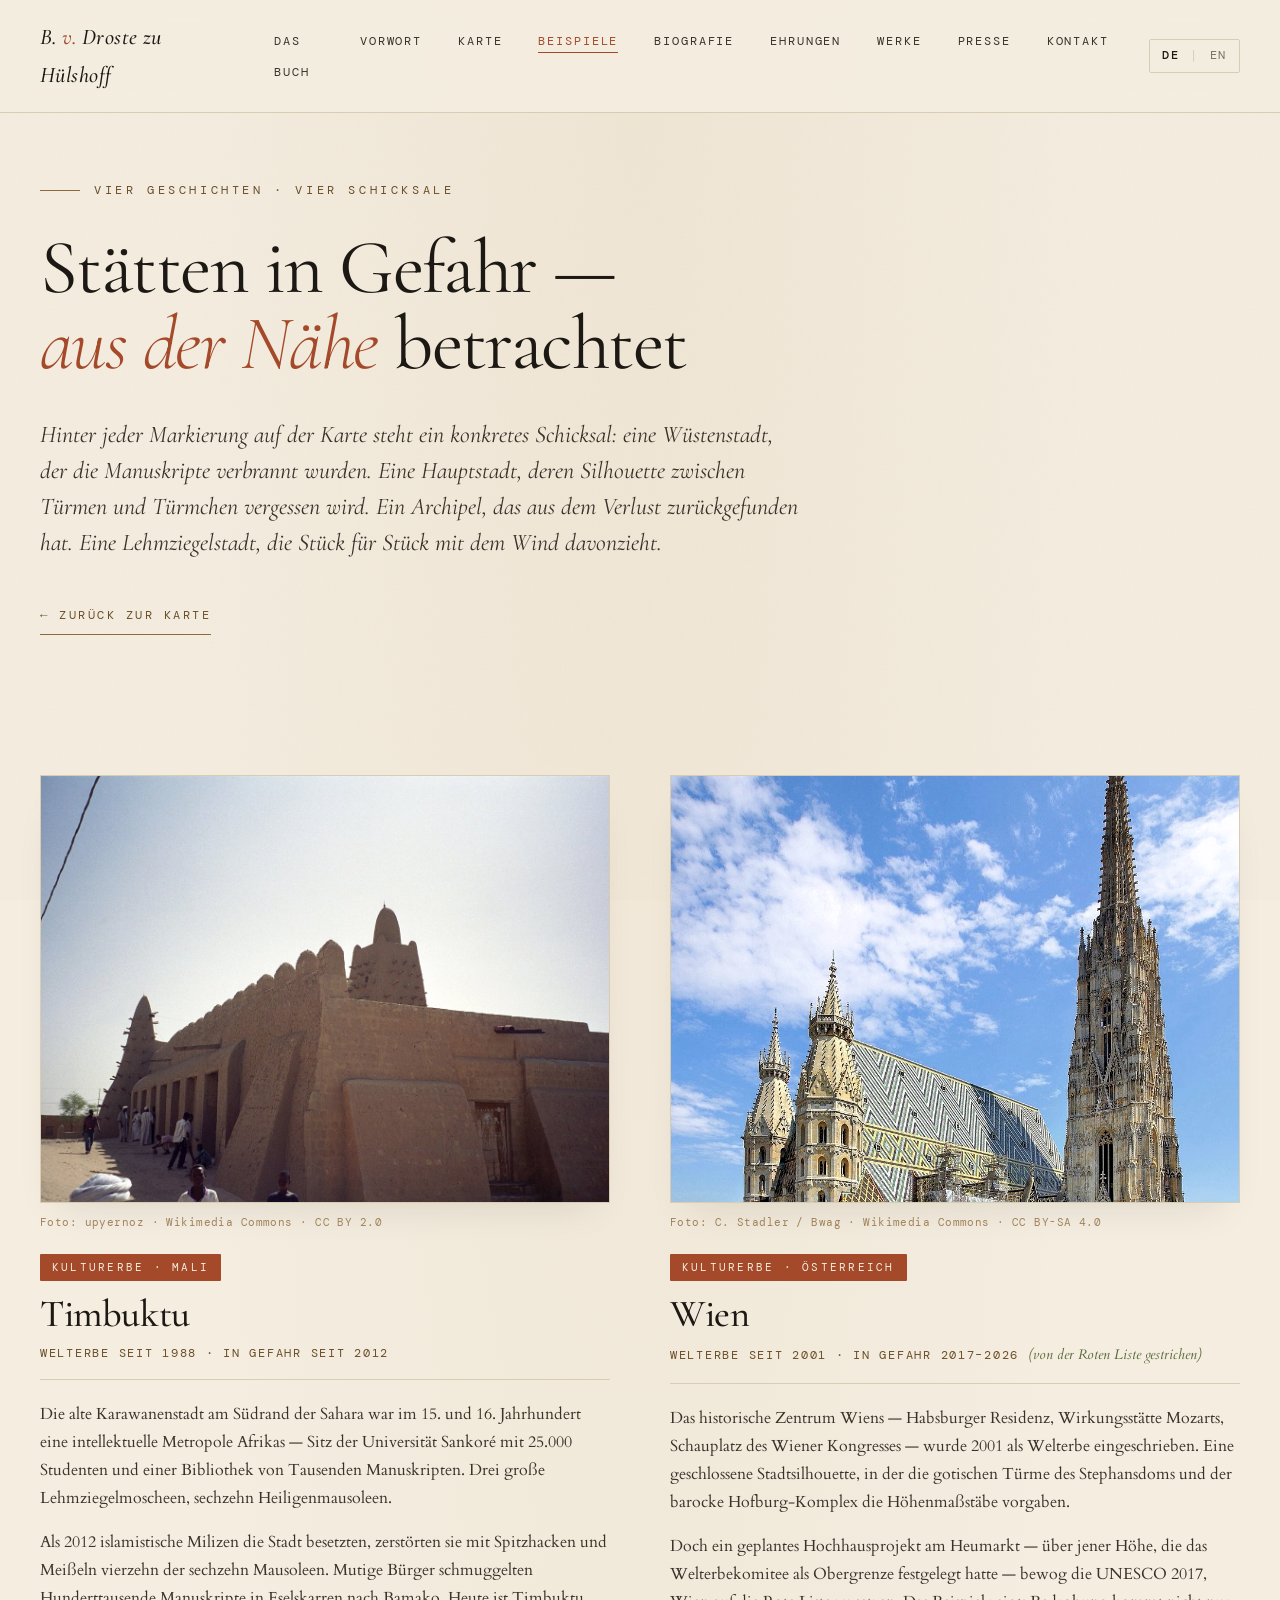
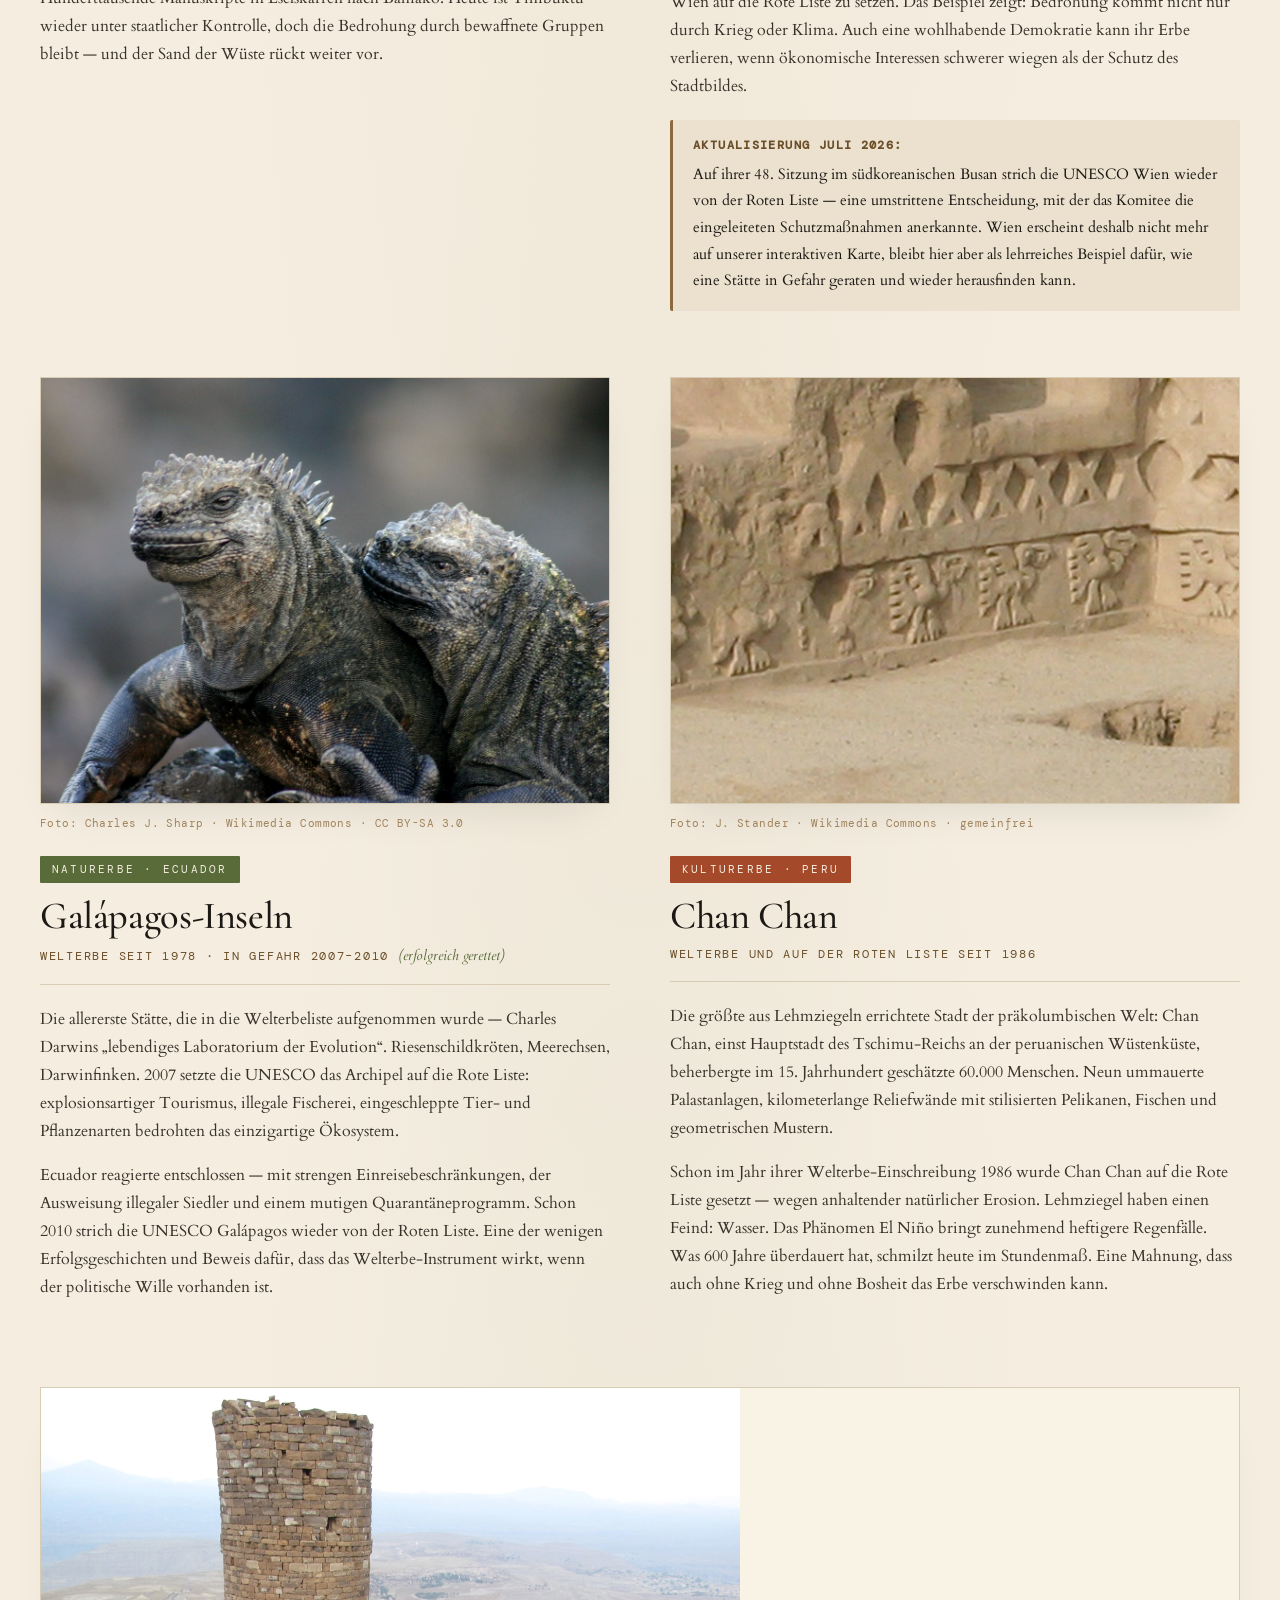
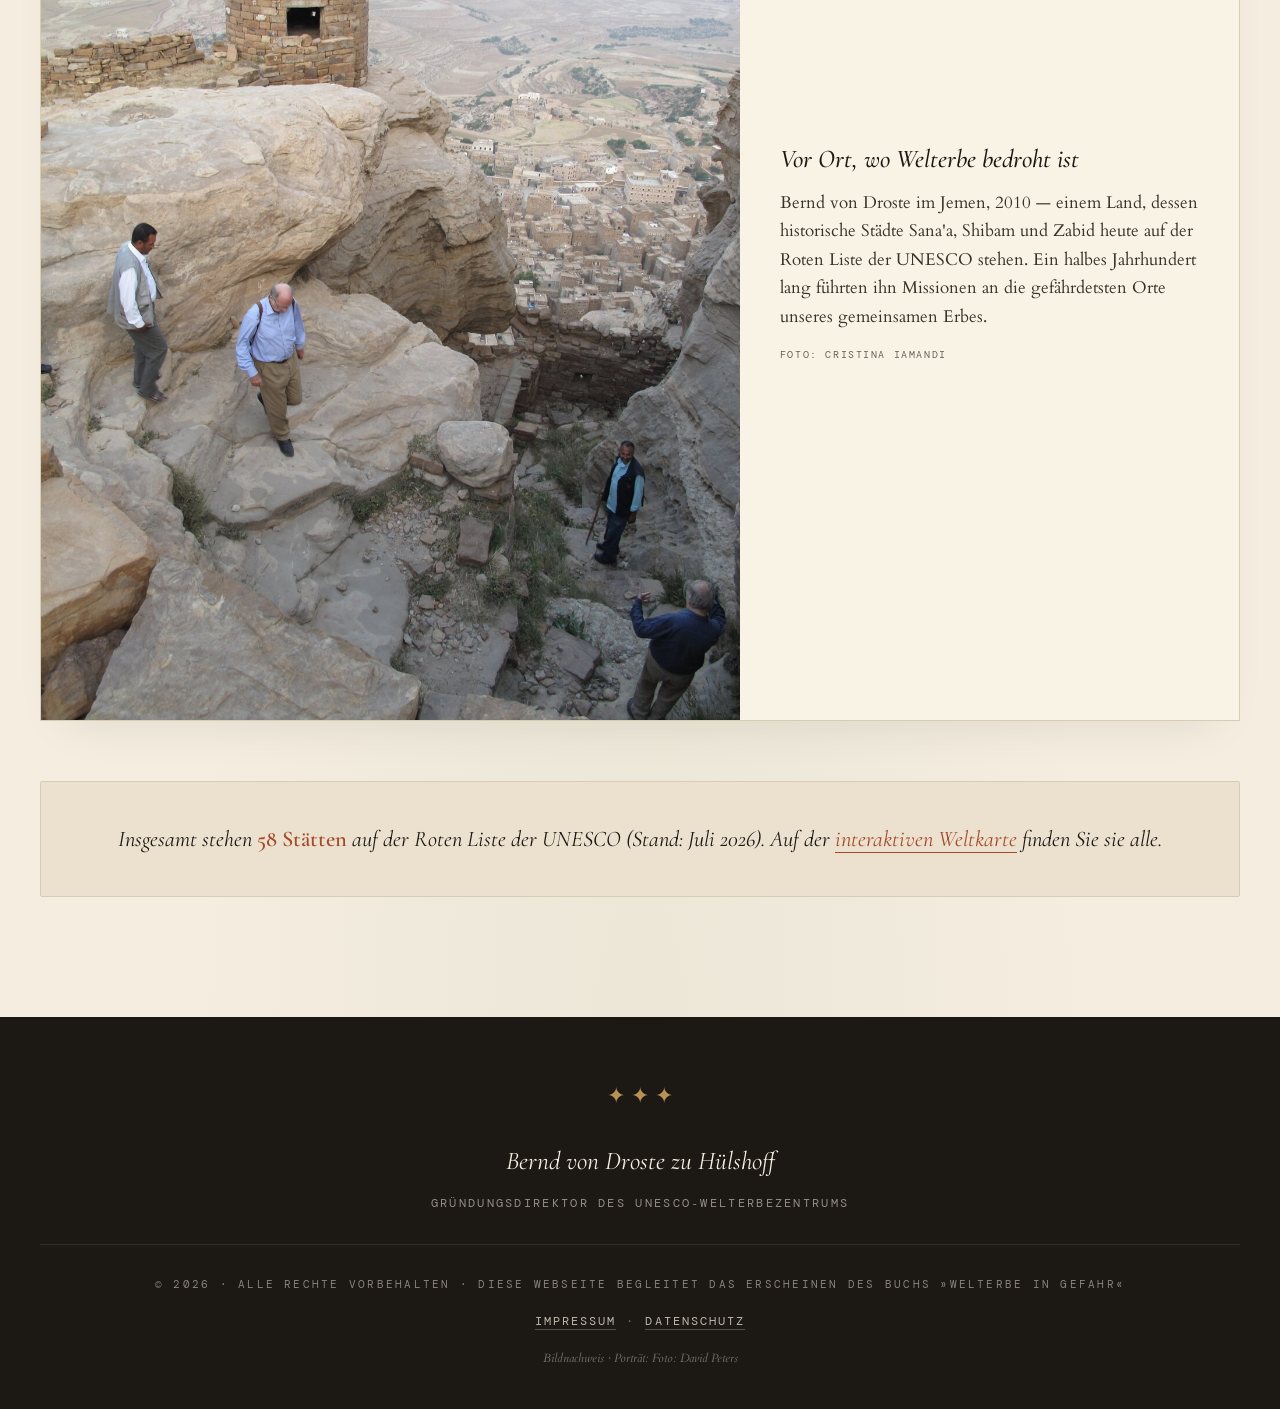
<file: beispiele.html>
<!DOCTYPE html>
<html lang="de">
<head>
  <meta charset="UTF-8" />
  <meta name="viewport" content="width=device-width, initial-scale=1.0" />
  <title>Stätten in Gefahr — Bernd von Droste zu Hülshoff</title>
  <meta name="description" content="Vier Welterbestätten in Gefahr — Timbuktu, Wien, Galápagos und Chan Chan. Konkrete Geschichten von Verlust, Bedrohung und Rettung." />

  <link rel="icon" type="image/svg+xml" href="assets/favicon.svg" />

  <link rel="preconnect" href="https://fonts.googleapis.com">
  <link rel="preconnect" href="https://fonts.gstatic.com" crossorigin>
  <link href="https://fonts.googleapis.com/css2?family=Cormorant+Garamond:ital,wght@0,300;0,400;0,500;0,600;0,700;1,300;1,400;1,500&family=Cardo:ital,wght@0,400;0,700;1,400&family=DM+Mono:wght@300;400;500&display=swap" rel="stylesheet">

  <link rel="stylesheet" href="css/styles.css" />
</head>
<body>

<nav id="topnav">
  <div class="nav-inner">
    <a href="index.html" class="nav-logo">B. <span>v.</span> Droste zu Hülshoff</a>
    <ul class="nav-links" id="navlinks">
      <li><a href="index.html#buch">Das Buch</a></li>
      <li><a href="vorwort.html">Vorwort</a></li>
      <li><a href="index.html#karte">Karte</a></li>
      <li><a href="beispiele.html" class="active">Beispiele</a></li>
      <li><a href="index.html#biografie">Biografie</a></li>
      <li><a href="index.html#ehrungen">Ehrungen</a></li>
      <li><a href="index.html#publikationen">Werke</a></li>
      <li><a href="presse.html">Presse</a></li>
      <li><a href="index.html#kontakt">Kontakt</a></li>
    </ul>
    <a href="en/examples.html" class="lang-switch" aria-label="Switch to English"><span class="lang-active">DE</span> <span class="lang-sep">|</span> <span class="lang-other">EN</span></a>
    <button class="nav-toggle" id="navtoggle" aria-label="Menü öffnen">≡</button>
  </div>
</nav>

<!-- ============= PAGE HEADER ============= -->
<header class="page-header" id="top">
  <div class="page-header-inner">
    <div class="hero-eyebrow">Vier Geschichten · Vier Schicksale</div>
    <h1 class="page-title">
      Stätten in Gefahr —
      <span class="breakpoint"><em>aus der Nähe</em> betrachtet</span>
    </h1>
    <p class="page-lead">
      Hinter jeder Markierung auf der Karte steht ein konkretes Schicksal: eine Wüstenstadt, der die Manuskripte verbrannt wurden. Eine Hauptstadt, deren Silhouette zwischen Türmen und Türmchen vergessen wird. Ein Archipel, das aus dem Verlust zurückgefunden hat. Eine Lehmziegelstadt, die Stück für Stück mit dem Wind davonzieht.
    </p>
    <a href="index.html#karte" class="page-backlink">← zurück zur Karte</a>
  </div>
</header>

<!-- ============= EXAMPLES ============= -->
<section class="examples-section">
  <div class="examples-grid">

    <!-- TIMBUKTU -->
    <article class="example-card reveal">
      <div class="example-image">
        <img src="assets/timbuktu.jpg" alt="Djinguereber-Moschee in Timbuktu, Mali" loading="lazy" onload="var c=this.parentElement.nextElementSibling; if(c&&c.classList.contains('example-credit')) c.style.display='block';" onerror="this.style.display='none'" />
        <div class="example-image-fallback">
          <svg viewBox="0 0 400 300" xmlns="http://www.w3.org/2000/svg">
            <rect width="400" height="300" fill="#e9dfc8"/>
            <rect x="14" y="14" width="372" height="272" fill="none" stroke="#c9b78f" stroke-width="1"/>
            <text x="200" y="150" text-anchor="middle" font-family="Georgia, serif" font-style="italic" font-size="26" fill="#6b4f29">Timbuktu</text>
            <text x="200" y="178" text-anchor="middle" font-family="Georgia, serif" font-size="12" letter-spacing="2" fill="#a08a5e">MALI</text>
          </svg>
        </div>
      </div>
      <div class="example-credit" style="display:none">Foto: upyernoz · Wikimedia Commons · CC BY 2.0</div>
      <div class="example-content">
        <div class="example-tag cultural">Kulturerbe · Mali</div>
        <h2 class="example-name">Timbuktu</h2>
        <div class="example-meta">Welterbe seit 1988 · In Gefahr seit 2012</div>
        <p>
          Die alte Karawanenstadt am Südrand der Sahara war im 15. und 16. Jahrhundert eine intellektuelle Metropole Afrikas — Sitz der Universität Sankoré mit 25.000 Studenten und einer Bibliothek von Tausenden Manuskripten. Drei große Lehmziegelmoscheen, sechzehn Heiligenmausoleen.
        </p>
        <p>
          Als 2012 islamistische Milizen die Stadt besetzten, zerstörten sie mit Spitzhacken und Meißeln vierzehn der sechzehn Mausoleen. Mutige Bürger schmuggelten Hunderttausende Manuskripte in Eselskarren nach Bamako. Heute ist Timbuktu wieder unter staatlicher Kontrolle, doch die Bedrohung durch bewaffnete Gruppen bleibt — und der Sand der Wüste rückt weiter vor.
        </p>
      </div>
    </article>

    <!-- WIEN -->
    <article class="example-card reveal">
      <div class="example-image">
        <img src="assets/wien.jpg" alt="Historisches Zentrum von Wien mit Stephansdom" loading="lazy" onload="var c=this.parentElement.nextElementSibling; if(c&&c.classList.contains('example-credit')) c.style.display='block';" onerror="this.style.display='none'" />
        <div class="example-image-fallback">
          <svg viewBox="0 0 400 300" xmlns="http://www.w3.org/2000/svg">
            <rect width="400" height="300" fill="#e9dfc8"/>
            <rect x="14" y="14" width="372" height="272" fill="none" stroke="#c9b78f" stroke-width="1"/>
            <text x="200" y="150" text-anchor="middle" font-family="Georgia, serif" font-style="italic" font-size="26" fill="#6b4f29">Wien</text>
            <text x="200" y="178" text-anchor="middle" font-family="Georgia, serif" font-size="12" letter-spacing="2" fill="#a08a5e">ÖSTERREICH</text>
          </svg>
        </div>
      </div>
      <div class="example-credit" style="display:none">Foto: C. Stadler / Bwag · Wikimedia Commons · CC BY-SA 4.0</div>
      <div class="example-content">
        <div class="example-tag cultural">Kulturerbe · Österreich</div>
        <h2 class="example-name">Wien</h2>
        <div class="example-meta">Welterbe seit 2001 · In Gefahr 2017–2026 <em>(von der Roten Liste gestrichen)</em></div>
        <p>
          Das historische Zentrum Wiens — Habsburger Residenz, Wirkungsstätte Mozarts, Schauplatz des Wiener Kongresses — wurde 2001 als Welterbe eingeschrieben. Eine geschlossene Stadtsilhouette, in der die gotischen Türme des Stephansdoms und der barocke Hofburg-Komplex die Höhenmaßstäbe vorgaben.
        </p>
        <p>
          Doch ein geplantes Hochhausprojekt am Heumarkt — über jener Höhe, die das Welterbekomitee als Obergrenze festgelegt hatte — bewog die UNESCO 2017, Wien auf die Rote Liste zu setzen. Das Beispiel zeigt: Bedrohung kommt nicht nur durch Krieg oder Klima. Auch eine wohlhabende Demokratie kann ihr Erbe verlieren, wenn ökonomische Interessen schwerer wiegen als der Schutz des Stadtbildes.
        </p>
        <p class="example-update">
          <strong>Aktualisierung Juli 2026:</strong> Auf ihrer 48. Sitzung im südkoreanischen Busan strich die UNESCO Wien wieder von der Roten Liste — eine umstrittene Entscheidung, mit der das Komitee die eingeleiteten Schutzmaßnahmen anerkannte. Wien erscheint deshalb nicht mehr auf unserer interaktiven Karte, bleibt hier aber als lehrreiches Beispiel dafür, wie eine Stätte in Gefahr geraten und wieder herausfinden kann.
        </p>
      </div>
    </article>

    <!-- GALÁPAGOS -->
    <article class="example-card reveal">
      <div class="example-image">
        <img src="assets/galapagos.jpg" alt="Galápagos-Inseln, Ecuador" loading="lazy" onload="var c=this.parentElement.nextElementSibling; if(c&&c.classList.contains('example-credit')) c.style.display='block';" onerror="this.style.display='none'" />
        <div class="example-image-fallback">
          <svg viewBox="0 0 400 300" xmlns="http://www.w3.org/2000/svg">
            <rect width="400" height="300" fill="#e9dfc8"/>
            <rect x="14" y="14" width="372" height="272" fill="none" stroke="#c9b78f" stroke-width="1"/>
            <text x="200" y="150" text-anchor="middle" font-family="Georgia, serif" font-style="italic" font-size="26" fill="#6b4f29">Galápagos</text>
            <text x="200" y="178" text-anchor="middle" font-family="Georgia, serif" font-size="12" letter-spacing="2" fill="#a08a5e">ECUADOR</text>
          </svg>
        </div>
      </div>
      <div class="example-credit" style="display:none">Foto: Charles J. Sharp · Wikimedia Commons · CC BY-SA 3.0</div>
      <div class="example-content">
        <div class="example-tag natural">Naturerbe · Ecuador</div>
        <h2 class="example-name">Galápagos‑Inseln</h2>
        <div class="example-meta">Welterbe seit 1978 · In Gefahr 2007–2010 <em>(erfolgreich gerettet)</em></div>
        <p>
          Die allererste Stätte, die in die Welterbeliste aufgenommen wurde — Charles Darwins „lebendiges Laboratorium der Evolution“. Riesenschildkröten, Meerechsen, Darwinfinken. 2007 setzte die UNESCO das Archipel auf die Rote Liste: explosionsartiger Tourismus, illegale Fischerei, eingeschleppte Tier‑ und Pflanzenarten bedrohten das einzigartige Ökosystem.
        </p>
        <p>
          Ecuador reagierte entschlossen — mit strengen Einreisebeschränkungen, der Ausweisung illegaler Siedler und einem mutigen Quarantäneprogramm. Schon 2010 strich die UNESCO Galápagos wieder von der Roten Liste. Eine der wenigen Erfolgsgeschichten und Beweis dafür, dass das Welterbe‑Instrument wirkt, wenn der politische Wille vorhanden ist.
        </p>
      </div>
    </article>

    <!-- CHAN CHAN -->
    <article class="example-card reveal">
      <div class="example-image">
        <img src="assets/chan-chan.jpg" alt="Lehmziegelreliefs in Chan Chan, Peru" loading="lazy" onload="var c=this.parentElement.nextElementSibling; if(c&&c.classList.contains('example-credit')) c.style.display='block';" onerror="this.style.display='none'" />
        <div class="example-image-fallback">
          <svg viewBox="0 0 400 300" xmlns="http://www.w3.org/2000/svg">
            <rect width="400" height="300" fill="#e9dfc8"/>
            <rect x="14" y="14" width="372" height="272" fill="none" stroke="#c9b78f" stroke-width="1"/>
            <text x="200" y="150" text-anchor="middle" font-family="Georgia, serif" font-style="italic" font-size="26" fill="#6b4f29">Chan Chan</text>
            <text x="200" y="178" text-anchor="middle" font-family="Georgia, serif" font-size="12" letter-spacing="2" fill="#a08a5e">PERU</text>
          </svg>
        </div>
      </div>
      <div class="example-credit" style="display:none">Foto: J. Stander · Wikimedia Commons · gemeinfrei</div>
      <div class="example-content">
        <div class="example-tag cultural">Kulturerbe · Peru</div>
        <h2 class="example-name">Chan Chan</h2>
        <div class="example-meta">Welterbe und auf der Roten Liste seit 1986</div>
        <p>
          Die größte aus Lehmziegeln errichtete Stadt der präkolumbischen Welt: Chan Chan, einst Hauptstadt des Tschimu‑Reichs an der peruanischen Wüstenküste, beherbergte im 15. Jahrhundert geschätzte 60.000 Menschen. Neun ummauerte Palastanlagen, kilometerlange Reliefwände mit stilisierten Pelikanen, Fischen und geometrischen Mustern.
        </p>
        <p>
          Schon im Jahr ihrer Welterbe‑Einschreibung 1986 wurde Chan Chan auf die Rote Liste gesetzt — wegen anhaltender natürlicher Erosion. Lehmziegel haben einen Feind: Wasser. Das Phänomen El Niño bringt zunehmend heftigere Regenfälle. Was 600 Jahre überdauert hat, schmilzt heute im Stundenmaß. Eine Mahnung, dass auch ohne Krieg und ohne Bosheit das Erbe verschwinden kann.
        </p>
      </div>
    </article>

  </div>

  <figure class="examples-feature reveal">
    <img src="assets/gallery/jemen-2010.jpg" alt="Bernd von Droste im Jemen, 2010" loading="lazy" />
    <figcaption>
      <strong>Vor Ort, wo Welterbe bedroht ist</strong>
      Bernd von Droste im Jemen, 2010 — einem Land, dessen historische Städte Sana'a, Shibam und Zabid heute auf der Roten Liste der UNESCO stehen. Ein halbes Jahrhundert lang führten ihn Missionen an die gefährdetsten Orte unseres gemeinsamen Erbes.
      <span class="examples-feature-credit">Foto: Cristina Iamandi</span>
    </figcaption>
  </figure>

  <div class="page-cta reveal">
    <p>Insgesamt stehen <strong>58 Stätten</strong> auf der Roten Liste der UNESCO (Stand: Juli 2026). Auf der <a href="index.html#karte">interaktiven Weltkarte</a> finden Sie sie alle.</p>
  </div>
</section>

<!-- ============= FOOTER ============= -->
<footer>
  <div class="footer-inner">
    <div class="footer-ornament">✦ ✦ ✦</div>
    <div class="footer-name">Bernd von Droste zu Hülshoff</div>
    <div style="font-family: var(--mono); font-size:0.72rem; letter-spacing:0.2em; text-transform:uppercase; color:rgba(244,237,224,0.55);">
      Gründungsdirektor des UNESCO‑Welterbezentrums
    </div>
    <div class="footer-meta">
      © 2026 · Alle Rechte vorbehalten · Diese Webseite begleitet das Erscheinen des Buchs »Welterbe in Gefahr«
    </div>
    <div class="footer-legal">
      <a href="impressum.html">Impressum</a><span class="sep">·</span><a href="datenschutz.html">Datenschutz</a>
    </div>
    <div class="footer-credits">
      Bildnachweis · Porträt: Foto: David Peters
    </div>
  </div>
</footer>

<script>
  // Simple navigation behavior — no map on this page
  const nav = document.getElementById('topnav');
  const navtoggle = document.getElementById('navtoggle');
  const navlinks = document.getElementById('navlinks');

  window.addEventListener('scroll', () => {
    nav.classList.toggle('scrolled', window.scrollY > 40);
  });

  if (navtoggle) {
    navtoggle.addEventListener('click', () => navlinks.classList.toggle('open'));
    navlinks.addEventListener('click', (e) => {
      if (e.target.tagName === 'A') navlinks.classList.remove('open');
    });
  }

  // Scroll reveal
  const reveals = document.querySelectorAll('.reveal');
  if (reveals.length && 'IntersectionObserver' in window) {
    const io = new IntersectionObserver((entries) => {
      entries.forEach((e) => {
        if (e.isIntersecting) {
          e.target.classList.add('in-view');
          io.unobserve(e.target);
        }
      });
    }, { rootMargin: '0px 0px -80px 0px' });
    reveals.forEach((r) => io.observe(r));
  }
</script>

</body>
</html>
</file>
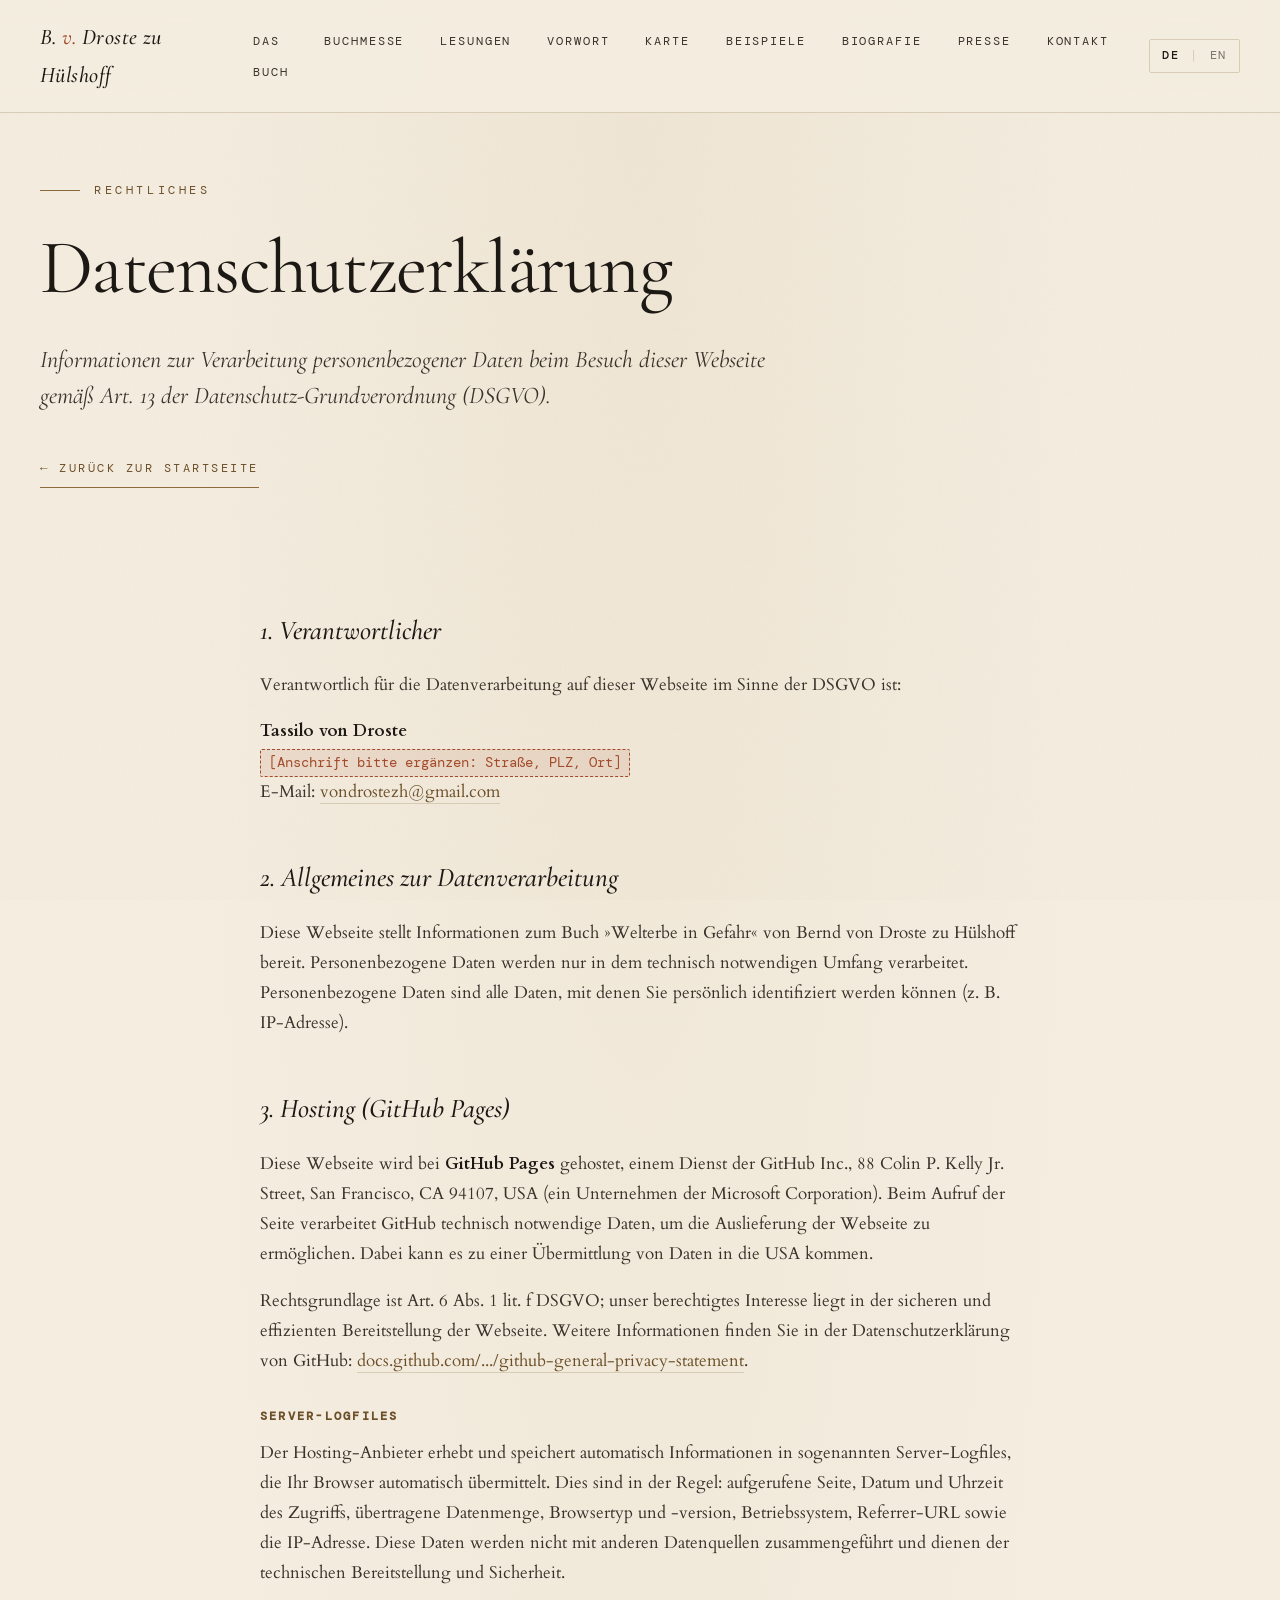
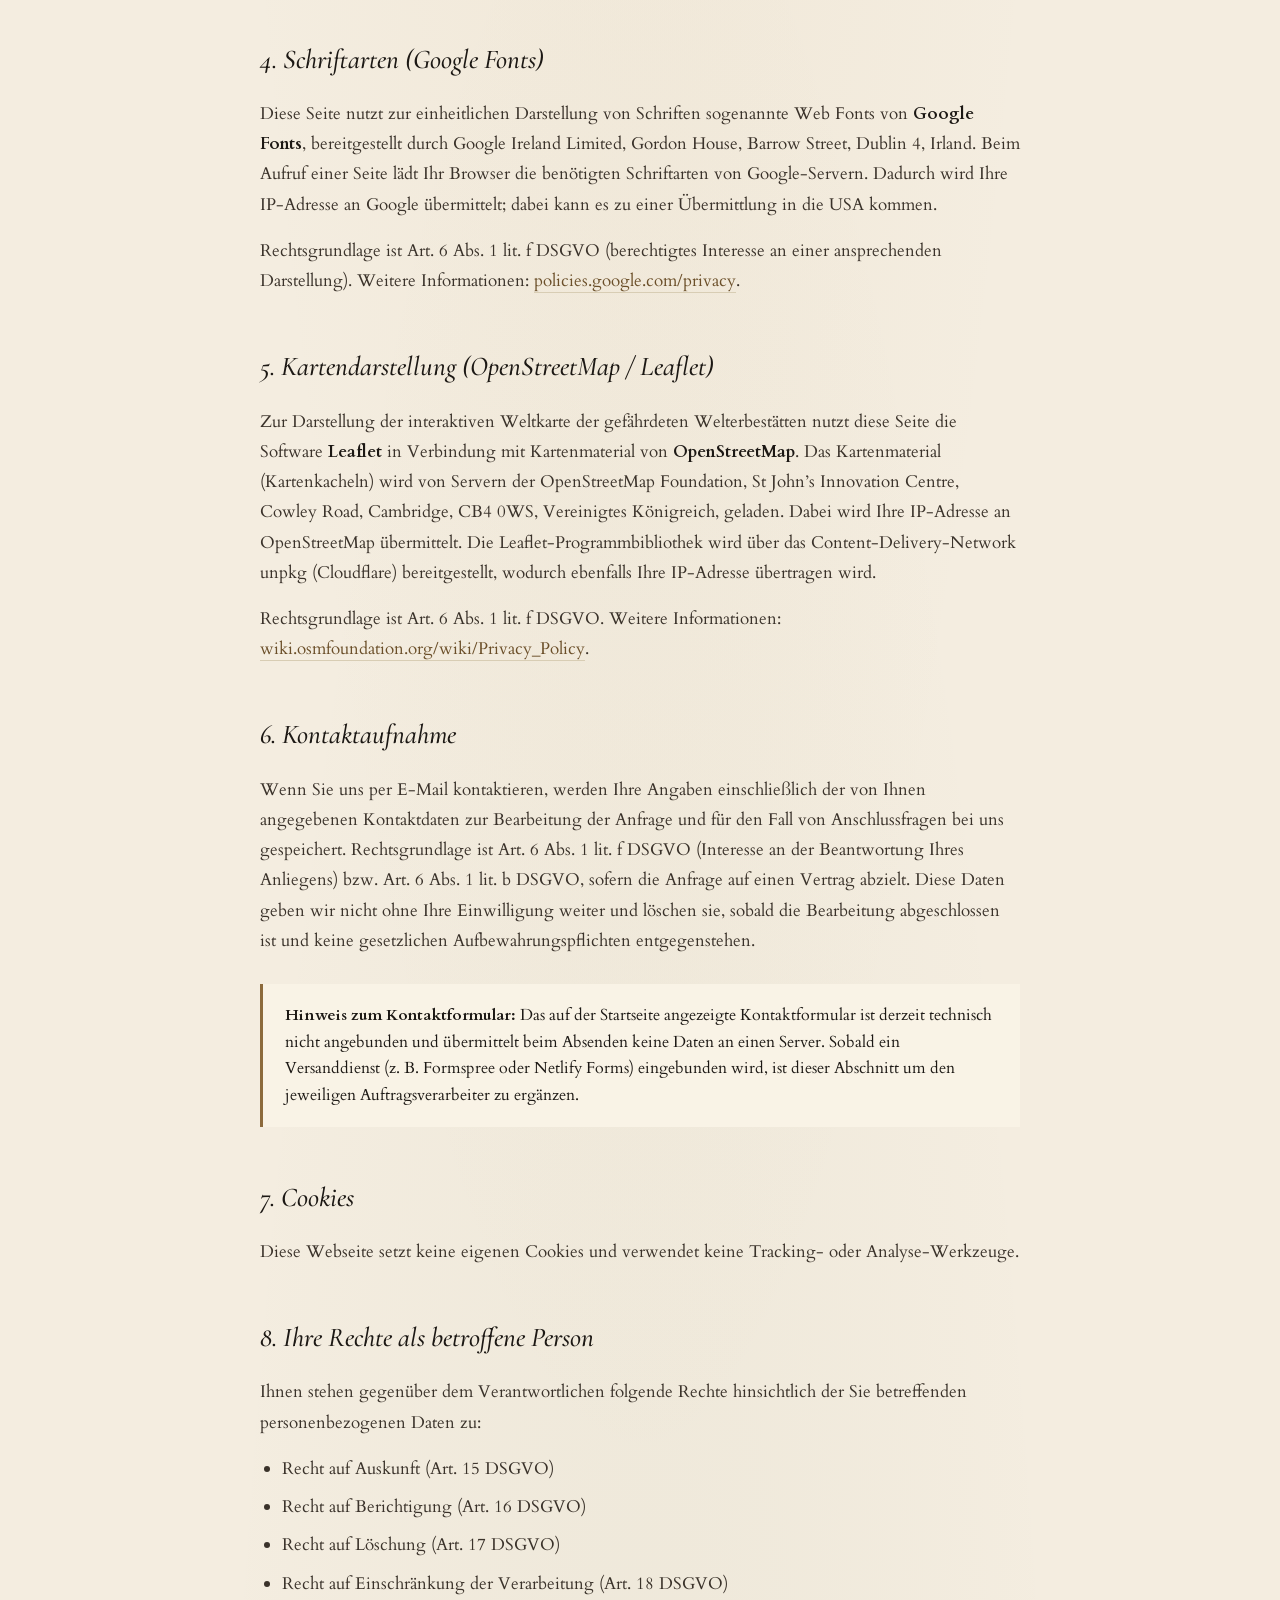
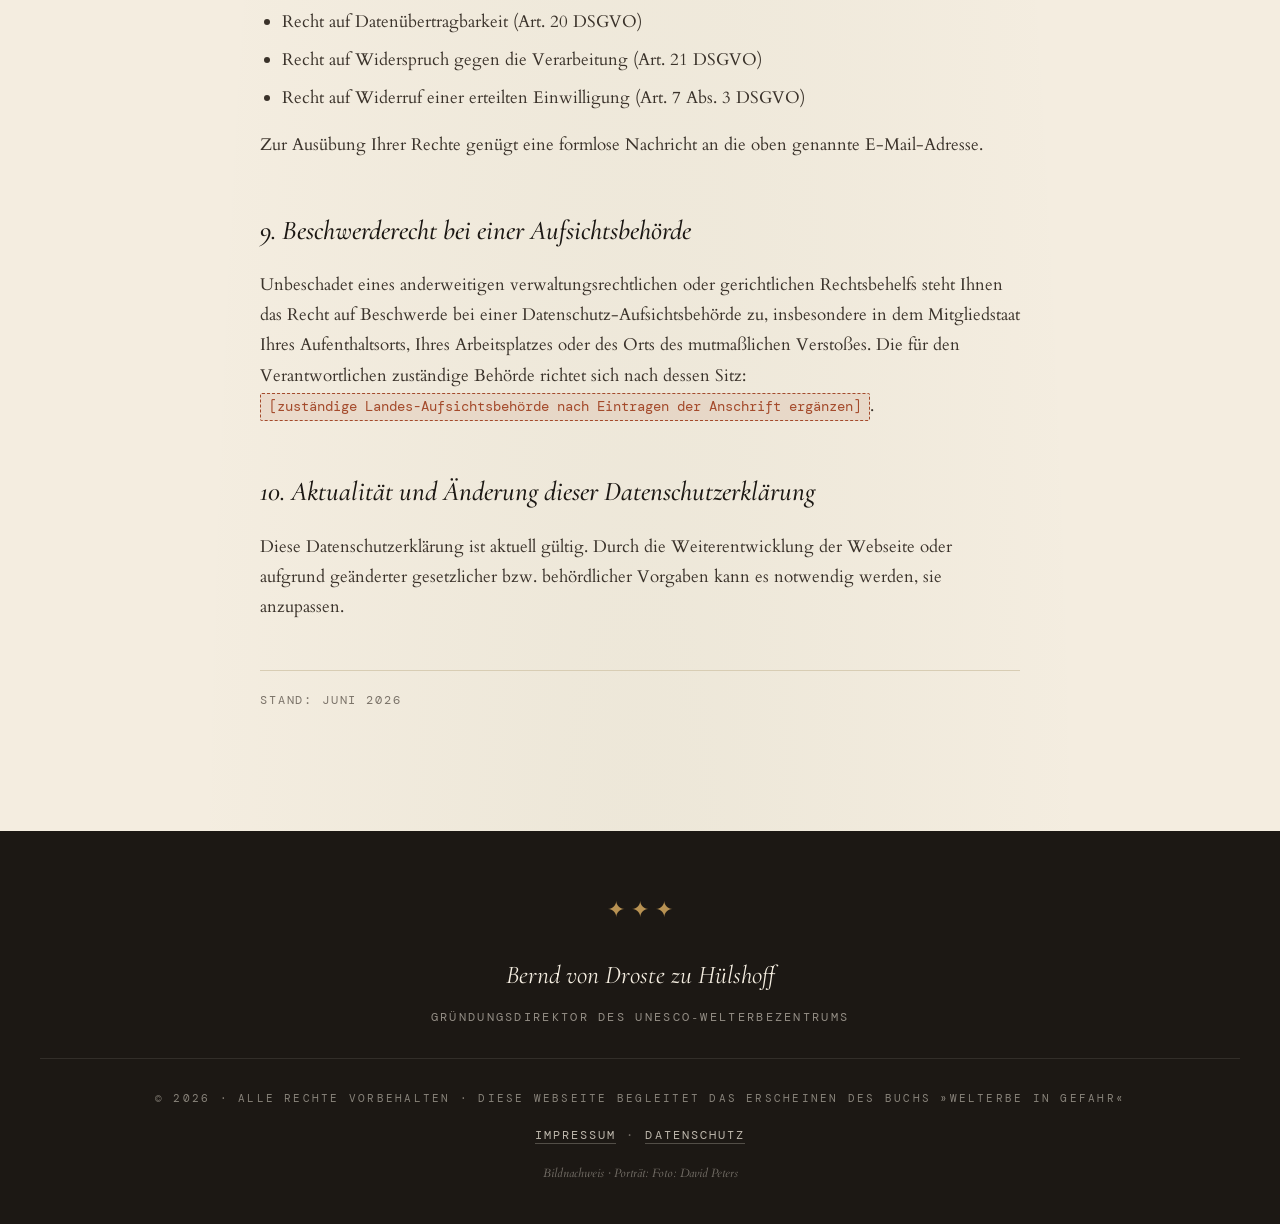
<file: datenschutz.html>
<!DOCTYPE html>
<html lang="de">
<head>
  <meta charset="UTF-8" />
  <meta name="viewport" content="width=device-width, initial-scale=1.0" />
  <title>Datenschutzerklärung — Welterbe in Gefahr · Bernd von Droste zu Hülshoff</title>
  <meta name="description" content="Datenschutzerklärung der Webseite zum Buch »Welterbe in Gefahr« von Bernd von Droste zu Hülshoff." />
  <meta name="robots" content="noindex" />

  <link rel="icon" type="image/svg+xml" href="assets/favicon.svg" />

  <link rel="preconnect" href="https://fonts.googleapis.com">
  <link rel="preconnect" href="https://fonts.gstatic.com" crossorigin>
  <link href="https://fonts.googleapis.com/css2?family=Cormorant+Garamond:ital,wght@0,300;0,400;0,500;0,600;0,700;1,300;1,400;1,500&family=Cardo:ital,wght@0,400;0,700;1,400&family=DM+Mono:wght@300;400;500&display=swap" rel="stylesheet">

  <link rel="stylesheet" href="css/styles.css" />
</head>
<body>

<nav id="topnav">
  <div class="nav-inner">
    <a href="index.html" class="nav-logo">B. <span>v.</span> Droste zu Hülshoff</a>
    <ul class="nav-links" id="navlinks">
      <li><a href="index.html#buch">Das Buch</a></li>
      <li><a href="index.html#buchmesse">Buchmesse</a></li>
      <li><a href="index.html#lesungen">Lesungen</a></li>
      <li><a href="vorwort.html">Vorwort</a></li>
      <li><a href="index.html#karte">Karte</a></li>
      <li><a href="beispiele.html">Beispiele</a></li>
      <li><a href="index.html#biografie">Biografie</a></li>
      <li><a href="presse.html">Presse</a></li>
      <li><a href="index.html#kontakt">Kontakt</a></li>
    </ul>
    <a href="en/privacy.html" class="lang-switch" aria-label="Switch to English"><span class="lang-active">DE</span> <span class="lang-sep">|</span> <span class="lang-other">EN</span></a>
    <button class="nav-toggle" id="navtoggle" aria-label="Menü öffnen">≡</button>
  </div>
</nav>

<!-- ============= PAGE HEADER ============= -->
<header class="page-header" id="top">
  <div class="page-header-inner">
    <div class="hero-eyebrow">Rechtliches</div>
    <h1 class="page-title">Datenschutz&shy;erklärung</h1>
    <p class="page-lead">
      Informationen zur Verarbeitung personenbezogener Daten beim Besuch dieser Webseite gemäß Art. 13 der Datenschutz-Grundverordnung (DSGVO).
    </p>
    <a href="index.html" class="page-backlink">← zurück zur Startseite</a>
  </div>
</header>

<!-- ============= INHALT ============= -->
<article class="legal">
  <div class="legal-inner">

    <h2>1. Verantwortlicher</h2>
    <p>
      Verantwortlich für die Datenverarbeitung auf dieser Webseite im Sinne der DSGVO ist:
    </p>
    <p>
      <strong>Tassilo von Droste</strong><br>
      <span class="legal-placeholder">[Anschrift bitte ergänzen: Straße, PLZ, Ort]</span><br>
      E-Mail: <a href="mailto:vondrostezh@gmail.com">vondrostezh@gmail.com</a>
    </p>

    <h2>2. Allgemeines zur Datenverarbeitung</h2>
    <p>
      Diese Webseite stellt Informationen zum Buch »Welterbe in Gefahr« von Bernd von Droste zu Hülshoff bereit. Personenbezogene Daten werden nur in dem technisch notwendigen Umfang verarbeitet. Personenbezogene Daten sind alle Daten, mit denen Sie persönlich identifiziert werden können (z. B. IP-Adresse).
    </p>

    <h2>3. Hosting (GitHub Pages)</h2>
    <p>
      Diese Webseite wird bei <strong>GitHub Pages</strong> gehostet, einem Dienst der GitHub Inc., 88 Colin P. Kelly Jr. Street, San Francisco, CA 94107, USA (ein Unternehmen der Microsoft Corporation). Beim Aufruf der Seite verarbeitet GitHub technisch notwendige Daten, um die Auslieferung der Webseite zu ermöglichen. Dabei kann es zu einer Übermittlung von Daten in die USA kommen.
    </p>
    <p>
      Rechtsgrundlage ist Art. 6 Abs. 1 lit. f DSGVO; unser berechtigtes Interesse liegt in der sicheren und effizienten Bereitstellung der Webseite. Weitere Informationen finden Sie in der Datenschutzerklärung von GitHub: <a href="https://docs.github.com/en/site-policy/privacy-policies/github-general-privacy-statement" target="_blank" rel="noopener">docs.github.com/.../github-general-privacy-statement</a>.
    </p>

    <h3>Server-Logfiles</h3>
    <p>
      Der Hosting-Anbieter erhebt und speichert automatisch Informationen in sogenannten Server-Logfiles, die Ihr Browser automatisch übermittelt. Dies sind in der Regel: aufgerufene Seite, Datum und Uhrzeit des Zugriffs, übertragene Datenmenge, Browsertyp und -version, Betriebssystem, Referrer-URL sowie die IP-Adresse. Diese Daten werden nicht mit anderen Datenquellen zusammengeführt und dienen der technischen Bereitstellung und Sicherheit.
    </p>

    <h2>4. Schriftarten (Google Fonts)</h2>
    <p>
      Diese Seite nutzt zur einheitlichen Darstellung von Schriften sogenannte Web Fonts von <strong>Google Fonts</strong>, bereitgestellt durch Google Ireland Limited, Gordon House, Barrow Street, Dublin 4, Irland. Beim Aufruf einer Seite lädt Ihr Browser die benötigten Schriftarten von Google-Servern. Dadurch wird Ihre IP-Adresse an Google übermittelt; dabei kann es zu einer Übermittlung in die USA kommen.
    </p>
    <p>
      Rechtsgrundlage ist Art. 6 Abs. 1 lit. f DSGVO (berechtigtes Interesse an einer ansprechenden Darstellung). Weitere Informationen: <a href="https://policies.google.com/privacy" target="_blank" rel="noopener">policies.google.com/privacy</a>.
    </p>

    <h2>5. Kartendarstellung (OpenStreetMap / Leaflet)</h2>
    <p>
      Zur Darstellung der interaktiven Weltkarte der gefährdeten Welterbestätten nutzt diese Seite die Software <strong>Leaflet</strong> in Verbindung mit Kartenmaterial von <strong>OpenStreetMap</strong>. Das Kartenmaterial (Kartenkacheln) wird von Servern der OpenStreetMap Foundation, St John&rsquo;s Innovation Centre, Cowley Road, Cambridge, CB4 0WS, Vereinigtes Königreich, geladen. Dabei wird Ihre IP-Adresse an OpenStreetMap übermittelt. Die Leaflet-Programmbibliothek wird über das Content-Delivery-Network unpkg (Cloudflare) bereitgestellt, wodurch ebenfalls Ihre IP-Adresse übertragen wird.
    </p>
    <p>
      Rechtsgrundlage ist Art. 6 Abs. 1 lit. f DSGVO. Weitere Informationen: <a href="https://wiki.osmfoundation.org/wiki/Privacy_Policy" target="_blank" rel="noopener">wiki.osmfoundation.org/wiki/Privacy_Policy</a>.
    </p>

    <h2>6. Kontaktaufnahme</h2>
    <p>
      Wenn Sie uns per E-Mail kontaktieren, werden Ihre Angaben einschließlich der von Ihnen angegebenen Kontaktdaten zur Bearbeitung der Anfrage und für den Fall von Anschlussfragen bei uns gespeichert. Rechtsgrundlage ist Art. 6 Abs. 1 lit. f DSGVO (Interesse an der Beantwortung Ihres Anliegens) bzw. Art. 6 Abs. 1 lit. b DSGVO, sofern die Anfrage auf einen Vertrag abzielt. Diese Daten geben wir nicht ohne Ihre Einwilligung weiter und löschen sie, sobald die Bearbeitung abgeschlossen ist und keine gesetzlichen Aufbewahrungspflichten entgegenstehen.
    </p>
    <div class="legal-note">
      <strong>Hinweis zum Kontaktformular:</strong> Das auf der Startseite angezeigte Kontaktformular ist derzeit technisch nicht angebunden und übermittelt beim Absenden keine Daten an einen Server. Sobald ein Versanddienst (z. B. Formspree oder Netlify Forms) eingebunden wird, ist dieser Abschnitt um den jeweiligen Auftragsverarbeiter zu ergänzen.
    </div>

    <h2>7. Cookies</h2>
    <p>
      Diese Webseite setzt keine eigenen Cookies und verwendet keine Tracking- oder Analyse-Werkzeuge.
    </p>

    <h2>8. Ihre Rechte als betroffene Person</h2>
    <p>Ihnen stehen gegenüber dem Verantwortlichen folgende Rechte hinsichtlich der Sie betreffenden personenbezogenen Daten zu:</p>
    <ul>
      <li>Recht auf Auskunft (Art. 15 DSGVO)</li>
      <li>Recht auf Berichtigung (Art. 16 DSGVO)</li>
      <li>Recht auf Löschung (Art. 17 DSGVO)</li>
      <li>Recht auf Einschränkung der Verarbeitung (Art. 18 DSGVO)</li>
      <li>Recht auf Datenübertragbarkeit (Art. 20 DSGVO)</li>
      <li>Recht auf Widerspruch gegen die Verarbeitung (Art. 21 DSGVO)</li>
      <li>Recht auf Widerruf einer erteilten Einwilligung (Art. 7 Abs. 3 DSGVO)</li>
    </ul>
    <p>Zur Ausübung Ihrer Rechte genügt eine formlose Nachricht an die oben genannte E-Mail-Adresse.</p>

    <h2>9. Beschwerderecht bei einer Aufsichtsbehörde</h2>
    <p>
      Unbeschadet eines anderweitigen verwaltungsrechtlichen oder gerichtlichen Rechtsbehelfs steht Ihnen das Recht auf Beschwerde bei einer Datenschutz-Aufsichtsbehörde zu, insbesondere in dem Mitgliedstaat Ihres Aufenthaltsorts, Ihres Arbeitsplatzes oder des Orts des mutmaßlichen Verstoßes. Die für den Verantwortlichen zuständige Behörde richtet sich nach dessen Sitz: <span class="legal-placeholder">[zuständige Landes-Aufsichtsbehörde nach Eintragen der Anschrift ergänzen]</span>.
    </p>

    <h2>10. Aktualität und Änderung dieser Datenschutzerklärung</h2>
    <p>
      Diese Datenschutzerklärung ist aktuell gültig. Durch die Weiterentwicklung der Webseite oder aufgrund geänderter gesetzlicher bzw. behördlicher Vorgaben kann es notwendig werden, sie anzupassen.
    </p>

    <div class="legal-updated">Stand: Juni 2026</div>

  </div>
</article>

<!-- ============= FOOTER ============= -->
<footer>
  <div class="footer-inner">
    <div class="footer-ornament">✦ ✦ ✦</div>
    <div class="footer-name">Bernd von Droste zu Hülshoff</div>
    <div style="font-family: var(--mono); font-size:0.72rem; letter-spacing:0.2em; text-transform:uppercase; color:rgba(244,237,224,0.55);">
      Gründungsdirektor des UNESCO‑Welterbezentrums
    </div>
    <div class="footer-meta">
      © 2026 · Alle Rechte vorbehalten · Diese Webseite begleitet das Erscheinen des Buchs »Welterbe in Gefahr«
    </div>
    <div class="footer-legal">
      <a href="impressum.html">Impressum</a><span class="sep">·</span><a href="datenschutz.html">Datenschutz</a>
    </div>
    <div class="footer-credits">
      Bildnachweis · Porträt: Foto: David Peters
    </div>
  </div>
</footer>

</body>
</html>
</file>
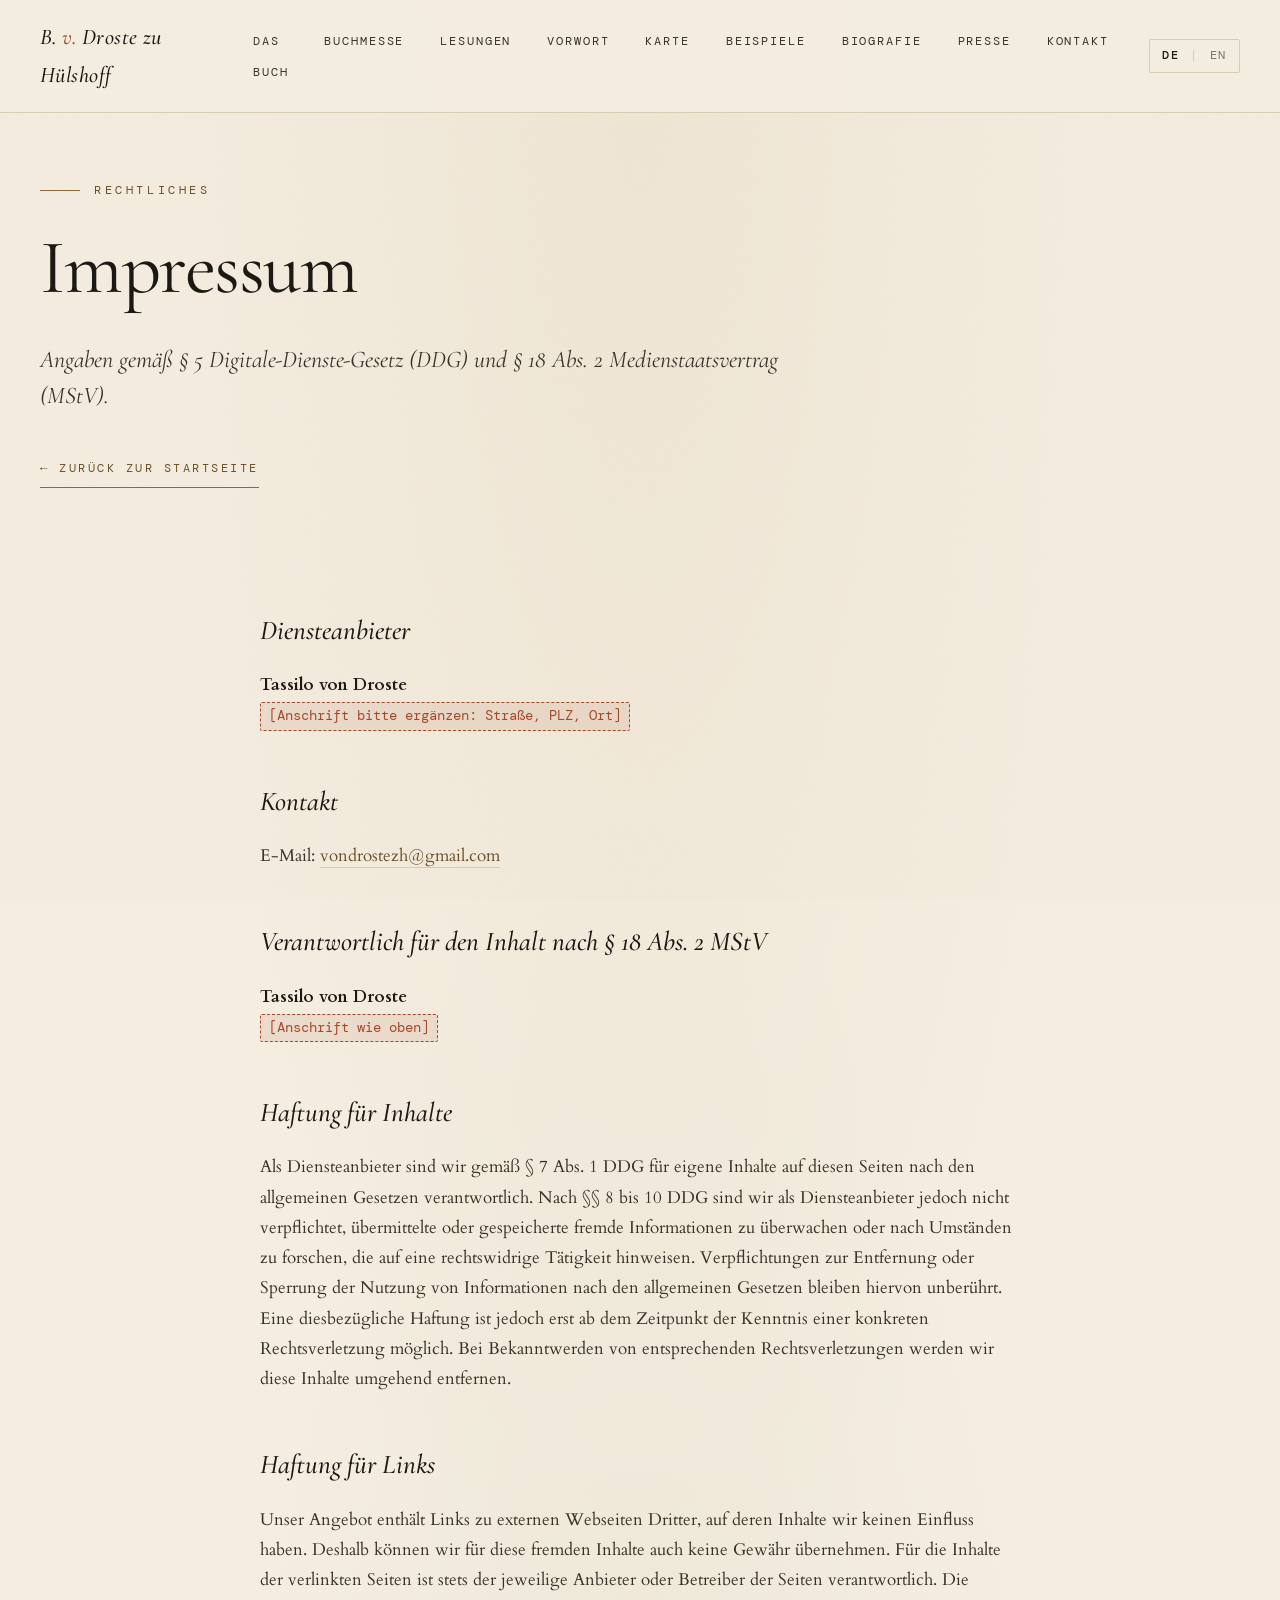
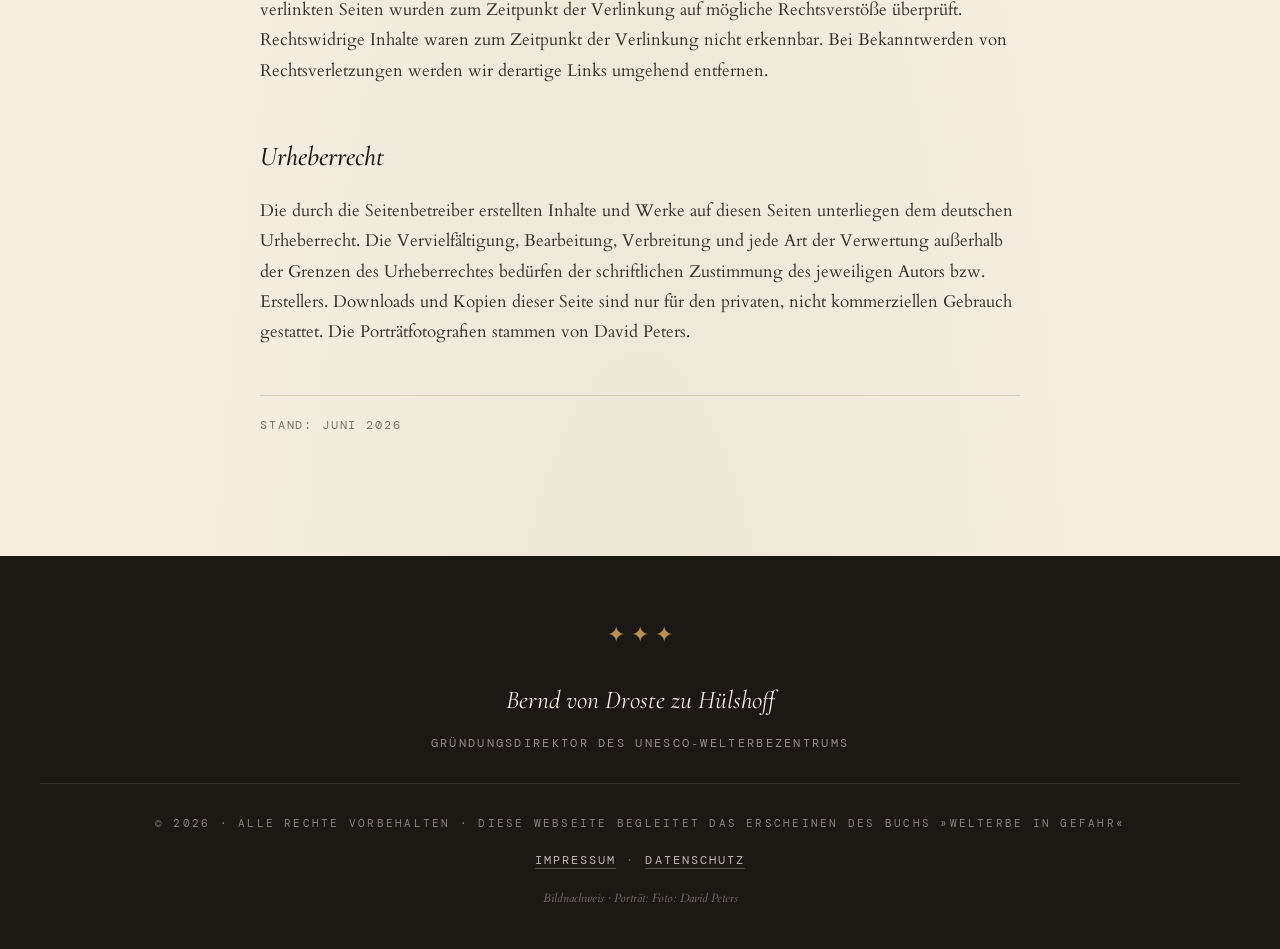
<file: impressum.html>
<!DOCTYPE html>
<html lang="de">
<head>
  <meta charset="UTF-8" />
  <meta name="viewport" content="width=device-width, initial-scale=1.0" />
  <title>Impressum — Welterbe in Gefahr · Bernd von Droste zu Hülshoff</title>
  <meta name="description" content="Impressum der Webseite zum Buch »Welterbe in Gefahr« von Bernd von Droste zu Hülshoff." />
  <meta name="robots" content="noindex" />

  <link rel="icon" type="image/svg+xml" href="assets/favicon.svg" />

  <link rel="preconnect" href="https://fonts.googleapis.com">
  <link rel="preconnect" href="https://fonts.gstatic.com" crossorigin>
  <link href="https://fonts.googleapis.com/css2?family=Cormorant+Garamond:ital,wght@0,300;0,400;0,500;0,600;0,700;1,300;1,400;1,500&family=Cardo:ital,wght@0,400;0,700;1,400&family=DM+Mono:wght@300;400;500&display=swap" rel="stylesheet">

  <link rel="stylesheet" href="css/styles.css" />
</head>
<body>

<nav id="topnav">
  <div class="nav-inner">
    <a href="index.html" class="nav-logo">B. <span>v.</span> Droste zu Hülshoff</a>
    <ul class="nav-links" id="navlinks">
      <li><a href="index.html#buch">Das Buch</a></li>
      <li><a href="index.html#buchmesse">Buchmesse</a></li>
      <li><a href="index.html#lesungen">Lesungen</a></li>
      <li><a href="vorwort.html">Vorwort</a></li>
      <li><a href="index.html#karte">Karte</a></li>
      <li><a href="beispiele.html">Beispiele</a></li>
      <li><a href="index.html#biografie">Biografie</a></li>
      <li><a href="presse.html">Presse</a></li>
      <li><a href="index.html#kontakt">Kontakt</a></li>
    </ul>
    <a href="en/imprint.html" class="lang-switch" aria-label="Switch to English"><span class="lang-active">DE</span> <span class="lang-sep">|</span> <span class="lang-other">EN</span></a>
    <button class="nav-toggle" id="navtoggle" aria-label="Menü öffnen">≡</button>
  </div>
</nav>

<!-- ============= PAGE HEADER ============= -->
<header class="page-header" id="top">
  <div class="page-header-inner">
    <div class="hero-eyebrow">Rechtliches</div>
    <h1 class="page-title">Impressum</h1>
    <p class="page-lead">
      Angaben gemäß § 5 Digitale-Dienste-Gesetz (DDG) und § 18 Abs. 2 Medienstaatsvertrag (MStV).
    </p>
    <a href="index.html" class="page-backlink">← zurück zur Startseite</a>
  </div>
</header>

<!-- ============= INHALT ============= -->
<article class="legal">
  <div class="legal-inner">

    <h2>Diensteanbieter</h2>
    <p>
      <strong>Tassilo von Droste</strong><br>
      <span class="legal-placeholder">[Anschrift bitte ergänzen: Straße, PLZ, Ort]</span>
    </p>

    <h2>Kontakt</h2>
    <p>
      E-Mail: <a href="mailto:vondrostezh@gmail.com">vondrostezh@gmail.com</a>
    </p>

    <h2>Verantwortlich für den Inhalt nach § 18 Abs. 2 MStV</h2>
    <p>
      <strong>Tassilo von Droste</strong><br>
      <span class="legal-placeholder">[Anschrift wie oben]</span>
    </p>

    <h2>Haftung für Inhalte</h2>
    <p>
      Als Diensteanbieter sind wir gemäß § 7 Abs. 1 DDG für eigene Inhalte auf diesen Seiten nach den allgemeinen Gesetzen verantwortlich. Nach §§ 8 bis 10 DDG sind wir als Diensteanbieter jedoch nicht verpflichtet, übermittelte oder gespeicherte fremde Informationen zu überwachen oder nach Umständen zu forschen, die auf eine rechtswidrige Tätigkeit hinweisen. Verpflichtungen zur Entfernung oder Sperrung der Nutzung von Informationen nach den allgemeinen Gesetzen bleiben hiervon unberührt. Eine diesbezügliche Haftung ist jedoch erst ab dem Zeitpunkt der Kenntnis einer konkreten Rechtsverletzung möglich. Bei Bekanntwerden von entsprechenden Rechtsverletzungen werden wir diese Inhalte umgehend entfernen.
    </p>

    <h2>Haftung für Links</h2>
    <p>
      Unser Angebot enthält Links zu externen Webseiten Dritter, auf deren Inhalte wir keinen Einfluss haben. Deshalb können wir für diese fremden Inhalte auch keine Gewähr übernehmen. Für die Inhalte der verlinkten Seiten ist stets der jeweilige Anbieter oder Betreiber der Seiten verantwortlich. Die verlinkten Seiten wurden zum Zeitpunkt der Verlinkung auf mögliche Rechtsverstöße überprüft. Rechtswidrige Inhalte waren zum Zeitpunkt der Verlinkung nicht erkennbar. Bei Bekanntwerden von Rechtsverletzungen werden wir derartige Links umgehend entfernen.
    </p>

    <h2>Urheberrecht</h2>
    <p>
      Die durch die Seitenbetreiber erstellten Inhalte und Werke auf diesen Seiten unterliegen dem deutschen Urheberrecht. Die Vervielfältigung, Bearbeitung, Verbreitung und jede Art der Verwertung außerhalb der Grenzen des Urheberrechtes bedürfen der schriftlichen Zustimmung des jeweiligen Autors bzw. Erstellers. Downloads und Kopien dieser Seite sind nur für den privaten, nicht kommerziellen Gebrauch gestattet. Die Porträtfotografien stammen von David Peters.
    </p>

    <div class="legal-updated">Stand: Juni 2026</div>

  </div>
</article>

<!-- ============= FOOTER ============= -->
<footer>
  <div class="footer-inner">
    <div class="footer-ornament">✦ ✦ ✦</div>
    <div class="footer-name">Bernd von Droste zu Hülshoff</div>
    <div style="font-family: var(--mono); font-size:0.72rem; letter-spacing:0.2em; text-transform:uppercase; color:rgba(244,237,224,0.55);">
      Gründungsdirektor des UNESCO‑Welterbezentrums
    </div>
    <div class="footer-meta">
      © 2026 · Alle Rechte vorbehalten · Diese Webseite begleitet das Erscheinen des Buchs »Welterbe in Gefahr«
    </div>
    <div class="footer-legal">
      <a href="impressum.html">Impressum</a><span class="sep">·</span><a href="datenschutz.html">Datenschutz</a>
    </div>
    <div class="footer-credits">
      Bildnachweis · Porträt: Foto: David Peters
    </div>
  </div>
</footer>

</body>
</html>
</file>
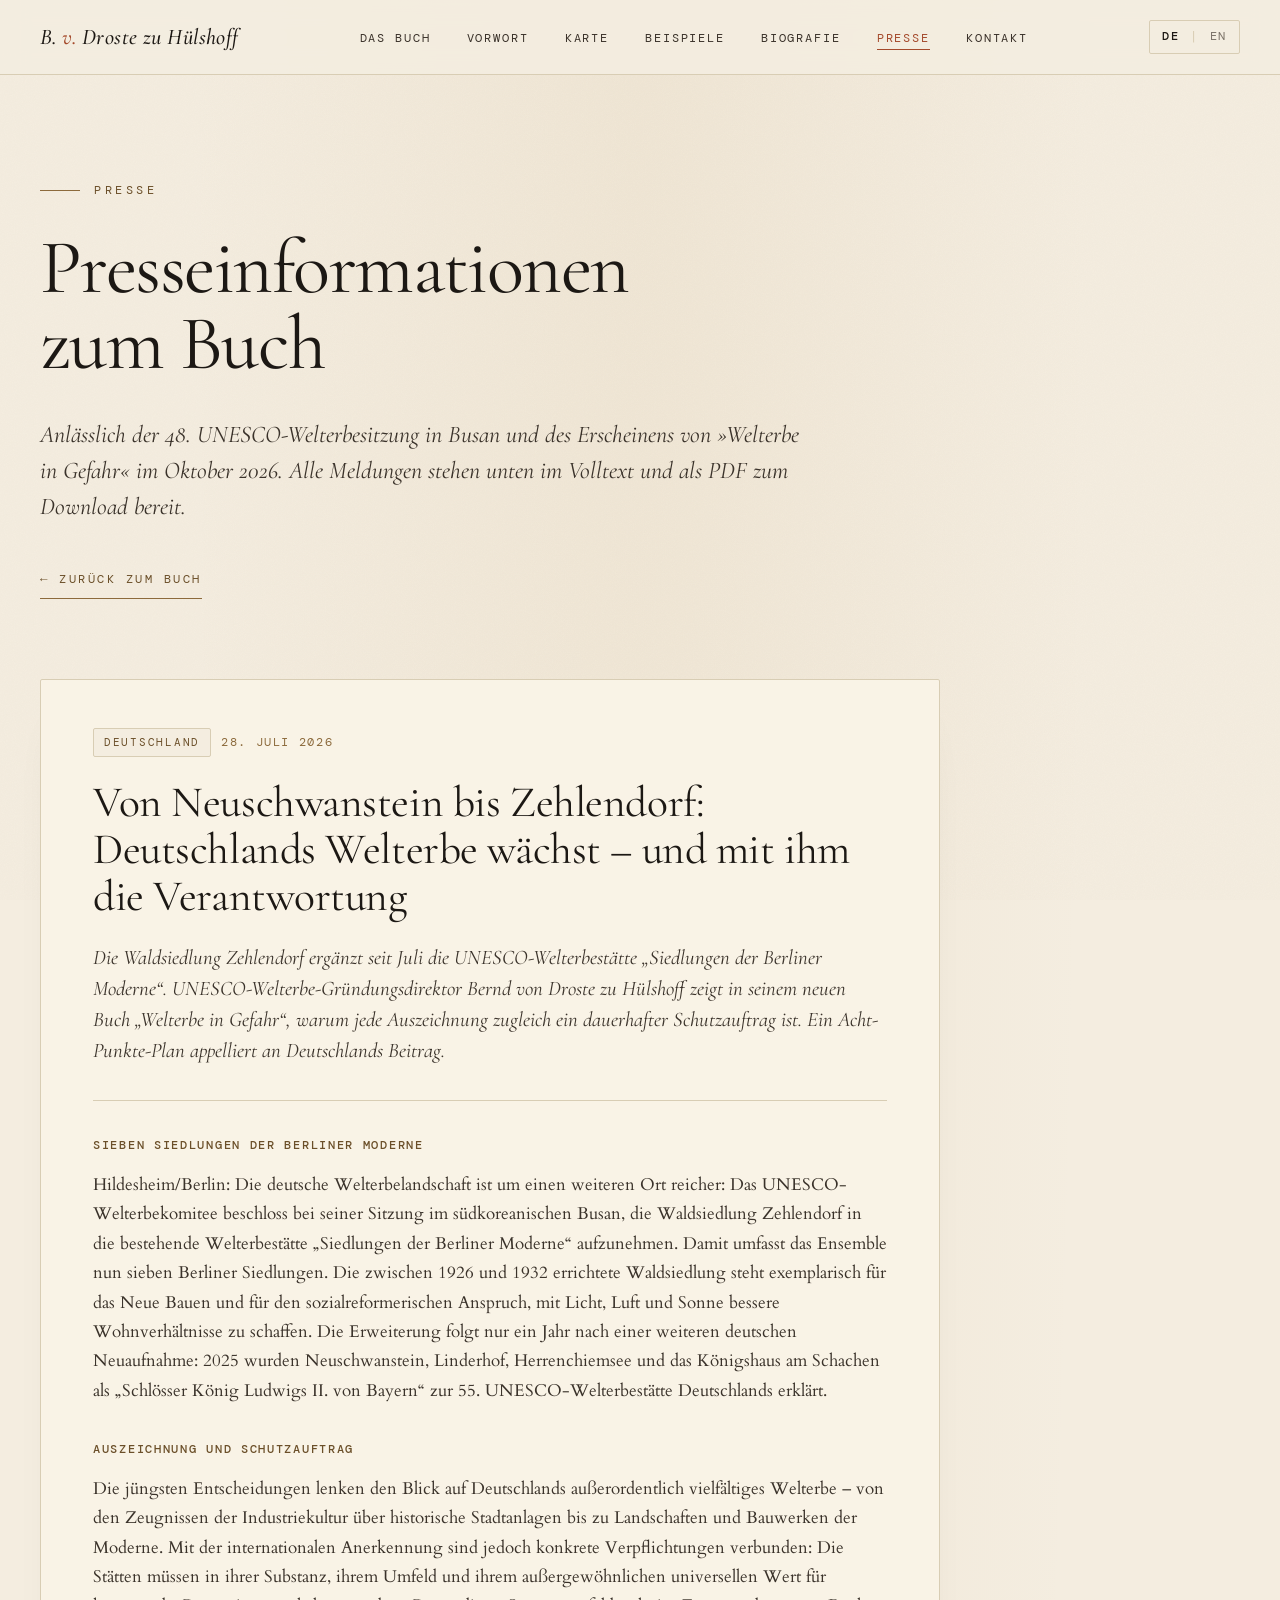
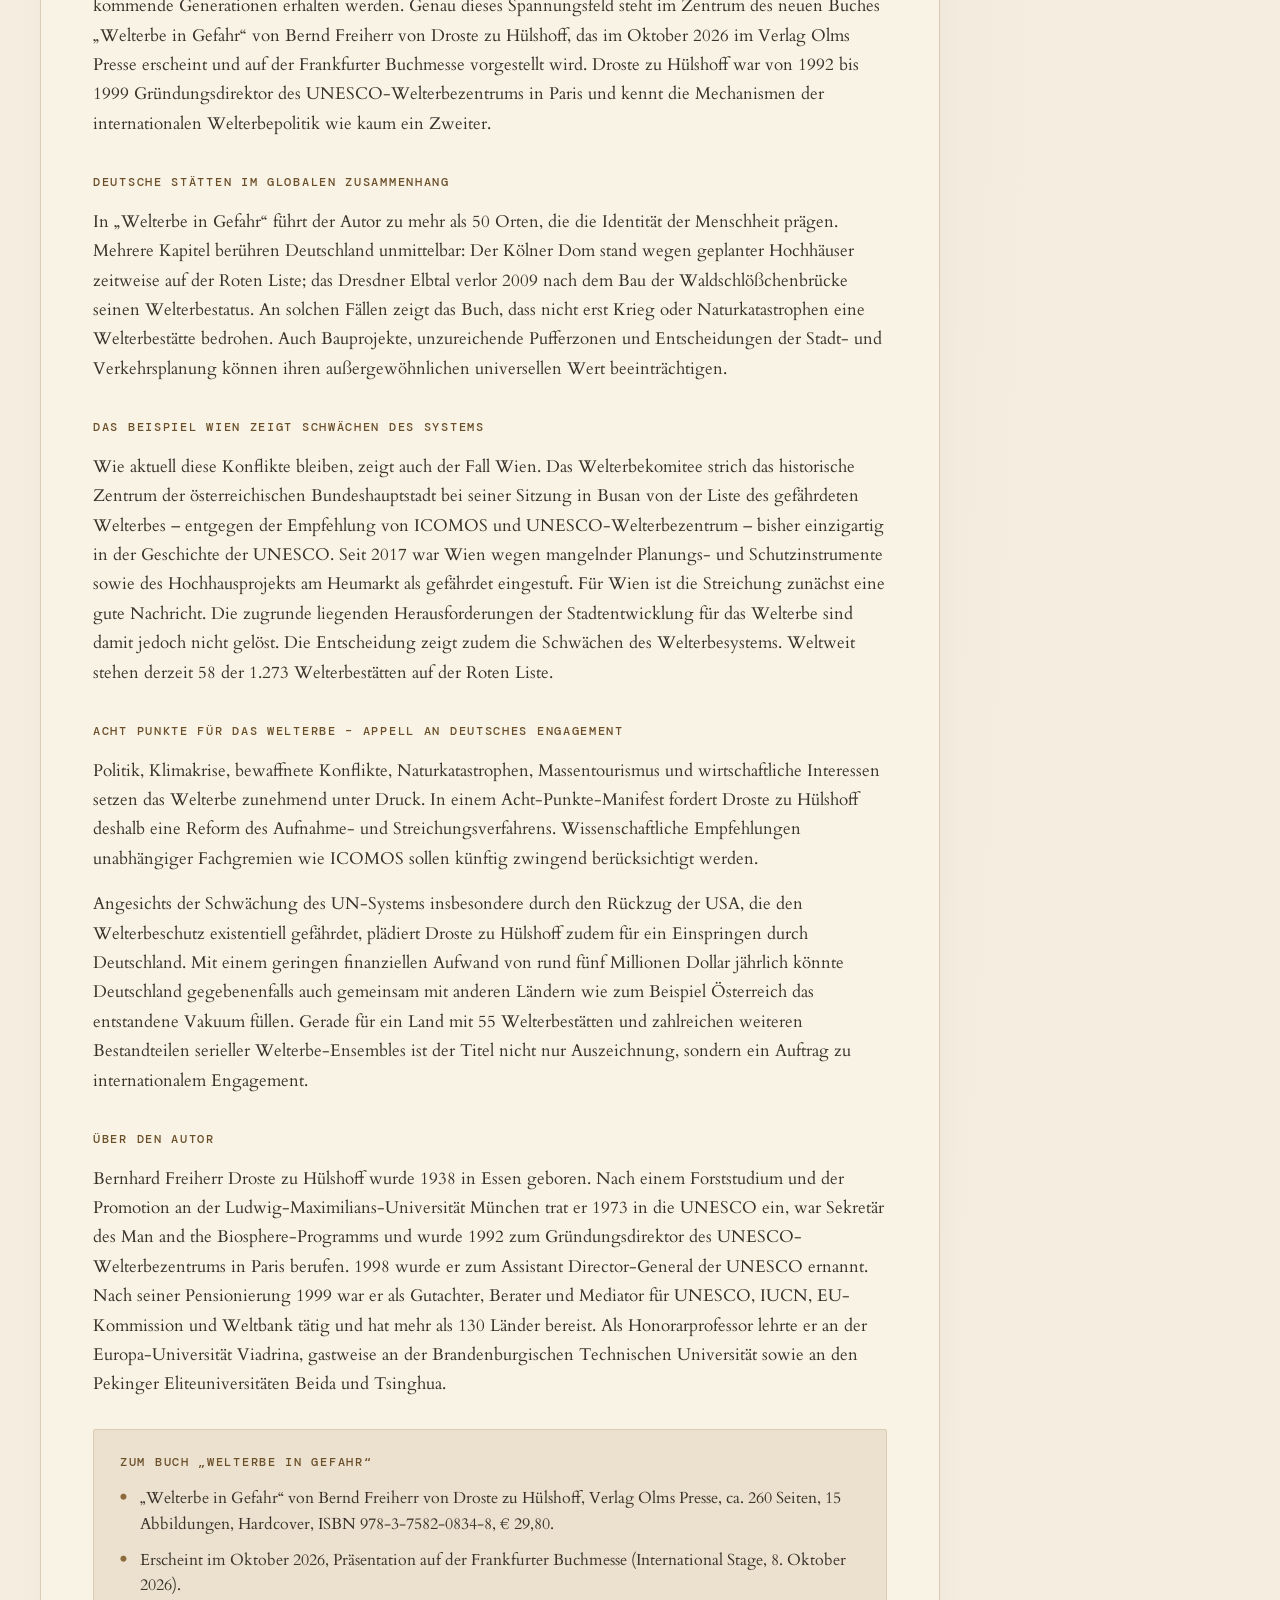
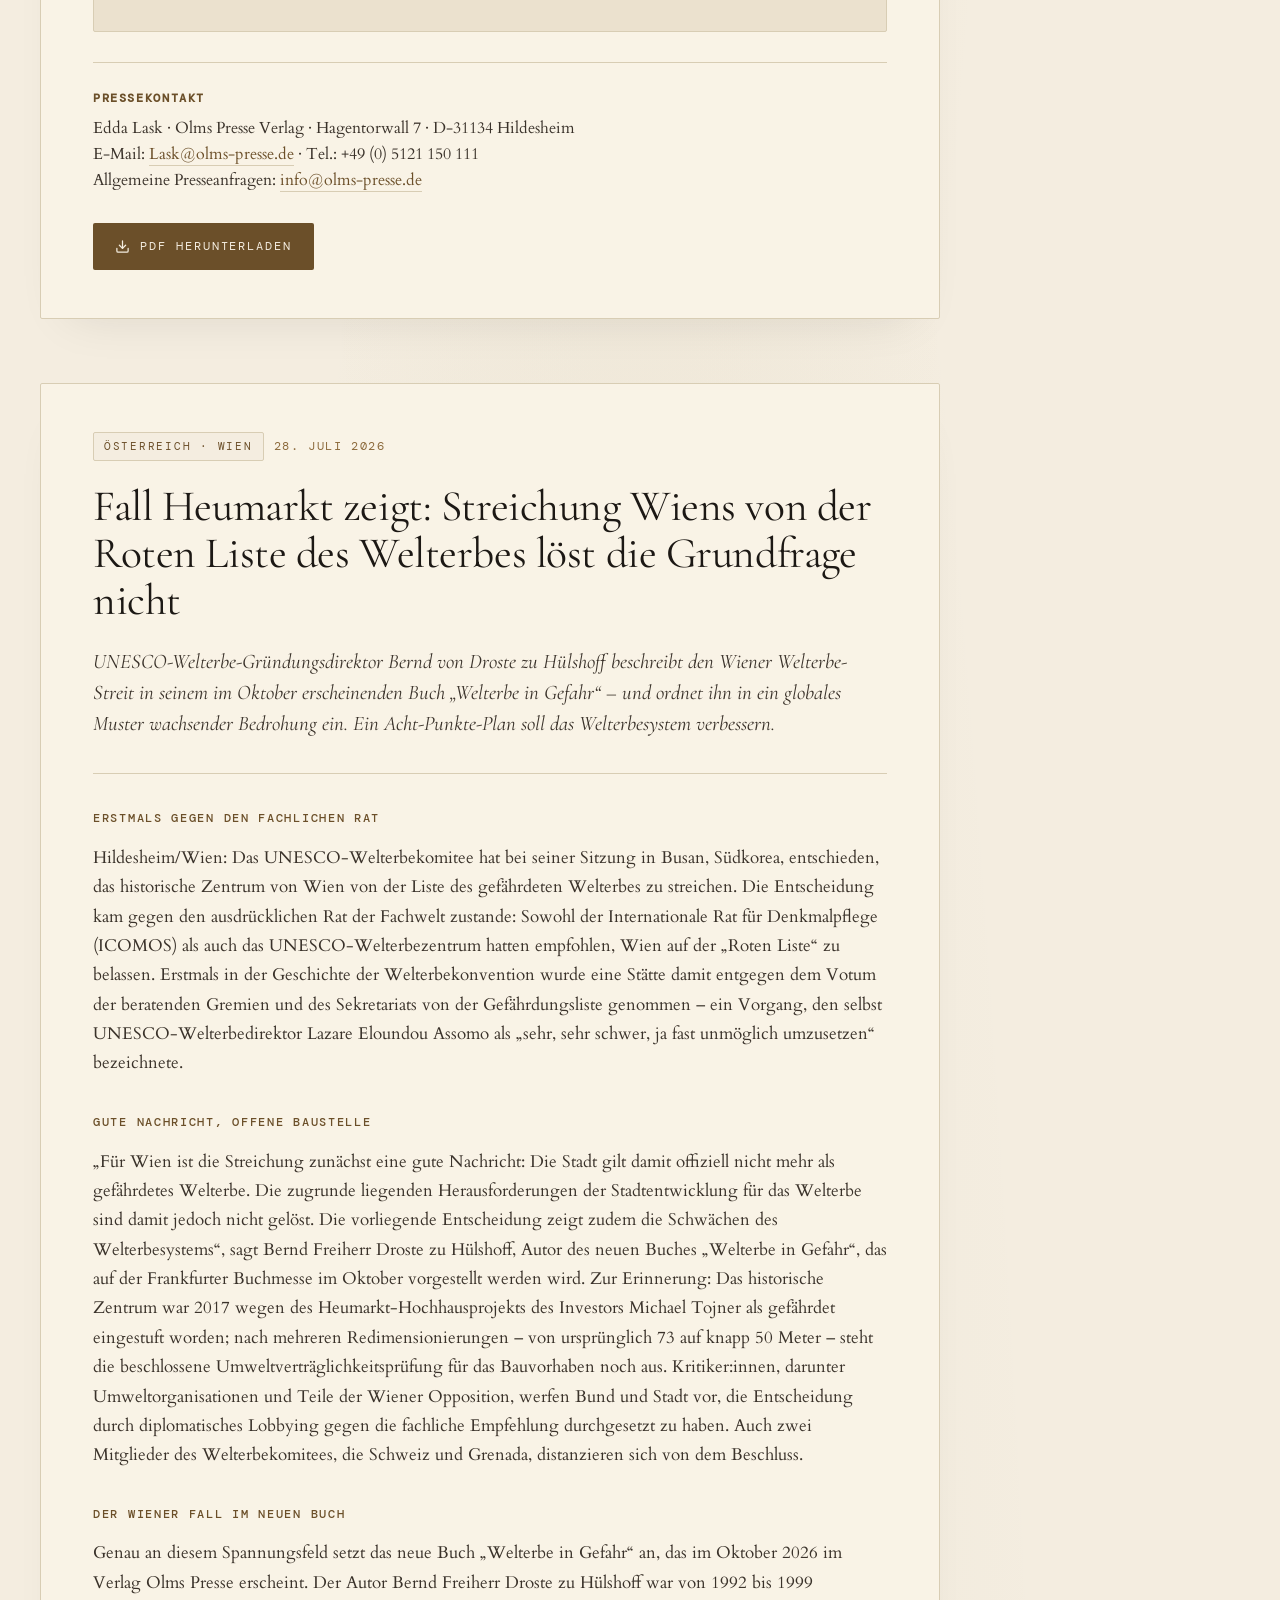
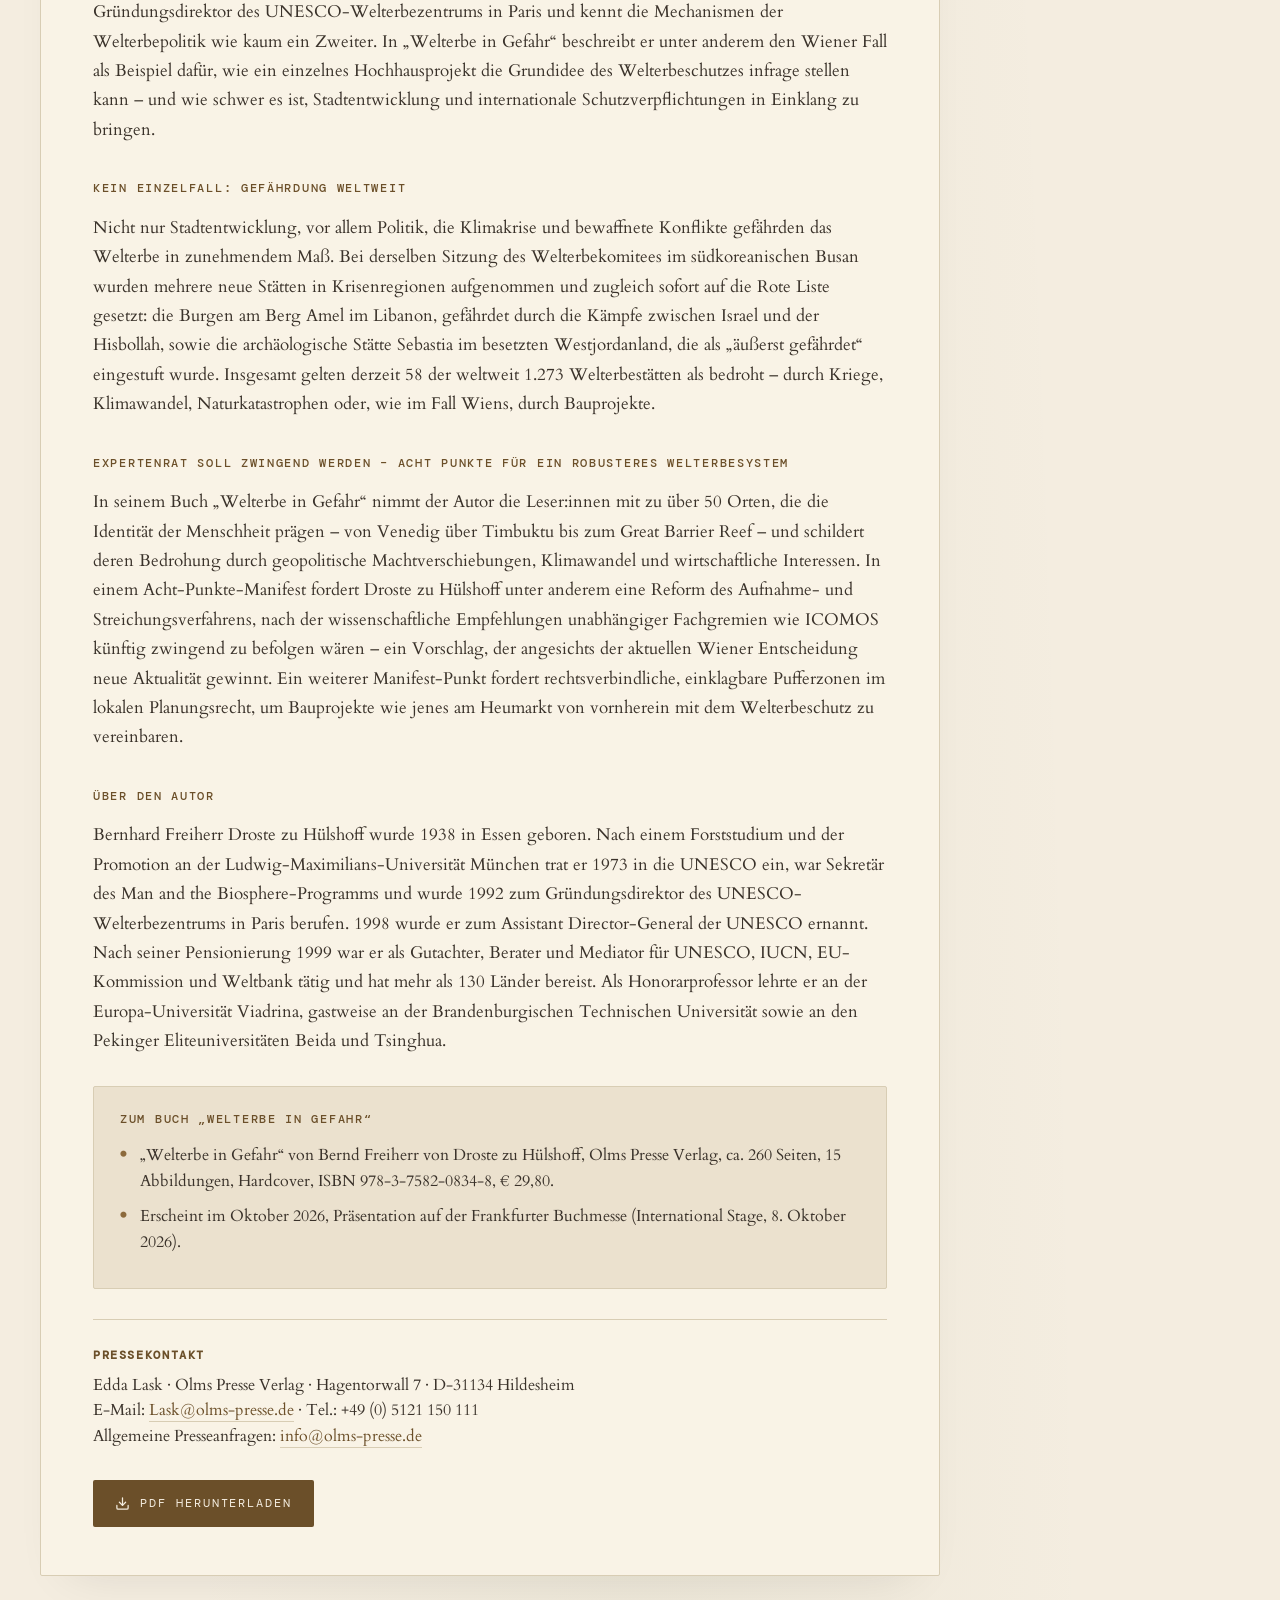
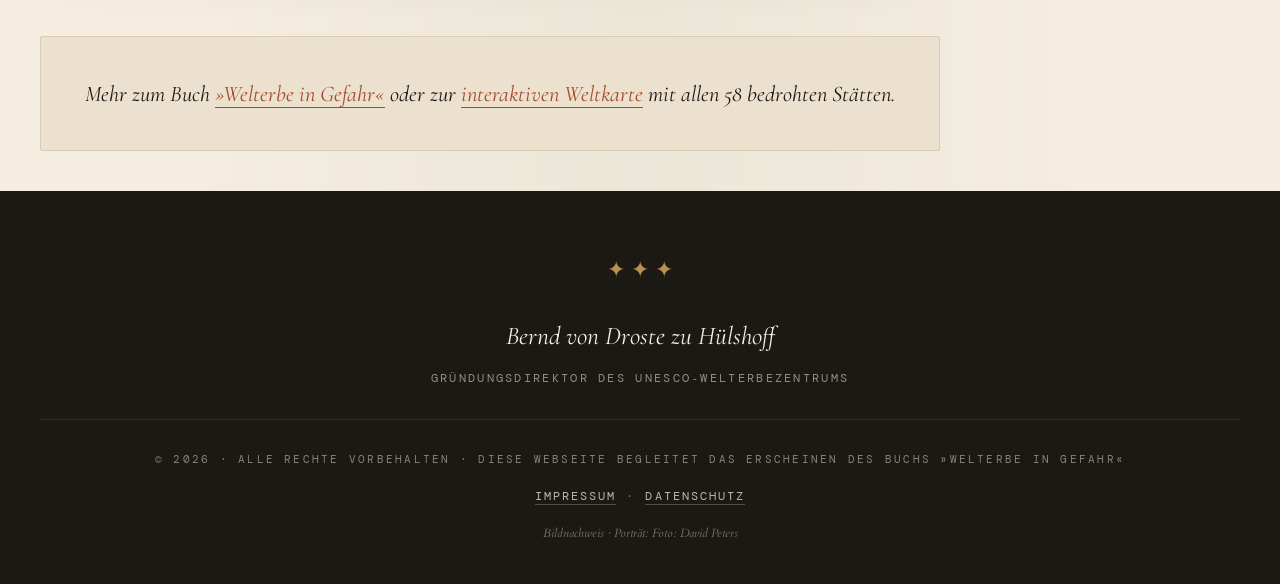
<file: presse.html>
<!DOCTYPE html>
<html lang="de">
<head>
  <meta charset="UTF-8" />
  <meta name="viewport" content="width=device-width, initial-scale=1.0" />
  <title>Presse — Welterbe in Gefahr · Bernd von Droste zu Hülshoff</title>
  <meta name="description" content="Presseinformationen zum Buch »Welterbe in Gefahr« von Bernd von Droste zu Hülshoff (Olms Presse, Oktober 2026) — Volltext und PDF-Download zur 48. UNESCO-Welterbesitzung in Busan und zum Fall Wien." />

  <link rel="icon" type="image/svg+xml" href="assets/favicon.svg" />

  <link rel="preconnect" href="https://fonts.googleapis.com">
  <link rel="preconnect" href="https://fonts.gstatic.com" crossorigin>
  <link href="https://fonts.googleapis.com/css2?family=Cormorant+Garamond:ital,wght@0,300;0,400;0,500;0,600;0,700;1,300;1,400;1,500&family=Cardo:ital,wght@0,400;0,700;1,400&family=DM+Mono:wght@300;400;500&display=swap" rel="stylesheet">

  <link rel="stylesheet" href="css/styles.css" />
</head>
<body>

<nav id="topnav">
  <div class="nav-inner">
    <a href="index.html" class="nav-logo">B. <span>v.</span> Droste zu Hülshoff</a>
    <ul class="nav-links" id="navlinks">
      <li><a href="index.html#buch">Das Buch</a></li>
      <li><a href="vorwort.html">Vorwort</a></li>
      <li><a href="index.html#karte">Karte</a></li>
      <li><a href="beispiele.html">Beispiele</a></li>
      <li><a href="index.html#biografie">Biografie</a></li>
      <li><a href="presse.html" class="active">Presse</a></li>
      <li><a href="index.html#kontakt">Kontakt</a></li>
    </ul>
    <a href="en/index.html" class="lang-switch" aria-label="Switch to English"><span class="lang-active">DE</span> <span class="lang-sep">|</span> <span class="lang-other">EN</span></a>
    <button class="nav-toggle" id="navtoggle" aria-label="Menü öffnen">≡</button>
  </div>
</nav>

<!-- ============= PAGE HEADER ============= -->
<header class="page-header" id="top">
  <div class="page-header-inner">
    <div class="hero-eyebrow">Presse</div>
    <h1 class="page-title">
      Presseinformationen
      <span class="breakpoint">zum Buch</span>
    </h1>
    <p class="page-lead">
      Anlässlich der 48. UNESCO-Welterbesitzung in Busan und des Erscheinens von »Welterbe in Gefahr« im Oktober 2026. Alle Meldungen stehen unten im Volltext und als PDF zum Download bereit.
    </p>
    <a href="index.html#buch" class="page-backlink">← zurück zum Buch</a>
  </div>
</header>

<!-- ============= PRESSEMITTEILUNGEN ============= -->
<section class="press">
  <div class="press-inner">
    <div class="press-list">

      <!-- ===== Release 1: Deutschland ===== -->
      <article class="press-release" id="deutschland">
        <div class="press-tags">
          <span class="press-tag">Deutschland</span>
          <span class="press-date">28. Juli 2026</span>
        </div>
        <h2 class="press-headline">Von Neuschwanstein bis Zehlendorf: Deutschlands Welterbe wächst – und mit ihm die Verantwortung</h2>
        <p class="press-standfirst">
          Die Waldsiedlung Zehlendorf ergänzt seit Juli die UNESCO-Welterbestätte „Siedlungen der Berliner Moderne“. UNESCO-Welterbe-Gründungsdirektor Bernd von Droste zu Hülshoff zeigt in seinem neuen Buch „Welterbe in Gefahr“, warum jede Auszeichnung zugleich ein dauerhafter Schutzauftrag ist. Ein Acht-Punkte-Plan appelliert an Deutschlands Beitrag.
        </p>
        <div class="press-body">
          <h3>Sieben Siedlungen der Berliner Moderne</h3>
          <p>
            Hildesheim/Berlin: Die deutsche Welterbelandschaft ist um einen weiteren Ort reicher: Das UNESCO-Welterbekomitee beschloss bei seiner Sitzung im südkoreanischen Busan, die Waldsiedlung Zehlendorf in die bestehende Welterbestätte „Siedlungen der Berliner Moderne“ aufzunehmen. Damit umfasst das Ensemble nun sieben Berliner Siedlungen. Die zwischen 1926 und 1932 errichtete Waldsiedlung steht exemplarisch für das Neue Bauen und für den sozialreformerischen Anspruch, mit Licht, Luft und Sonne bessere Wohnverhältnisse zu schaffen. Die Erweiterung folgt nur ein Jahr nach einer weiteren deutschen Neuaufnahme: 2025 wurden Neuschwanstein, Linderhof, Herrenchiemsee und das Königshaus am Schachen als „Schlösser König Ludwigs II. von Bayern“ zur 55. UNESCO-Welterbestätte Deutschlands erklärt.
          </p>

          <h3>Auszeichnung und Schutzauftrag</h3>
          <p>
            Die jüngsten Entscheidungen lenken den Blick auf Deutschlands außerordentlich vielfältiges Welterbe – von den Zeugnissen der Industriekultur über historische Stadtanlagen bis zu Landschaften und Bauwerken der Moderne. Mit der internationalen Anerkennung sind jedoch konkrete Verpflichtungen verbunden: Die Stätten müssen in ihrer Substanz, ihrem Umfeld und ihrem außergewöhnlichen universellen Wert für kommende Generationen erhalten werden. Genau dieses Spannungsfeld steht im Zentrum des neuen Buches „Welterbe in Gefahr“ von Bernd Freiherr von Droste zu Hülshoff, das im Oktober 2026 im Verlag Olms Presse erscheint und auf der Frankfurter Buchmesse vorgestellt wird. Droste zu Hülshoff war von 1992 bis 1999 Gründungsdirektor des UNESCO-Welterbezentrums in Paris und kennt die Mechanismen der internationalen Welterbepolitik wie kaum ein Zweiter.
          </p>

          <h3>Deutsche Stätten im globalen Zusammenhang</h3>
          <p>
            In „Welterbe in Gefahr“ führt der Autor zu mehr als 50 Orten, die die Identität der Menschheit prägen. Mehrere Kapitel berühren Deutschland unmittelbar: Der Kölner Dom stand wegen geplanter Hochhäuser zeitweise auf der Roten Liste; das Dresdner Elbtal verlor 2009 nach dem Bau der Waldschlößchenbrücke seinen Welterbestatus. An solchen Fällen zeigt das Buch, dass nicht erst Krieg oder Naturkatastrophen eine Welterbestätte bedrohen. Auch Bauprojekte, unzureichende Pufferzonen und Entscheidungen der Stadt- und Verkehrsplanung können ihren außergewöhnlichen universellen Wert beeinträchtigen.
          </p>

          <h3>Das Beispiel Wien zeigt Schwächen des Systems</h3>
          <p>
            Wie aktuell diese Konflikte bleiben, zeigt auch der Fall Wien. Das Welterbekomitee strich das historische Zentrum der österreichischen Bundeshauptstadt bei seiner Sitzung in Busan von der Liste des gefährdeten Welterbes – entgegen der Empfehlung von ICOMOS und UNESCO-Welterbezentrum – bisher einzigartig in der Geschichte der UNESCO. Seit 2017 war Wien wegen mangelnder Planungs- und Schutzinstrumente sowie des Hochhausprojekts am Heumarkt als gefährdet eingestuft. Für Wien ist die Streichung zunächst eine gute Nachricht. Die zugrunde liegenden Herausforderungen der Stadtentwicklung für das Welterbe sind damit jedoch nicht gelöst. Die Entscheidung zeigt zudem die Schwächen des Welterbesystems. Weltweit stehen derzeit 58 der 1.273 Welterbestätten auf der Roten Liste.
          </p>

          <h3>Acht Punkte für das Welterbe – Appell an deutsches Engagement</h3>
          <p>
            Politik, Klimakrise, bewaffnete Konflikte, Naturkatastrophen, Massentourismus und wirtschaftliche Interessen setzen das Welterbe zunehmend unter Druck. In einem Acht-Punkte-Manifest fordert Droste zu Hülshoff deshalb eine Reform des Aufnahme- und Streichungsverfahrens. Wissenschaftliche Empfehlungen unabhängiger Fachgremien wie ICOMOS sollen künftig zwingend berücksichtigt werden.
          </p>
          <p>
            Angesichts der Schwächung des UN-Systems insbesondere durch den Rückzug der USA, die den Welterbeschutz existentiell gefährdet, plädiert Droste zu Hülshoff zudem für ein Einspringen durch Deutschland. Mit einem geringen finanziellen Aufwand von rund fünf Millionen Dollar jährlich könnte Deutschland gegebenenfalls auch gemeinsam mit anderen Ländern wie zum Beispiel Österreich das entstandene Vakuum füllen. Gerade für ein Land mit 55 Welterbestätten und zahlreichen weiteren Bestandteilen serieller Welterbe-Ensembles ist der Titel nicht nur Auszeichnung, sondern ein Auftrag zu internationalem Engagement.
          </p>

          <h3>Über den Autor</h3>
          <p>
            Bernhard Freiherr Droste zu Hülshoff wurde 1938 in Essen geboren. Nach einem Forststudium und der Promotion an der Ludwig-Maximilians-Universität München trat er 1973 in die UNESCO ein, war Sekretär des Man and the Biosphere-Programms und wurde 1992 zum Gründungsdirektor des UNESCO-Welterbezentrums in Paris berufen. 1998 wurde er zum Assistant Director-General der UNESCO ernannt. Nach seiner Pensionierung 1999 war er als Gutachter, Berater und Mediator für UNESCO, IUCN, EU-Kommission und Weltbank tätig und hat mehr als 130 Länder bereist. Als Honorarprofessor lehrte er an der Europa-Universität Viadrina, gastweise an der Brandenburgischen Technischen Universität sowie an den Pekinger Eliteuniversitäten Beida und Tsinghua.
          </p>

          <div class="press-facts">
            <h3>Zum Buch „Welterbe in Gefahr“</h3>
            <ul>
              <li>„Welterbe in Gefahr“ von Bernd Freiherr von Droste zu Hülshoff, Verlag Olms Presse, ca. 260 Seiten, 15 Abbildungen, Hardcover, ISBN 978-3-7582-0834-8, € 29,80.</li>
              <li>Erscheint im Oktober 2026, Präsentation auf der Frankfurter Buchmesse (International Stage, 8. Oktober 2026).</li>
            </ul>
          </div>

          <div class="press-contact">
            <strong>Pressekontakt</strong>
            Edda Lask · Olms Presse Verlag · Hagentorwall 7 · D-31134 Hildesheim<br>
            E-Mail: <a href="mailto:Lask@olms-presse.de">Lask@olms-presse.de</a> · Tel.: +49 (0) 5121 150 111<br>
            Allgemeine Presseanfragen: <a href="mailto:info@olms-presse.de">info@olms-presse.de</a>
          </div>
        </div>

        <div class="press-download">
          <a class="press-download-btn" href="assets/presse/Welterbe-in-Gefahr_Presseinformation_Deutschland.pdf" download>
            <svg viewBox="0 0 24 24" fill="none" stroke="currentColor" stroke-width="2" stroke-linecap="round" stroke-linejoin="round" aria-hidden="true"><path d="M21 15v4a2 2 0 0 1-2 2H5a2 2 0 0 1-2-2v-4"></path><polyline points="7 10 12 15 17 10"></polyline><line x1="12" y1="15" x2="12" y2="3"></line></svg>
            PDF herunterladen
          </a>
        </div>
      </article>

      <!-- ===== Release 2: Wien ===== -->
      <article class="press-release" id="wien">
        <div class="press-tags">
          <span class="press-tag">Österreich · Wien</span>
          <span class="press-date">28. Juli 2026</span>
        </div>
        <h2 class="press-headline">Fall Heumarkt zeigt: Streichung Wiens von der Roten Liste des Welterbes löst die Grundfrage nicht</h2>
        <p class="press-standfirst">
          UNESCO-Welterbe-Gründungsdirektor Bernd von Droste zu Hülshoff beschreibt den Wiener Welterbe-Streit in seinem im Oktober erscheinenden Buch „Welterbe in Gefahr“ – und ordnet ihn in ein globales Muster wachsender Bedrohung ein. Ein Acht-Punkte-Plan soll das Welterbesystem verbessern.
        </p>
        <div class="press-body">
          <h3>Erstmals gegen den fachlichen Rat</h3>
          <p>
            Hildesheim/Wien: Das UNESCO-Welterbekomitee hat bei seiner Sitzung in Busan, Südkorea, entschieden, das historische Zentrum von Wien von der Liste des gefährdeten Welterbes zu streichen. Die Entscheidung kam gegen den ausdrücklichen Rat der Fachwelt zustande: Sowohl der Internationale Rat für Denkmalpflege (ICOMOS) als auch das UNESCO-Welterbezentrum hatten empfohlen, Wien auf der „Roten Liste“ zu belassen. Erstmals in der Geschichte der Welterbekonvention wurde eine Stätte damit entgegen dem Votum der beratenden Gremien und des Sekretariats von der Gefährdungsliste genommen – ein Vorgang, den selbst UNESCO-Welterbedirektor Lazare Eloundou Assomo als „sehr, sehr schwer, ja fast unmöglich umzusetzen“ bezeichnete.
          </p>

          <h3>Gute Nachricht, offene Baustelle</h3>
          <p>
            „Für Wien ist die Streichung zunächst eine gute Nachricht: Die Stadt gilt damit offiziell nicht mehr als gefährdetes Welterbe. Die zugrunde liegenden Herausforderungen der Stadtentwicklung für das Welterbe sind damit jedoch nicht gelöst. Die vorliegende Entscheidung zeigt zudem die Schwächen des Welterbesystems“, sagt Bernd Freiherr Droste zu Hülshoff, Autor des neuen Buches „Welterbe in Gefahr“, das auf der Frankfurter Buchmesse im Oktober vorgestellt werden wird. Zur Erinnerung: Das historische Zentrum war 2017 wegen des Heumarkt-Hochhausprojekts des Investors Michael Tojner als gefährdet eingestuft worden; nach mehreren Redimensionierungen – von ursprünglich 73 auf knapp 50 Meter – steht die beschlossene Umweltverträglichkeitsprüfung für das Bauvorhaben noch aus. Kritiker:innen, darunter Umweltorganisationen und Teile der Wiener Opposition, werfen Bund und Stadt vor, die Entscheidung durch diplomatisches Lobbying gegen die fachliche Empfehlung durchgesetzt zu haben. Auch zwei Mitglieder des Welterbekomitees, die Schweiz und Grenada, distanzieren sich von dem Beschluss.
          </p>

          <h3>Der Wiener Fall im neuen Buch</h3>
          <p>
            Genau an diesem Spannungsfeld setzt das neue Buch „Welterbe in Gefahr“ an, das im Oktober 2026 im Verlag Olms Presse erscheint. Der Autor Bernd Freiherr Droste zu Hülshoff war von 1992 bis 1999 Gründungsdirektor des UNESCO-Welterbezentrums in Paris und kennt die Mechanismen der Welterbepolitik wie kaum ein Zweiter. In „Welterbe in Gefahr“ beschreibt er unter anderem den Wiener Fall als Beispiel dafür, wie ein einzelnes Hochhausprojekt die Grundidee des Welterbeschutzes infrage stellen kann – und wie schwer es ist, Stadtentwicklung und internationale Schutzverpflichtungen in Einklang zu bringen.
          </p>

          <h3>Kein Einzelfall: Gefährdung weltweit</h3>
          <p>
            Nicht nur Stadtentwicklung, vor allem Politik, die Klimakrise und bewaffnete Konflikte gefährden das Welterbe in zunehmendem Maß. Bei derselben Sitzung des Welterbekomitees im südkoreanischen Busan wurden mehrere neue Stätten in Krisenregionen aufgenommen und zugleich sofort auf die Rote Liste gesetzt: die Burgen am Berg Amel im Libanon, gefährdet durch die Kämpfe zwischen Israel und der Hisbollah, sowie die archäologische Stätte Sebastia im besetzten Westjordanland, die als „äußerst gefährdet“ eingestuft wurde. Insgesamt gelten derzeit 58 der weltweit 1.273 Welterbestätten als bedroht – durch Kriege, Klimawandel, Naturkatastrophen oder, wie im Fall Wiens, durch Bauprojekte.
          </p>

          <h3>Expertenrat soll zwingend werden – acht Punkte für ein robusteres Welterbesystem</h3>
          <p>
            In seinem Buch „Welterbe in Gefahr“ nimmt der Autor die Leser:innen mit zu über 50 Orten, die die Identität der Menschheit prägen – von Venedig über Timbuktu bis zum Great Barrier Reef – und schildert deren Bedrohung durch geopolitische Machtverschiebungen, Klimawandel und wirtschaftliche Interessen. In einem Acht-Punkte-Manifest fordert Droste zu Hülshoff unter anderem eine Reform des Aufnahme- und Streichungsverfahrens, nach der wissenschaftliche Empfehlungen unabhängiger Fachgremien wie ICOMOS künftig zwingend zu befolgen wären – ein Vorschlag, der angesichts der aktuellen Wiener Entscheidung neue Aktualität gewinnt. Ein weiterer Manifest-Punkt fordert rechtsverbindliche, einklagbare Pufferzonen im lokalen Planungsrecht, um Bauprojekte wie jenes am Heumarkt von vornherein mit dem Welterbeschutz zu vereinbaren.
          </p>

          <h3>Über den Autor</h3>
          <p>
            Bernhard Freiherr Droste zu Hülshoff wurde 1938 in Essen geboren. Nach einem Forststudium und der Promotion an der Ludwig-Maximilians-Universität München trat er 1973 in die UNESCO ein, war Sekretär des Man and the Biosphere-Programms und wurde 1992 zum Gründungsdirektor des UNESCO-Welterbezentrums in Paris berufen. 1998 wurde er zum Assistant Director-General der UNESCO ernannt. Nach seiner Pensionierung 1999 war er als Gutachter, Berater und Mediator für UNESCO, IUCN, EU-Kommission und Weltbank tätig und hat mehr als 130 Länder bereist. Als Honorarprofessor lehrte er an der Europa-Universität Viadrina, gastweise an der Brandenburgischen Technischen Universität sowie an den Pekinger Eliteuniversitäten Beida und Tsinghua.
          </p>

          <div class="press-facts">
            <h3>Zum Buch „Welterbe in Gefahr“</h3>
            <ul>
              <li>„Welterbe in Gefahr“ von Bernd Freiherr von Droste zu Hülshoff, Olms Presse Verlag, ca. 260 Seiten, 15 Abbildungen, Hardcover, ISBN 978-3-7582-0834-8, € 29,80.</li>
              <li>Erscheint im Oktober 2026, Präsentation auf der Frankfurter Buchmesse (International Stage, 8. Oktober 2026).</li>
            </ul>
          </div>

          <div class="press-contact">
            <strong>Pressekontakt</strong>
            Edda Lask · Olms Presse Verlag · Hagentorwall 7 · D-31134 Hildesheim<br>
            E-Mail: <a href="mailto:Lask@olms-presse.de">Lask@olms-presse.de</a> · Tel.: +49 (0) 5121 150 111<br>
            Allgemeine Presseanfragen: <a href="mailto:info@olms-presse.de">info@olms-presse.de</a>
          </div>
        </div>

        <div class="press-download">
          <a class="press-download-btn" href="assets/presse/Welterbe-in-Gefahr_Presseinformation_Wien.pdf" download>
            <svg viewBox="0 0 24 24" fill="none" stroke="currentColor" stroke-width="2" stroke-linecap="round" stroke-linejoin="round" aria-hidden="true"><path d="M21 15v4a2 2 0 0 1-2 2H5a2 2 0 0 1-2-2v-4"></path><polyline points="7 10 12 15 17 10"></polyline><line x1="12" y1="15" x2="12" y2="3"></line></svg>
            PDF herunterladen
          </a>
        </div>
      </article>

    </div>
  </div>

  <div class="press-inner">
    <div class="page-cta reveal">
      <p>Mehr zum Buch <a href="index.html#buch">»Welterbe in Gefahr«</a> oder zur <a href="index.html#karte">interaktiven Weltkarte</a> mit allen 58 bedrohten Stätten.</p>
    </div>
  </div>
</section>

<!-- ============= FOOTER ============= -->
<footer>
  <div class="footer-inner">
    <div class="footer-ornament">✦ ✦ ✦</div>
    <div class="footer-name">Bernd von Droste zu Hülshoff</div>
    <div style="font-family: var(--mono); font-size:0.72rem; letter-spacing:0.2em; text-transform:uppercase; color:rgba(244,237,224,0.55);">
      Gründungsdirektor des UNESCO‑Welterbezentrums
    </div>
    <div class="footer-meta">
      © 2026 · Alle Rechte vorbehalten · Diese Webseite begleitet das Erscheinen des Buchs »Welterbe in Gefahr«
    </div>
    <div class="footer-legal">
      <a href="impressum.html">Impressum</a><span class="sep">·</span><a href="datenschutz.html">Datenschutz</a>
    </div>
    <div class="footer-credits">
      Bildnachweis · Porträt: Foto: David Peters
    </div>
  </div>
</footer>

<script>
  const nav = document.getElementById('topnav');
  const navtoggle = document.getElementById('navtoggle');
  const navlinks = document.getElementById('navlinks');

  window.addEventListener('scroll', () => {
    nav.classList.toggle('scrolled', window.scrollY > 40);
  });

  if (navtoggle) {
    navtoggle.addEventListener('click', () => navlinks.classList.toggle('open'));
    navlinks.addEventListener('click', (e) => {
      if (e.target.tagName === 'A') navlinks.classList.remove('open');
    });
  }

  const reveals = document.querySelectorAll('.reveal');
  if (reveals.length && 'IntersectionObserver' in window) {
    const io = new IntersectionObserver((entries) => {
      entries.forEach((e) => {
        if (e.isIntersecting) {
          e.target.classList.add('in-view');
          io.unobserve(e.target);
        }
      });
    }, { rootMargin: '0px 0px -80px 0px' });
    reveals.forEach((r) => io.observe(r));
  }
</script>

</body>
</html>
</file>
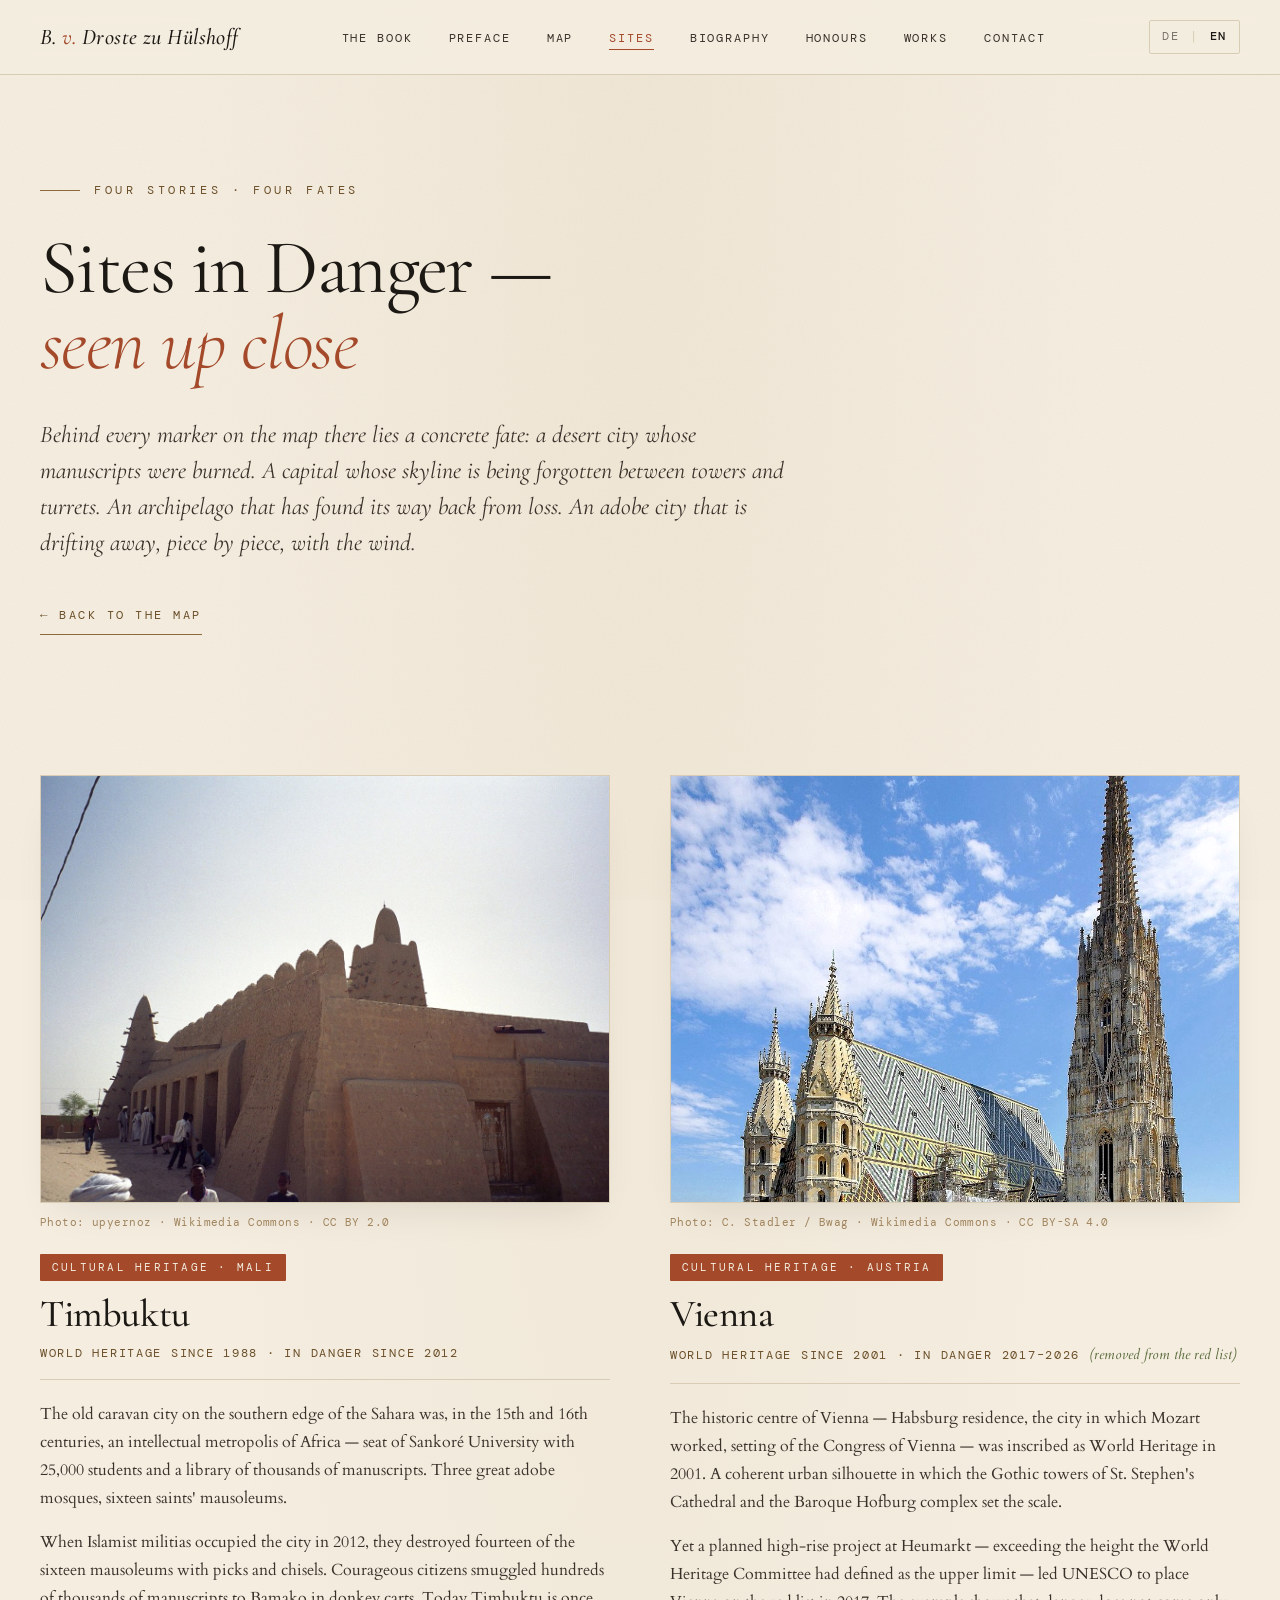
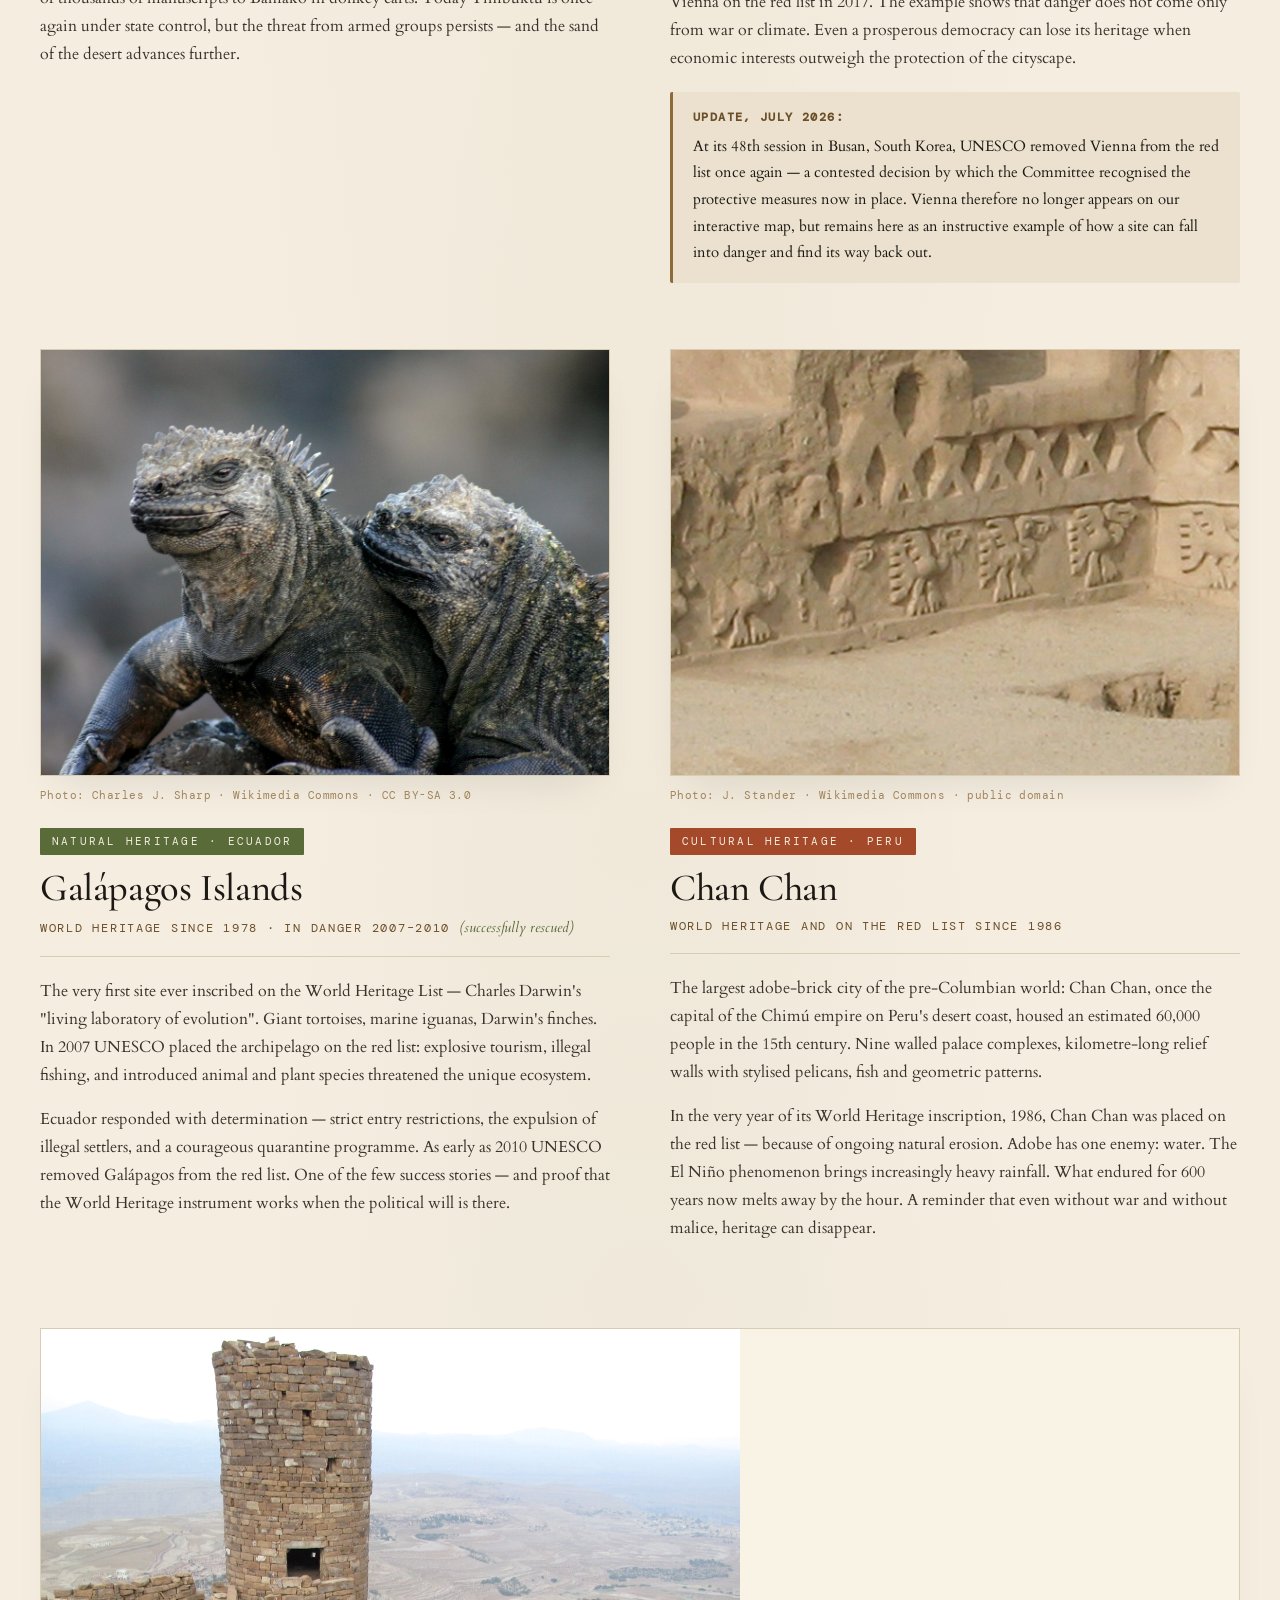
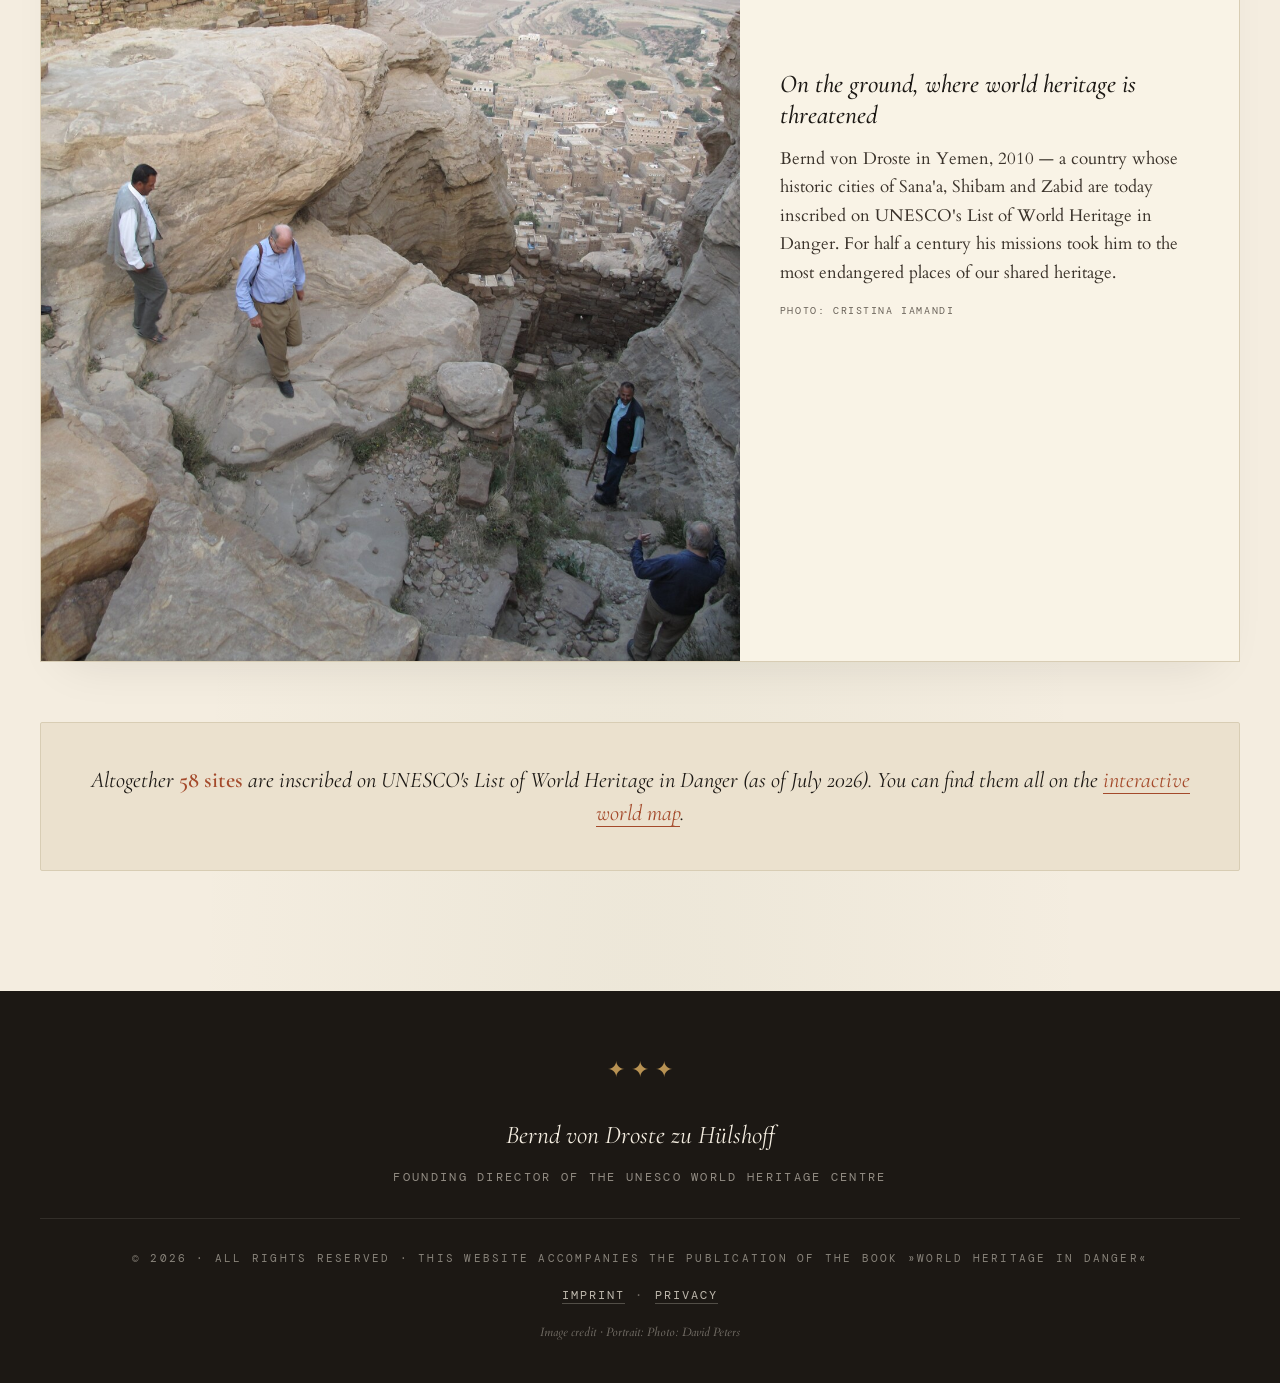
<file: en/examples.html>
<!DOCTYPE html>
<html lang="en">
<head>
  <meta charset="UTF-8" />
  <meta name="viewport" content="width=device-width, initial-scale=1.0" />
  <title>Sites in Danger — Bernd von Droste zu Hülshoff</title>
  <meta name="description" content="Four World Heritage sites in danger — Timbuktu, Vienna, Galápagos and Chan Chan. Concrete stories of loss, threat and rescue." />

  <link rel="icon" type="image/svg+xml" href="../assets/favicon.svg" />

  <link rel="preconnect" href="https://fonts.googleapis.com">
  <link rel="preconnect" href="https://fonts.gstatic.com" crossorigin>
  <link href="https://fonts.googleapis.com/css2?family=Cormorant+Garamond:ital,wght@0,300;0,400;0,500;0,600;0,700;1,300;1,400;1,500&family=Cardo:ital,wght@0,400;0,700;1,400&family=DM+Mono:wght@300;400;500&display=swap" rel="stylesheet">

  <link rel="stylesheet" href="../css/styles.css" />
</head>
<body>

<nav id="topnav">
  <div class="nav-inner">
    <a href="index.html" class="nav-logo">B. <span>v.</span> Droste zu Hülshoff</a>
    <ul class="nav-links" id="navlinks">
      <li><a href="index.html#buch">The Book</a></li>
      <li><a href="preface.html">Preface</a></li>
      <li><a href="index.html#karte">Map</a></li>
      <li><a href="examples.html" class="active">Sites</a></li>
      <li><a href="index.html#biografie">Biography</a></li>
      <li><a href="index.html#ehrungen">Honours</a></li>
      <li><a href="index.html#publikationen">Works</a></li>
      <li><a href="index.html#kontakt">Contact</a></li>
    </ul>
    <a href="../beispiele.html" class="lang-switch" aria-label="Zur deutschen Seite"><span class="lang-other">DE</span> <span class="lang-sep">|</span> <span class="lang-active">EN</span></a>
    <button class="nav-toggle" id="navtoggle" aria-label="Open menu">≡</button>
  </div>
</nav>

<header class="page-header" id="top">
  <div class="page-header-inner">
    <div class="hero-eyebrow">Four stories · Four fates</div>
    <h1 class="page-title">
      Sites in Danger —
      <span class="breakpoint"><em>seen up close</em></span>
    </h1>
    <p class="page-lead">
      Behind every marker on the map there lies a concrete fate: a desert city whose manuscripts were burned. A capital whose skyline is being forgotten between towers and turrets. An archipelago that has found its way back from loss. An adobe city that is drifting away, piece by piece, with the wind.
    </p>
    <a href="index.html#karte" class="page-backlink">← back to the map</a>
  </div>
</header>

<section class="examples-section">
  <div class="examples-grid">

    <!-- TIMBUKTU -->
    <article class="example-card reveal">
      <div class="example-image">
        <img src="../assets/timbuktu.jpg" alt="Djinguereber Mosque in Timbuktu, Mali" loading="lazy" onload="var c=this.parentElement.nextElementSibling; if(c&&c.classList.contains('example-credit')) c.style.display='block';" onerror="this.style.display='none'" />
        <div class="example-image-fallback">
          <svg viewBox="0 0 400 300" xmlns="http://www.w3.org/2000/svg">
            <rect width="400" height="300" fill="#e9dfc8"/>
            <rect x="14" y="14" width="372" height="272" fill="none" stroke="#c9b78f" stroke-width="1"/>
            <text x="200" y="150" text-anchor="middle" font-family="Georgia, serif" font-style="italic" font-size="26" fill="#6b4f29">Timbuktu</text>
            <text x="200" y="178" text-anchor="middle" font-family="Georgia, serif" font-size="12" letter-spacing="2" fill="#a08a5e">MALI</text>
          </svg>
        </div>
      </div>
      <div class="example-credit" style="display:none">Photo: upyernoz · Wikimedia Commons · CC BY 2.0</div>
      <div class="example-content">
        <div class="example-tag cultural">Cultural heritage · Mali</div>
        <h2 class="example-name">Timbuktu</h2>
        <div class="example-meta">World Heritage since 1988 · In Danger since 2012</div>
        <p>
          The old caravan city on the southern edge of the Sahara was, in the 15th and 16th centuries, an intellectual metropolis of Africa — seat of Sankoré University with 25,000 students and a library of thousands of manuscripts. Three great adobe mosques, sixteen saints' mausoleums.
        </p>
        <p>
          When Islamist militias occupied the city in 2012, they destroyed fourteen of the sixteen mausoleums with picks and chisels. Courageous citizens smuggled hundreds of thousands of manuscripts to Bamako in donkey carts. Today Timbuktu is once again under state control, but the threat from armed groups persists — and the sand of the desert advances further.
        </p>
      </div>
    </article>

    <!-- VIENNA -->
    <article class="example-card reveal">
      <div class="example-image">
        <img src="../assets/wien.jpg" alt="Historic centre of Vienna with St. Stephen's Cathedral" loading="lazy" onload="var c=this.parentElement.nextElementSibling; if(c&&c.classList.contains('example-credit')) c.style.display='block';" onerror="this.style.display='none'" />
        <div class="example-image-fallback">
          <svg viewBox="0 0 400 300" xmlns="http://www.w3.org/2000/svg">
            <rect width="400" height="300" fill="#e9dfc8"/>
            <rect x="14" y="14" width="372" height="272" fill="none" stroke="#c9b78f" stroke-width="1"/>
            <text x="200" y="150" text-anchor="middle" font-family="Georgia, serif" font-style="italic" font-size="26" fill="#6b4f29">Wien</text>
            <text x="200" y="178" text-anchor="middle" font-family="Georgia, serif" font-size="12" letter-spacing="2" fill="#a08a5e">AUSTRIA</text>
          </svg>
        </div>
      </div>
      <div class="example-credit" style="display:none">Photo: C. Stadler / Bwag · Wikimedia Commons · CC BY-SA 4.0</div>
      <div class="example-content">
        <div class="example-tag cultural">Cultural heritage · Austria</div>
        <h2 class="example-name">Vienna</h2>
        <div class="example-meta">World Heritage since 2001 · In Danger 2017–2026 <em>(removed from the red list)</em></div>
        <p>
          The historic centre of Vienna — Habsburg residence, the city in which Mozart worked, setting of the Congress of Vienna — was inscribed as World Heritage in 2001. A coherent urban silhouette in which the Gothic towers of St. Stephen's Cathedral and the Baroque Hofburg complex set the scale.
        </p>
        <p>
          Yet a planned high-rise project at Heumarkt — exceeding the height the World Heritage Committee had defined as the upper limit — led UNESCO to place Vienna on the red list in 2017. The example shows that danger does not come only from war or climate. Even a prosperous democracy can lose its heritage when economic interests outweigh the protection of the cityscape.
        </p>
        <p class="example-update">
          <strong>Update, July 2026:</strong> At its 48th session in Busan, South Korea, UNESCO removed Vienna from the red list once again — a contested decision by which the Committee recognised the protective measures now in place. Vienna therefore no longer appears on our interactive map, but remains here as an instructive example of how a site can fall into danger and find its way back out.
        </p>
      </div>
    </article>

    <!-- GALÁPAGOS -->
    <article class="example-card reveal">
      <div class="example-image">
        <img src="../assets/galapagos.jpg" alt="Galápagos Islands, Ecuador" loading="lazy" onload="var c=this.parentElement.nextElementSibling; if(c&&c.classList.contains('example-credit')) c.style.display='block';" onerror="this.style.display='none'" />
        <div class="example-image-fallback">
          <svg viewBox="0 0 400 300" xmlns="http://www.w3.org/2000/svg">
            <rect width="400" height="300" fill="#e9dfc8"/>
            <rect x="14" y="14" width="372" height="272" fill="none" stroke="#c9b78f" stroke-width="1"/>
            <text x="200" y="150" text-anchor="middle" font-family="Georgia, serif" font-style="italic" font-size="26" fill="#6b4f29">Galápagos</text>
            <text x="200" y="178" text-anchor="middle" font-family="Georgia, serif" font-size="12" letter-spacing="2" fill="#a08a5e">ECUADOR</text>
          </svg>
        </div>
      </div>
      <div class="example-credit" style="display:none">Photo: Charles J. Sharp · Wikimedia Commons · CC BY-SA 3.0</div>
      <div class="example-content">
        <div class="example-tag natural">Natural heritage · Ecuador</div>
        <h2 class="example-name">Galápagos Islands</h2>
        <div class="example-meta">World Heritage since 1978 · In Danger 2007–2010 <em>(successfully rescued)</em></div>
        <p>
          The very first site ever inscribed on the World Heritage List — Charles Darwin's "living laboratory of evolution". Giant tortoises, marine iguanas, Darwin's finches. In 2007 UNESCO placed the archipelago on the red list: explosive tourism, illegal fishing, and introduced animal and plant species threatened the unique ecosystem.
        </p>
        <p>
          Ecuador responded with determination — strict entry restrictions, the expulsion of illegal settlers, and a courageous quarantine programme. As early as 2010 UNESCO removed Galápagos from the red list. One of the few success stories — and proof that the World Heritage instrument works when the political will is there.
        </p>
      </div>
    </article>

    <!-- CHAN CHAN -->
    <article class="example-card reveal">
      <div class="example-image">
        <img src="../assets/chan-chan.jpg" alt="Adobe reliefs at Chan Chan, Peru" loading="lazy" onload="var c=this.parentElement.nextElementSibling; if(c&&c.classList.contains('example-credit')) c.style.display='block';" onerror="this.style.display='none'" />
        <div class="example-image-fallback">
          <svg viewBox="0 0 400 300" xmlns="http://www.w3.org/2000/svg">
            <rect width="400" height="300" fill="#e9dfc8"/>
            <rect x="14" y="14" width="372" height="272" fill="none" stroke="#c9b78f" stroke-width="1"/>
            <text x="200" y="150" text-anchor="middle" font-family="Georgia, serif" font-style="italic" font-size="26" fill="#6b4f29">Chan Chan</text>
            <text x="200" y="178" text-anchor="middle" font-family="Georgia, serif" font-size="12" letter-spacing="2" fill="#a08a5e">PERU</text>
          </svg>
        </div>
      </div>
      <div class="example-credit" style="display:none">Photo: J. Stander · Wikimedia Commons · public domain</div>
      <div class="example-content">
        <div class="example-tag cultural">Cultural heritage · Peru</div>
        <h2 class="example-name">Chan Chan</h2>
        <div class="example-meta">World Heritage and on the red list since 1986</div>
        <p>
          The largest adobe-brick city of the pre-Columbian world: Chan Chan, once the capital of the Chimú empire on Peru's desert coast, housed an estimated 60,000 people in the 15th century. Nine walled palace complexes, kilometre-long relief walls with stylised pelicans, fish and geometric patterns.
        </p>
        <p>
          In the very year of its World Heritage inscription, 1986, Chan Chan was placed on the red list — because of ongoing natural erosion. Adobe has one enemy: water. The El Niño phenomenon brings increasingly heavy rainfall. What endured for 600 years now melts away by the hour. A reminder that even without war and without malice, heritage can disappear.
        </p>
      </div>
    </article>

  </div>

  <figure class="examples-feature reveal">
    <img src="../assets/gallery/jemen-2010.jpg" alt="Bernd von Droste in Yemen, 2010" loading="lazy" />
    <figcaption>
      <strong>On the ground, where world heritage is threatened</strong>
      Bernd von Droste in Yemen, 2010 — a country whose historic cities of Sana'a, Shibam and Zabid are today inscribed on UNESCO's List of World Heritage in Danger. For half a century his missions took him to the most endangered places of our shared heritage.
      <span class="examples-feature-credit">Photo: Cristina Iamandi</span>
    </figcaption>
  </figure>

  <div class="page-cta reveal">
    <p>Altogether <strong>58 sites</strong> are inscribed on UNESCO's List of World Heritage in Danger (as of July 2026). You can find them all on the <a href="index.html#karte">interactive world map</a>.</p>
  </div>
</section>

<footer>
  <div class="footer-inner">
    <div class="footer-ornament">✦ ✦ ✦</div>
    <div class="footer-name">Bernd von Droste zu Hülshoff</div>
    <div style="font-family: var(--mono); font-size:0.72rem; letter-spacing:0.2em; text-transform:uppercase; color:rgba(244,237,224,0.55);">
      Founding director of the UNESCO World Heritage Centre
    </div>
    <div class="footer-meta">
      © 2026 · All rights reserved · This website accompanies the publication of the book »World Heritage in Danger«
    </div>
    <div class="footer-legal">
      <a href="imprint.html">Imprint</a><span class="sep">·</span><a href="privacy.html">Privacy</a>
    </div>
    <div class="footer-credits">
      Image credit · Portrait: Photo: David Peters
    </div>
  </div>
</footer>

<script>
  const nav = document.getElementById('topnav');
  const navtoggle = document.getElementById('navtoggle');
  const navlinks = document.getElementById('navlinks');

  window.addEventListener('scroll', () => {
    nav.classList.toggle('scrolled', window.scrollY > 40);
  });

  if (navtoggle) {
    navtoggle.addEventListener('click', () => navlinks.classList.toggle('open'));
    navlinks.addEventListener('click', (e) => {
      if (e.target.tagName === 'A') navlinks.classList.remove('open');
    });
  }

  const reveals = document.querySelectorAll('.reveal');
  if (reveals.length && 'IntersectionObserver' in window) {
    const io = new IntersectionObserver((entries) => {
      entries.forEach((e) => {
        if (e.isIntersecting) {
          e.target.classList.add('in-view');
          io.unobserve(e.target);
        }
      });
    }, { rootMargin: '0px 0px -80px 0px' });
    reveals.forEach((r) => io.observe(r));
  }
</script>

</body>
</html>
</file>
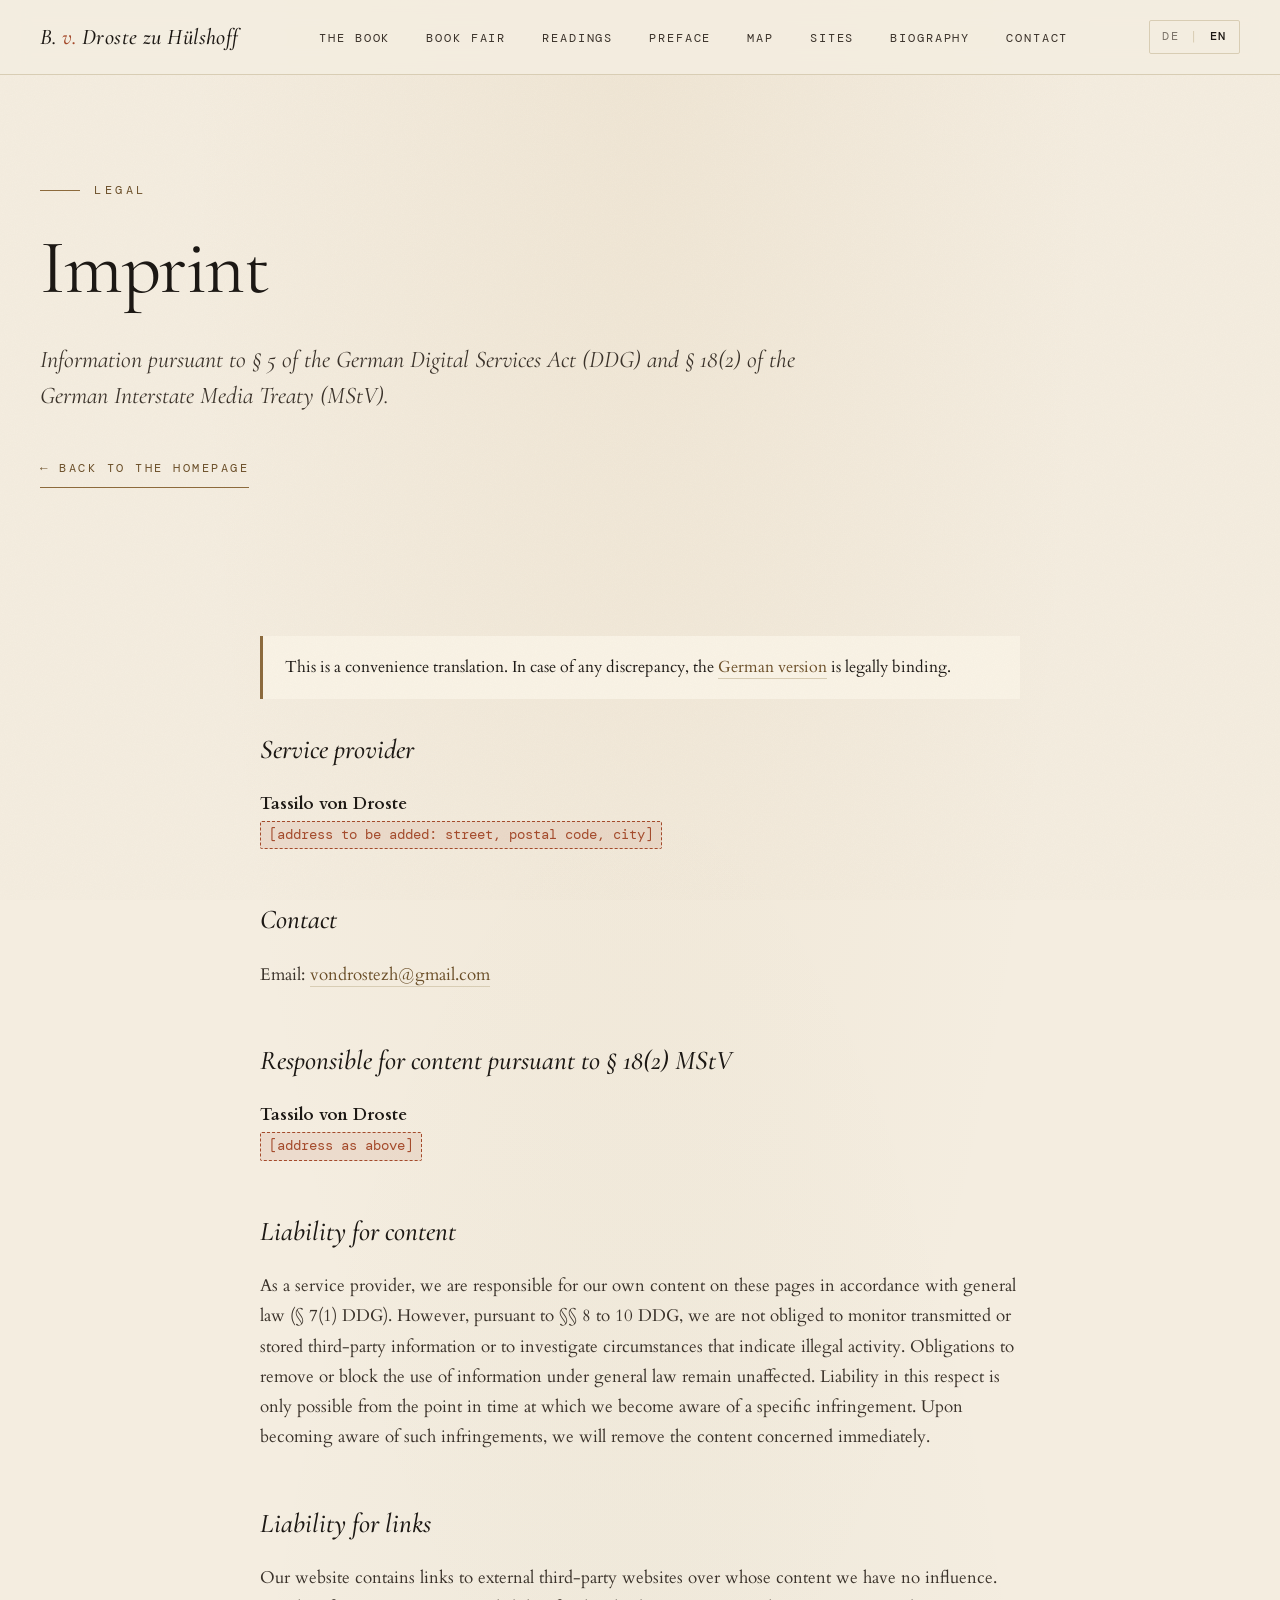
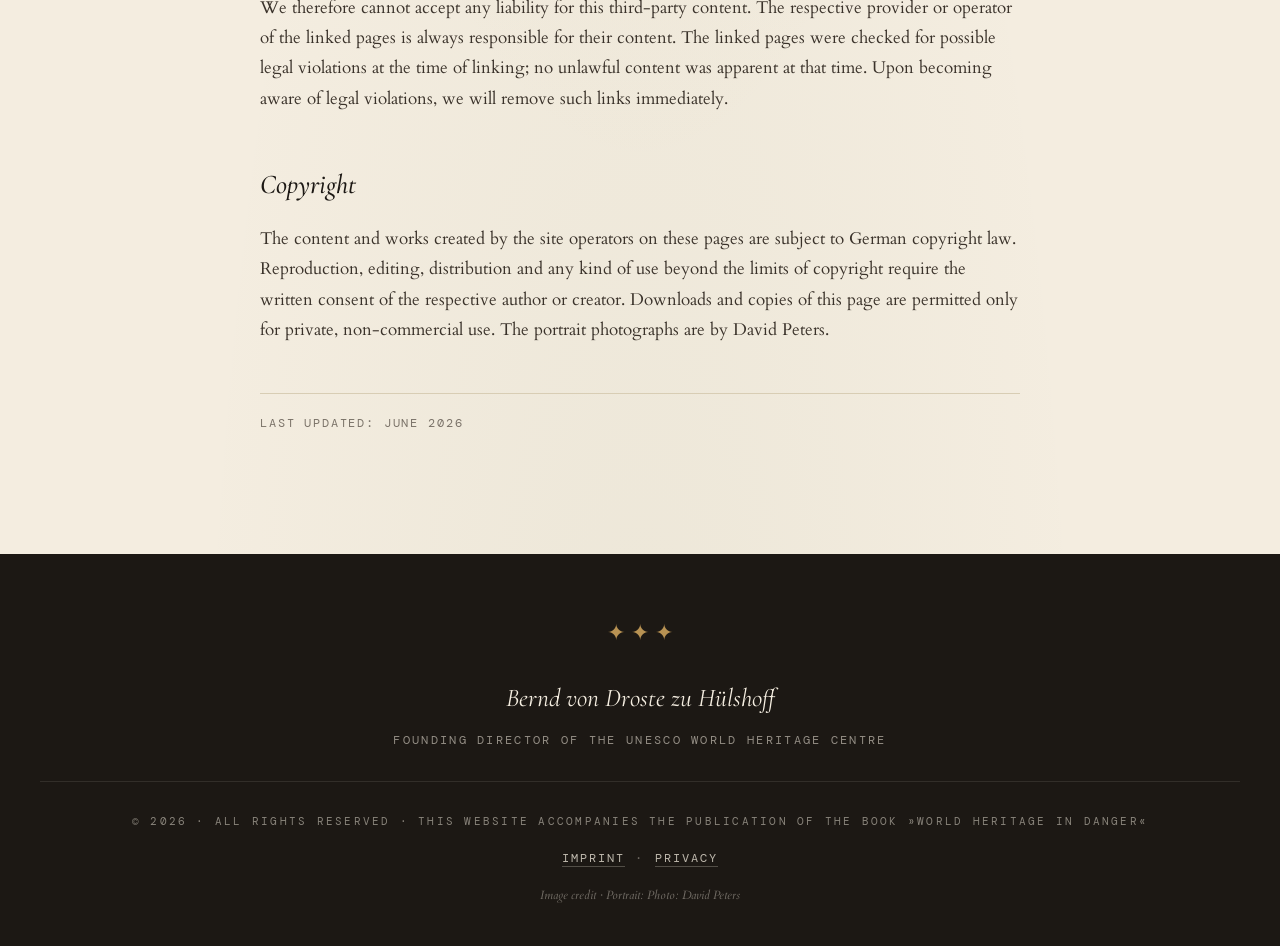
<file: en/imprint.html>
<!DOCTYPE html>
<html lang="en">
<head>
  <meta charset="UTF-8" />
  <meta name="viewport" content="width=device-width, initial-scale=1.0" />
  <title>Imprint — World Heritage in Danger · Bernd von Droste zu Hülshoff</title>
  <meta name="description" content="Legal notice (imprint) of the website for the book »Welterbe in Gefahr« by Bernd von Droste zu Hülshoff." />
  <meta name="robots" content="noindex" />

  <link rel="icon" type="image/svg+xml" href="../assets/favicon.svg" />

  <link rel="preconnect" href="https://fonts.googleapis.com">
  <link rel="preconnect" href="https://fonts.gstatic.com" crossorigin>
  <link href="https://fonts.googleapis.com/css2?family=Cormorant+Garamond:ital,wght@0,300;0,400;0,500;0,600;0,700;1,300;1,400;1,500&family=Cardo:ital,wght@0,400;0,700;1,400&family=DM+Mono:wght@300;400;500&display=swap" rel="stylesheet">

  <link rel="stylesheet" href="../css/styles.css" />
</head>
<body>

<nav id="topnav">
  <div class="nav-inner">
    <a href="index.html" class="nav-logo">B. <span>v.</span> Droste zu Hülshoff</a>
    <ul class="nav-links" id="navlinks">
      <li><a href="index.html#buch">The Book</a></li>
      <li><a href="index.html#buchmesse">Book Fair</a></li>
      <li><a href="index.html#lesungen">Readings</a></li>
      <li><a href="preface.html">Preface</a></li>
      <li><a href="index.html#karte">Map</a></li>
      <li><a href="examples.html">Sites</a></li>
      <li><a href="index.html#biografie">Biography</a></li>
      <li><a href="index.html#kontakt">Contact</a></li>
    </ul>
    <a href="../impressum.html" class="lang-switch" aria-label="Zur deutschen Seite"><span class="lang-other">DE</span> <span class="lang-sep">|</span> <span class="lang-active">EN</span></a>
    <button class="nav-toggle" id="navtoggle" aria-label="Open menu">≡</button>
  </div>
</nav>

<!-- ============= PAGE HEADER ============= -->
<header class="page-header" id="top">
  <div class="page-header-inner">
    <div class="hero-eyebrow">Legal</div>
    <h1 class="page-title">Imprint</h1>
    <p class="page-lead">
      Information pursuant to § 5 of the German Digital Services Act (DDG) and § 18(2) of the German Interstate Media Treaty (MStV).
    </p>
    <a href="index.html" class="page-backlink">← back to the homepage</a>
  </div>
</header>

<!-- ============= CONTENT ============= -->
<article class="legal">
  <div class="legal-inner">

    <div class="legal-note">
      This is a convenience translation. In case of any discrepancy, the <a href="../impressum.html">German version</a> is legally binding.
    </div>

    <h2>Service provider</h2>
    <p>
      <strong>Tassilo von Droste</strong><br>
      <span class="legal-placeholder">[address to be added: street, postal code, city]</span>
    </p>

    <h2>Contact</h2>
    <p>
      Email: <a href="mailto:vondrostezh@gmail.com">vondrostezh@gmail.com</a>
    </p>

    <h2>Responsible for content pursuant to § 18(2) MStV</h2>
    <p>
      <strong>Tassilo von Droste</strong><br>
      <span class="legal-placeholder">[address as above]</span>
    </p>

    <h2>Liability for content</h2>
    <p>
      As a service provider, we are responsible for our own content on these pages in accordance with general law (§ 7(1) DDG). However, pursuant to §§ 8 to 10 DDG, we are not obliged to monitor transmitted or stored third-party information or to investigate circumstances that indicate illegal activity. Obligations to remove or block the use of information under general law remain unaffected. Liability in this respect is only possible from the point in time at which we become aware of a specific infringement. Upon becoming aware of such infringements, we will remove the content concerned immediately.
    </p>

    <h2>Liability for links</h2>
    <p>
      Our website contains links to external third-party websites over whose content we have no influence. We therefore cannot accept any liability for this third-party content. The respective provider or operator of the linked pages is always responsible for their content. The linked pages were checked for possible legal violations at the time of linking; no unlawful content was apparent at that time. Upon becoming aware of legal violations, we will remove such links immediately.
    </p>

    <h2>Copyright</h2>
    <p>
      The content and works created by the site operators on these pages are subject to German copyright law. Reproduction, editing, distribution and any kind of use beyond the limits of copyright require the written consent of the respective author or creator. Downloads and copies of this page are permitted only for private, non-commercial use. The portrait photographs are by David Peters.
    </p>

    <div class="legal-updated">Last updated: June 2026</div>

  </div>
</article>

<!-- ============= FOOTER ============= -->
<footer>
  <div class="footer-inner">
    <div class="footer-ornament">✦ ✦ ✦</div>
    <div class="footer-name">Bernd von Droste zu Hülshoff</div>
    <div style="font-family: var(--mono); font-size:0.72rem; letter-spacing:0.2em; text-transform:uppercase; color:rgba(244,237,224,0.55);">
      Founding Director of the UNESCO World Heritage Centre
    </div>
    <div class="footer-meta">
      © 2026 · All rights reserved · This website accompanies the publication of the book »World Heritage in Danger«
    </div>
    <div class="footer-legal">
      <a href="imprint.html">Imprint</a><span class="sep">·</span><a href="privacy.html">Privacy</a>
    </div>
    <div class="footer-credits">
      Image credit · Portrait: Photo: David Peters
    </div>
  </div>
</footer>

</body>
</html>
</file>
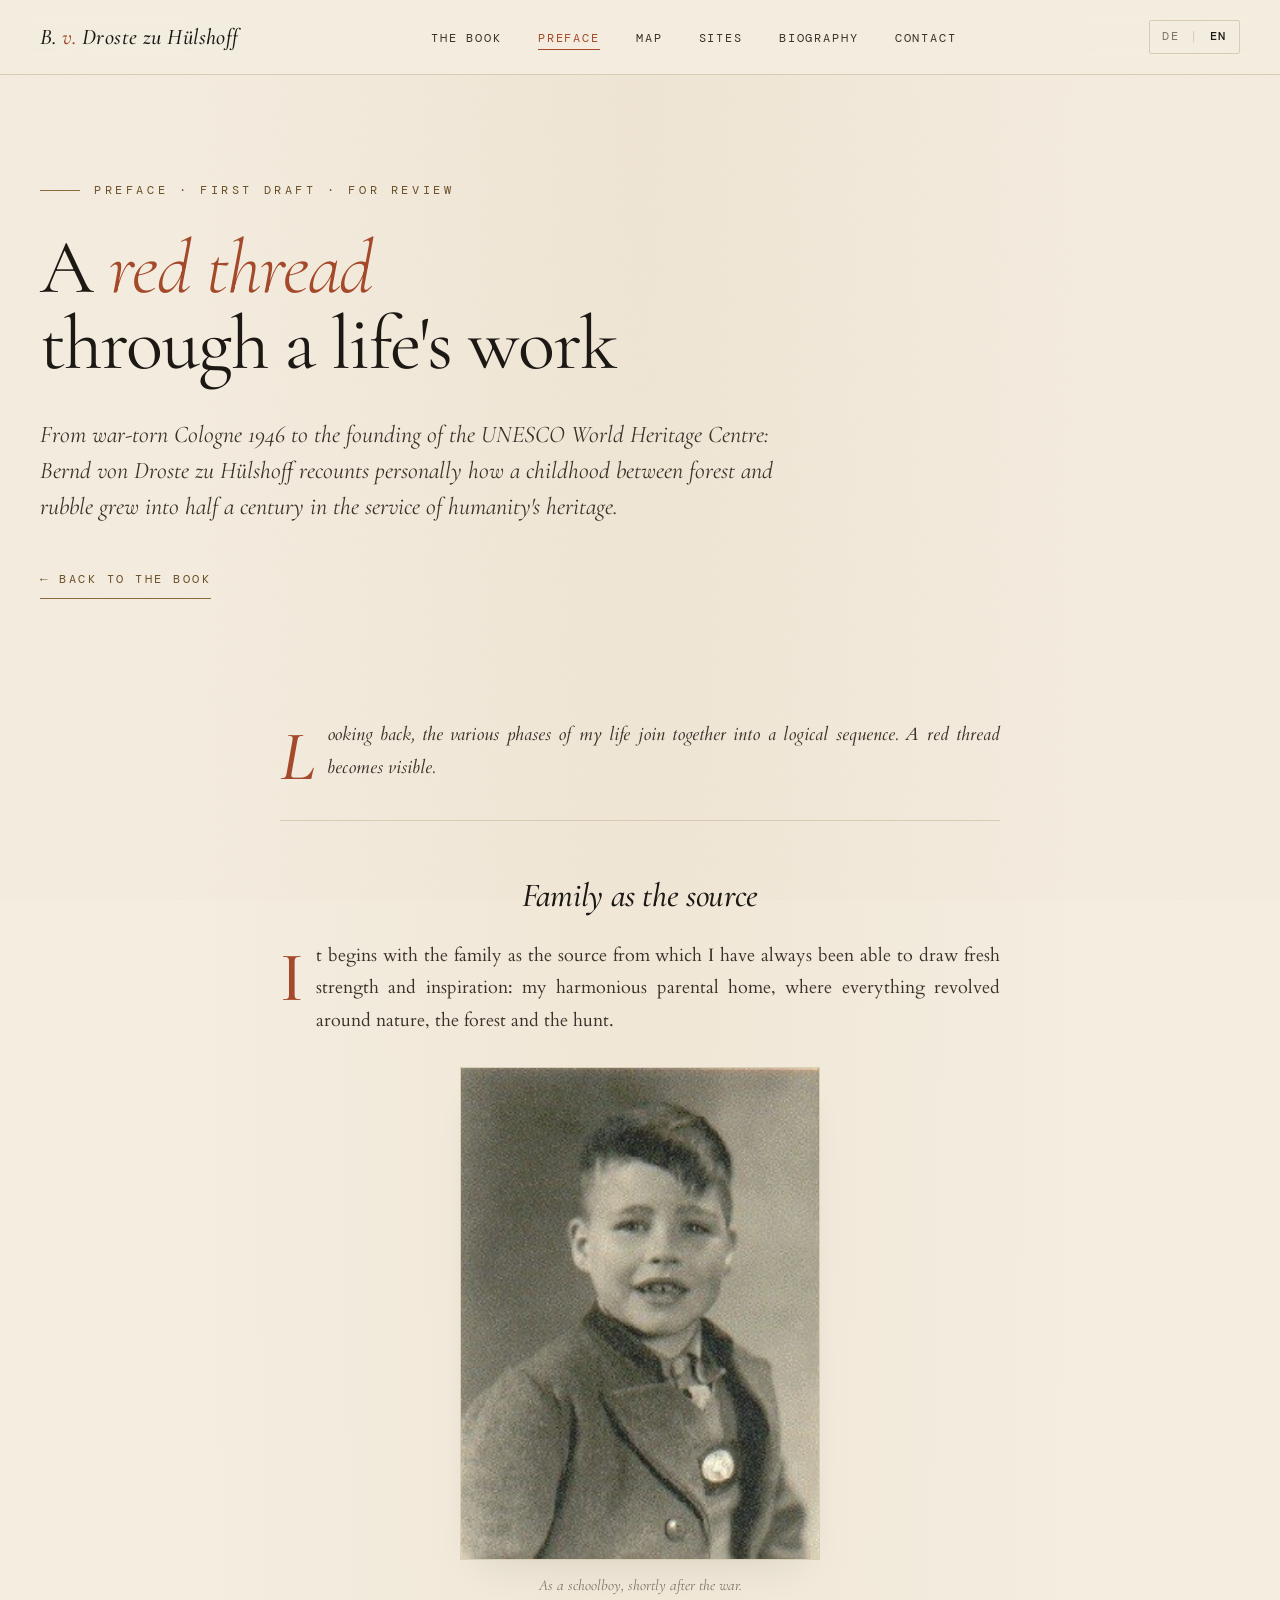
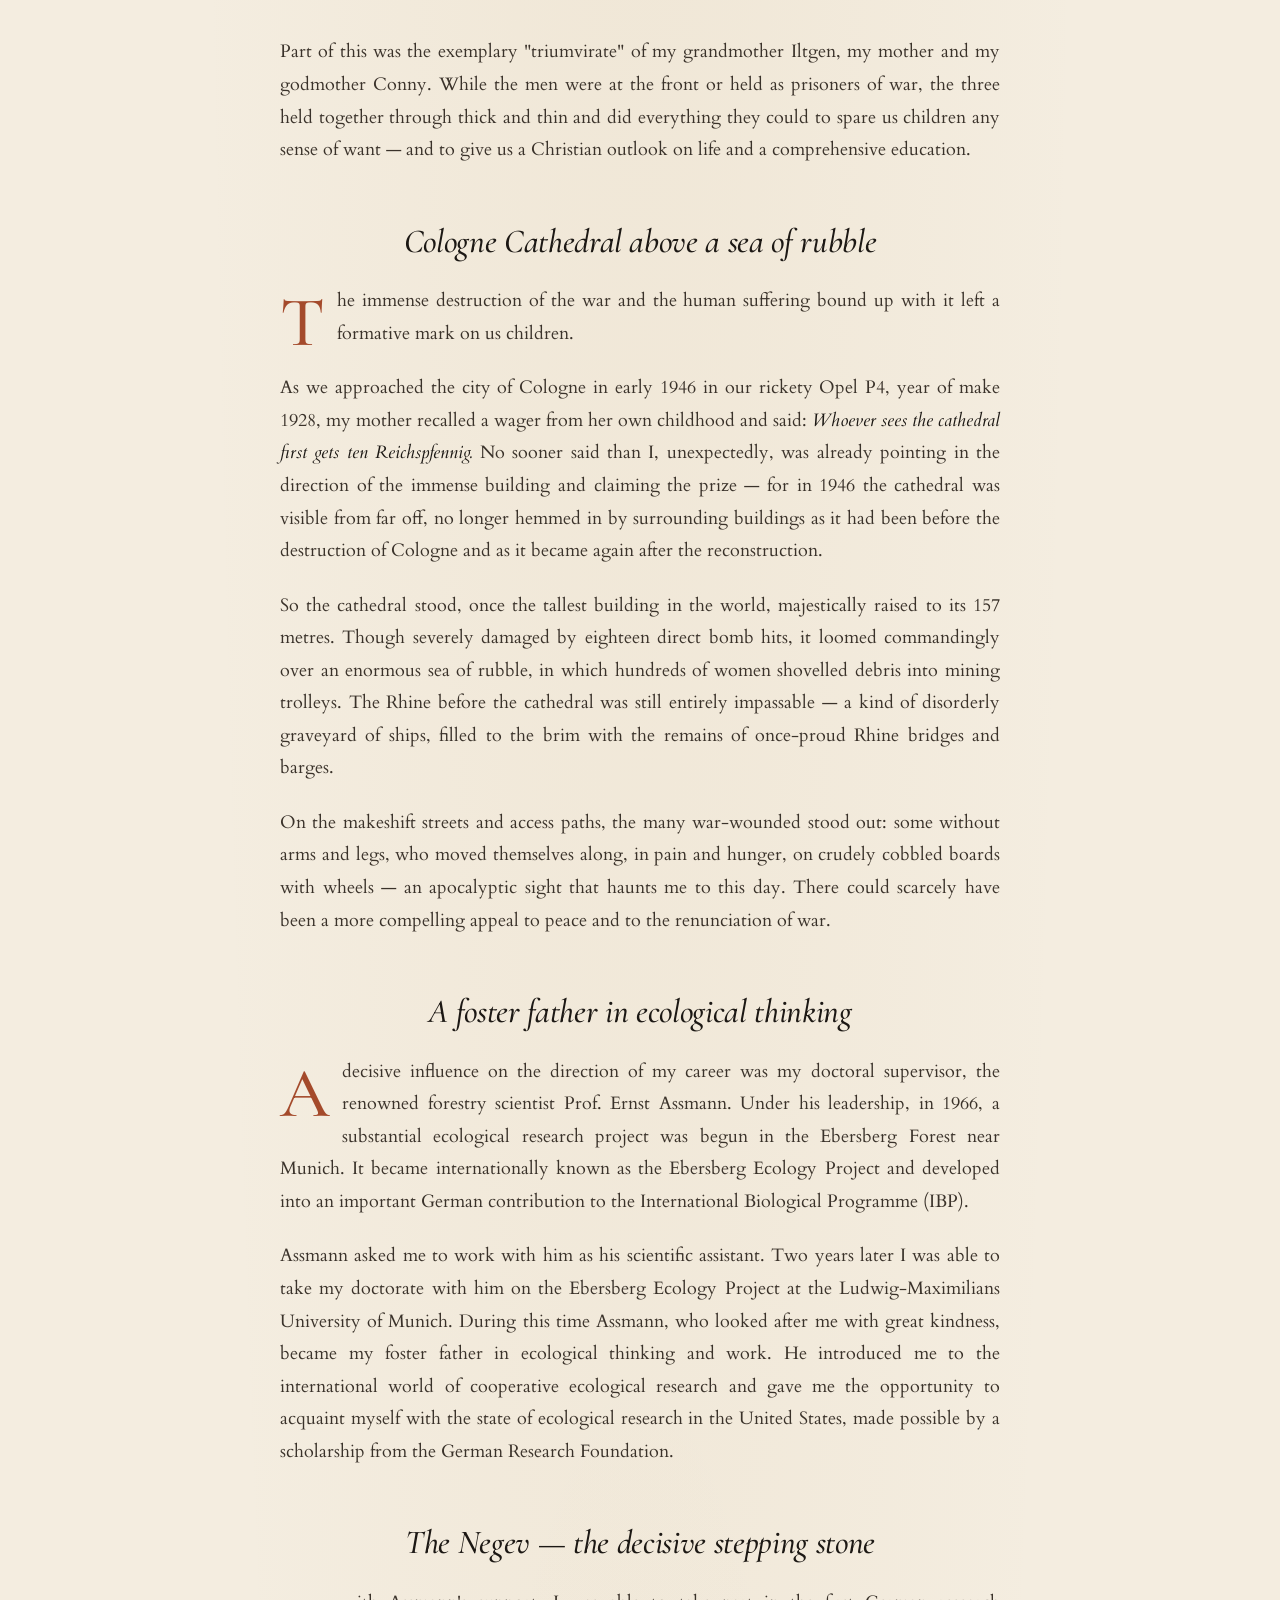
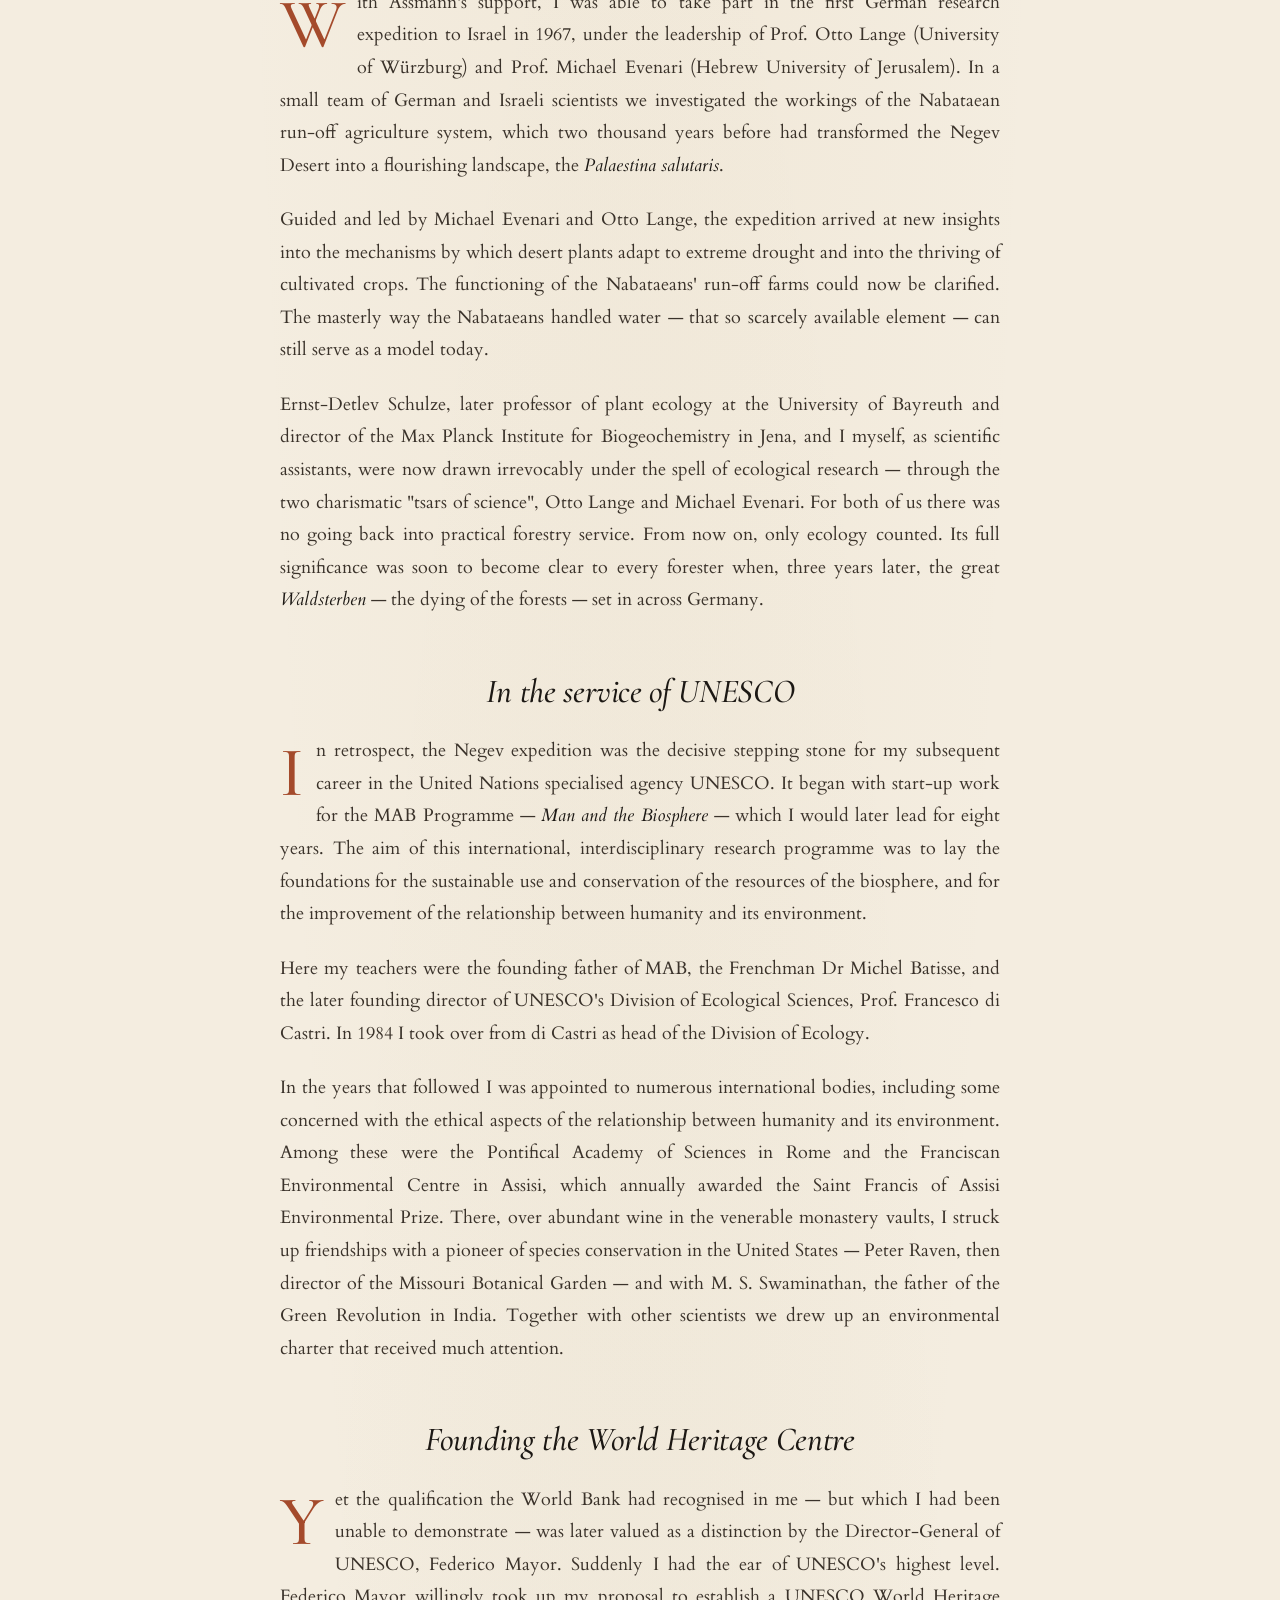
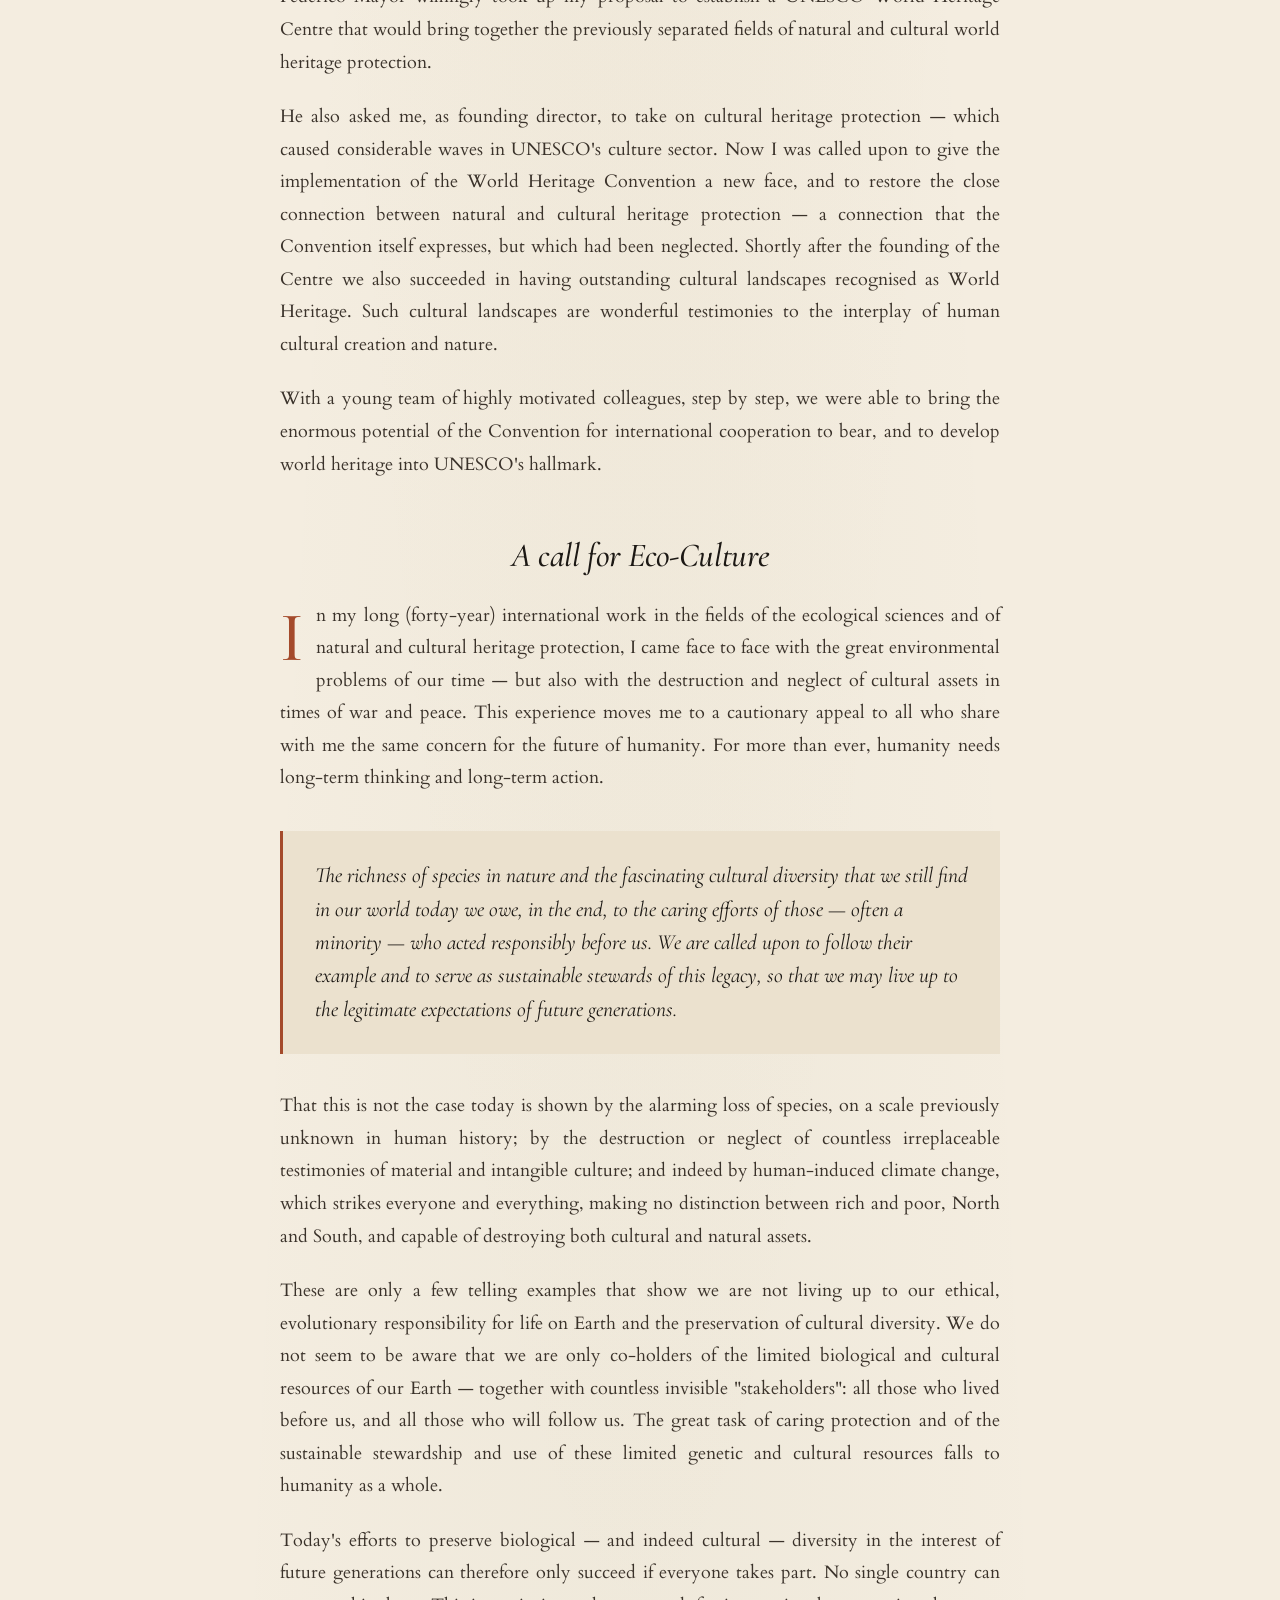
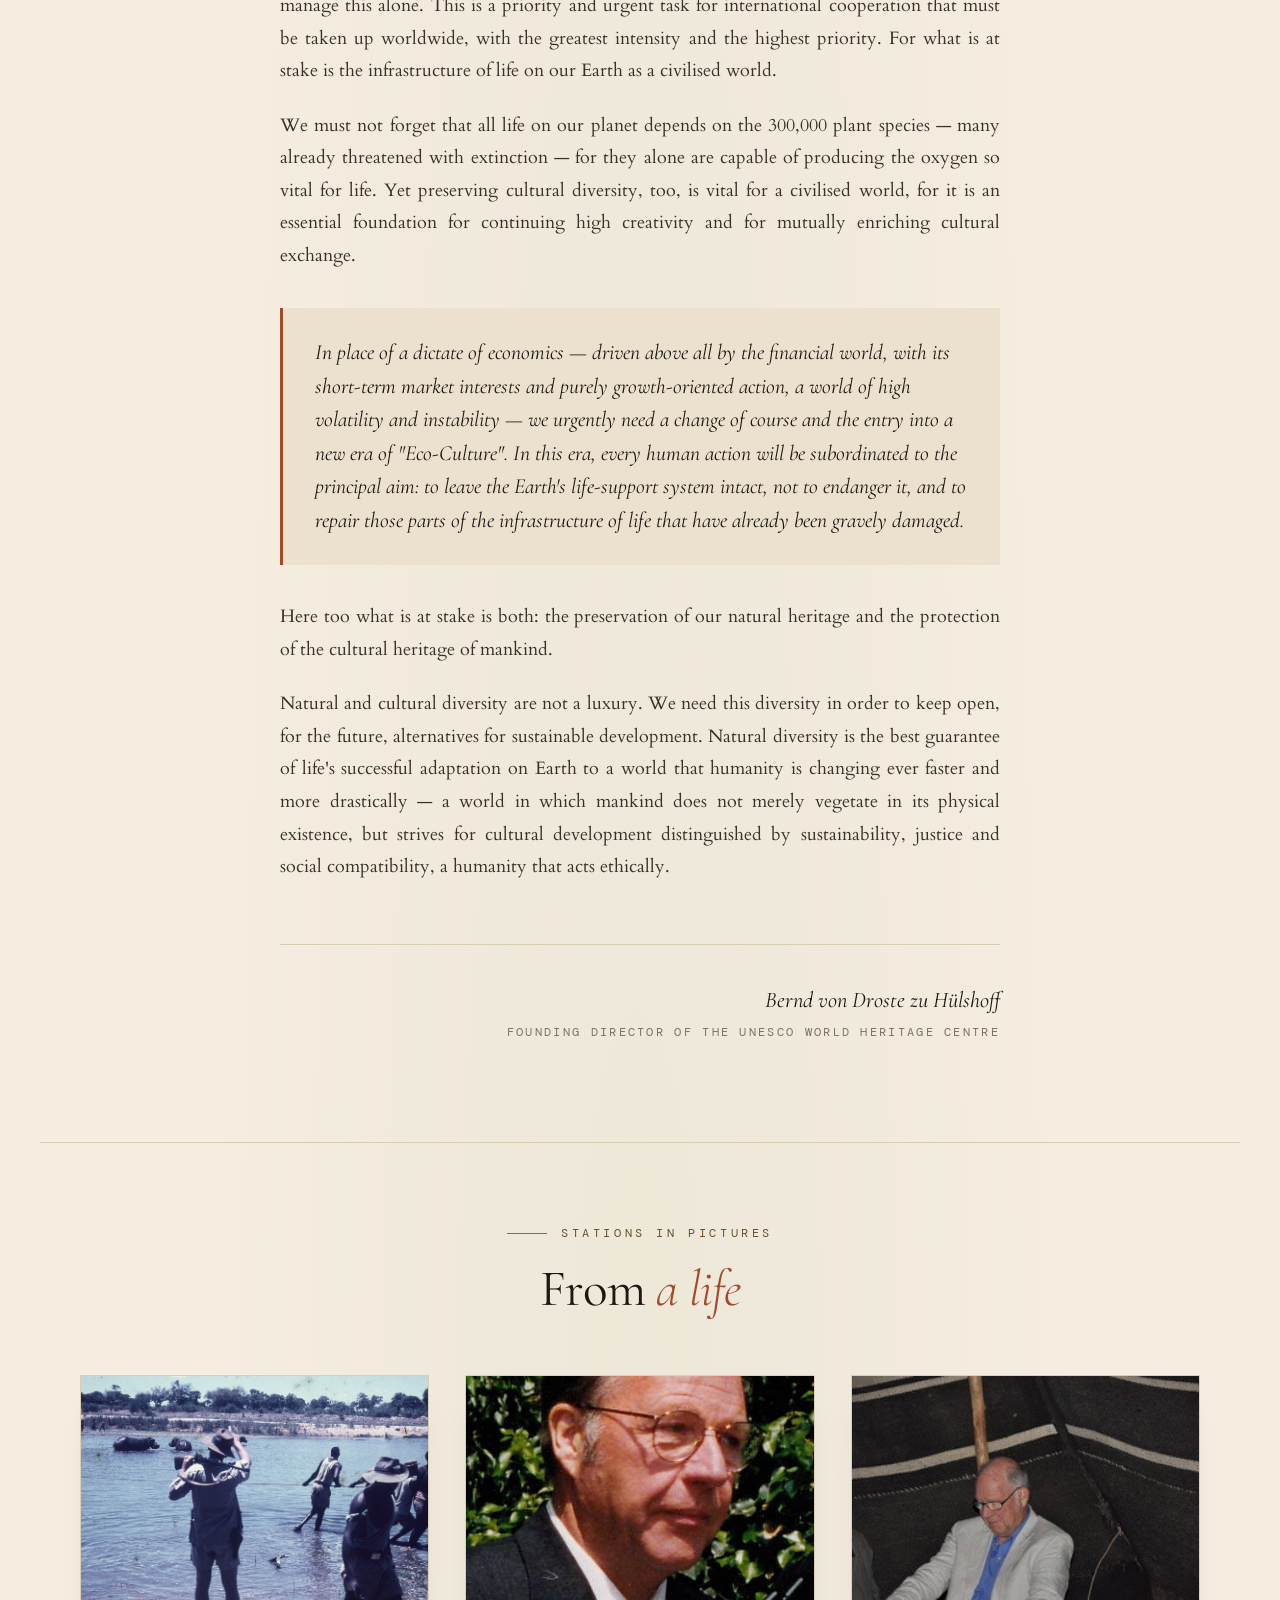
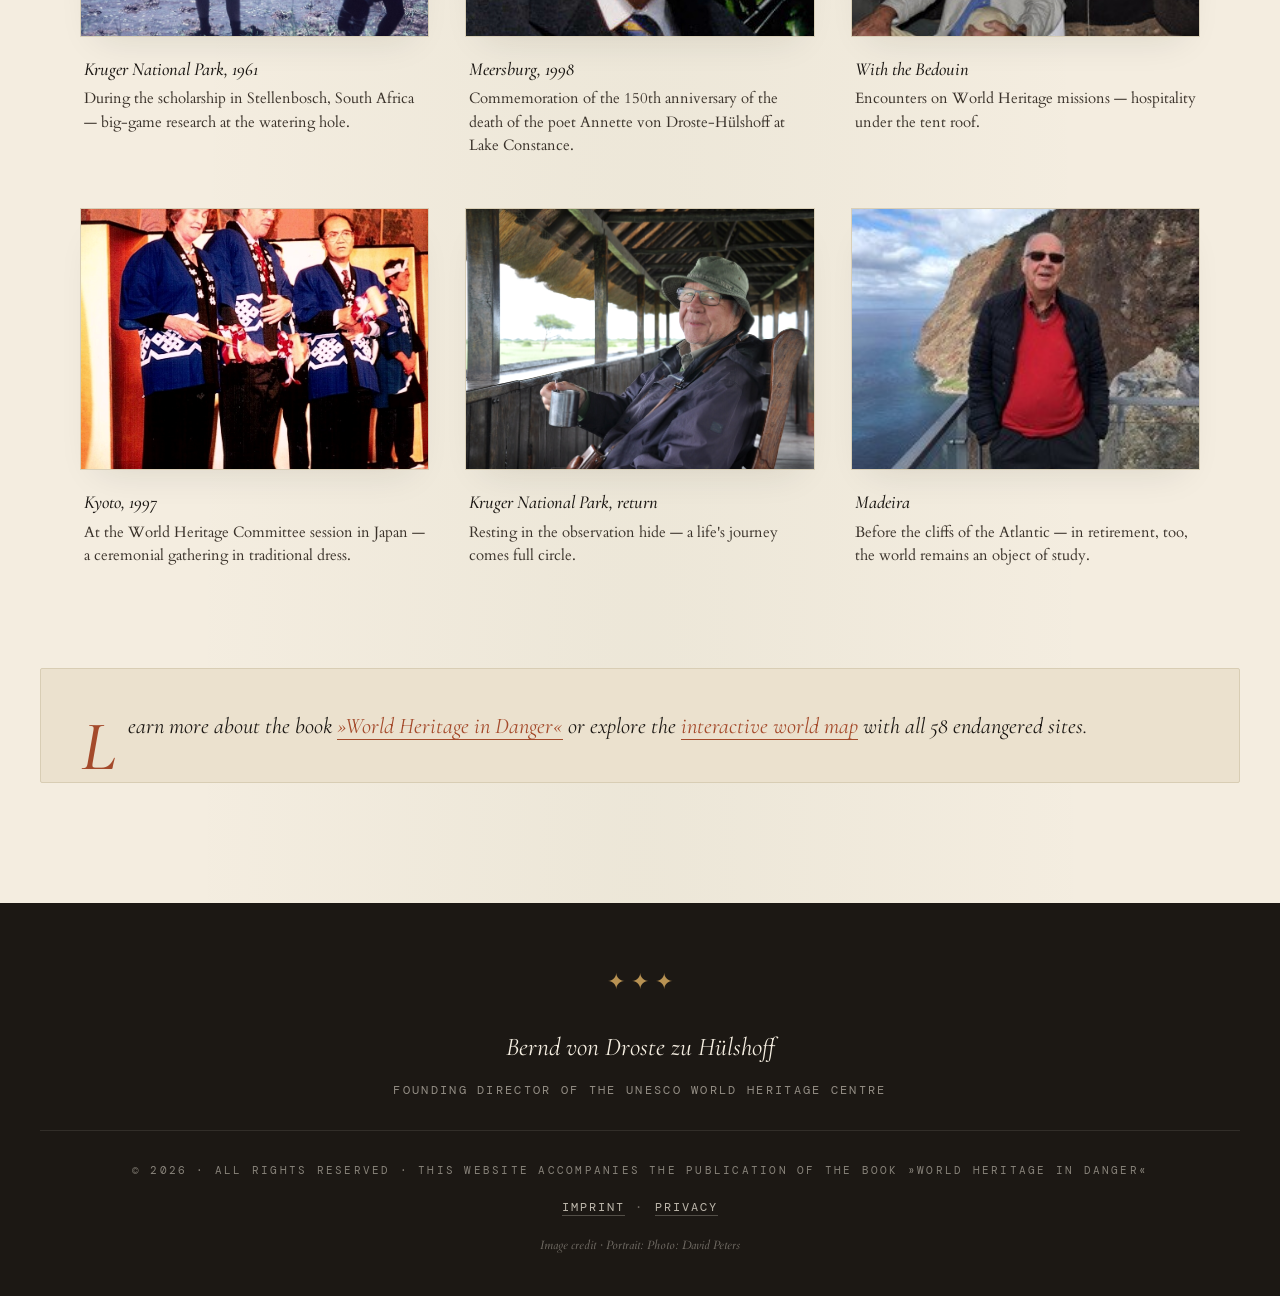
<file: en/preface.html>
<!DOCTYPE html>
<html lang="en">
<head>
  <meta charset="UTF-8" />
  <meta name="viewport" content="width=device-width, initial-scale=1.0" />
  <title>Preface — World Heritage in Danger · Bernd von Droste zu Hülshoff</title>
  <meta name="description" content="The personal preface by Bernd von Droste zu Hülshoff to his book »World Heritage in Danger« — from a childhood in war-torn Cologne 1946 to a call for an Eco-Culture." />

  <link rel="icon" type="image/svg+xml" href="../assets/favicon.svg" />

  <link rel="preconnect" href="https://fonts.googleapis.com">
  <link rel="preconnect" href="https://fonts.gstatic.com" crossorigin>
  <link href="https://fonts.googleapis.com/css2?family=Cormorant+Garamond:ital,wght@0,300;0,400;0,500;0,600;0,700;1,300;1,400;1,500&family=Cardo:ital,wght@0,400;0,700;1,400&family=DM+Mono:wght@300;400;500&display=swap" rel="stylesheet">

  <link rel="stylesheet" href="../css/styles.css" />
</head>
<body>

<nav id="topnav">
  <div class="nav-inner">
    <a href="index.html" class="nav-logo">B. <span>v.</span> Droste zu Hülshoff</a>
    <ul class="nav-links" id="navlinks">
      <li><a href="index.html#buch">The Book</a></li>
      <li><a href="preface.html" class="active">Preface</a></li>
      <li><a href="index.html#karte">Map</a></li>
      <li><a href="examples.html">Sites</a></li>
      <li><a href="index.html#biografie">Biography</a></li>
      <li><a href="index.html#kontakt">Contact</a></li>
    </ul>
    <a href="../vorwort.html" class="lang-switch" aria-label="Zur deutschen Seite"><span class="lang-other">DE</span> <span class="lang-sep">|</span> <span class="lang-active">EN</span></a>
    <button class="nav-toggle" id="navtoggle" aria-label="Open menu">≡</button>
  </div>
</nav>

<header class="page-header" id="top">
  <div class="page-header-inner vorwort-header">
    <div class="hero-eyebrow">Preface · First draft · For review</div>
    <h1 class="page-title">
      A <em>red thread</em>
      <span class="breakpoint">through a life's work</span>
    </h1>
    <p class="page-lead">
      From war-torn Cologne 1946 to the founding of the UNESCO World Heritage Centre: Bernd von Droste zu Hülshoff recounts personally how a childhood between forest and rubble grew into half a century in the service of humanity's heritage.
    </p>
    <a href="index.html#buch" class="page-backlink">← back to the book</a>
  </div>
</header>

<article class="preface">
  <div class="preface-inner">

    <p class="preface-lead">
      Looking back, the various phases of my life join together into a logical sequence. A red thread becomes visible.
    </p>

    <h2 class="preface-heading">Family as the source</h2>

    <p>
      It begins with the family as the source from which I have always been able to draw fresh strength and inspiration: my harmonious parental home, where everything revolved around nature, the forest and the hunt.
    </p>

    <figure class="preface-figure preface-figure-small">
      <img src="../assets/gallery/schulkind.jpg" alt="Bernd von Droste zu Hülshoff as a schoolboy" loading="lazy" />
      <figcaption>As a schoolboy, shortly after the war.</figcaption>
    </figure>

    <p>
      Part of this was the exemplary "triumvirate" of my grandmother Iltgen, my mother and my godmother Conny. While the men were at the front or held as prisoners of war, the three held together through thick and thin and did everything they could to spare us children any sense of want — and to give us a Christian outlook on life and a comprehensive education.
    </p>

    <h2 class="preface-heading">Cologne Cathedral above a sea of rubble</h2>

    <p>
      The immense destruction of the war and the human suffering bound up with it left a formative mark on us children.
    </p>

    <p>
      As we approached the city of Cologne in early 1946 in our rickety Opel P4, year of make 1928, my mother recalled a wager from her own childhood and said: <em>Whoever sees the cathedral first gets ten Reichspfennig.</em> No sooner said than I, unexpectedly, was already pointing in the direction of the immense building and claiming the prize — for in 1946 the cathedral was visible from far off, no longer hemmed in by surrounding buildings as it had been before the destruction of Cologne and as it became again after the reconstruction.
    </p>

    <p>
      So the cathedral stood, once the tallest building in the world, majestically raised to its 157 metres. Though severely damaged by eighteen direct bomb hits, it loomed commandingly over an enormous sea of rubble, in which hundreds of women shovelled debris into mining trolleys. The Rhine before the cathedral was still entirely impassable — a kind of disorderly graveyard of ships, filled to the brim with the remains of once-proud Rhine bridges and barges.
    </p>

    <p>
      On the makeshift streets and access paths, the many war-wounded stood out: some without arms and legs, who moved themselves along, in pain and hunger, on crudely cobbled boards with wheels — an apocalyptic sight that haunts me to this day. There could scarcely have been a more compelling appeal to peace and to the renunciation of war.
    </p>

    <h2 class="preface-heading">A foster father in ecological thinking</h2>

    <p>
      A decisive influence on the direction of my career was my doctoral supervisor, the renowned forestry scientist Prof. Ernst Assmann. Under his leadership, in 1966, a substantial ecological research project was begun in the Ebersberg Forest near Munich. It became internationally known as the Ebersberg Ecology Project and developed into an important German contribution to the International Biological Programme (IBP).
    </p>

    <p>
      Assmann asked me to work with him as his scientific assistant. Two years later I was able to take my doctorate with him on the Ebersberg Ecology Project at the Ludwig-Maximilians University of Munich. During this time Assmann, who looked after me with great kindness, became my foster father in ecological thinking and work. He introduced me to the international world of cooperative ecological research and gave me the opportunity to acquaint myself with the state of ecological research in the United States, made possible by a scholarship from the German Research Foundation.
    </p>

    <h2 class="preface-heading">The Negev — the decisive stepping stone</h2>

    <p>
      With Assmann's support, I was able to take part in the first German research expedition to Israel in 1967, under the leadership of Prof. Otto Lange (University of Würzburg) and Prof. Michael Evenari (Hebrew University of Jerusalem). In a small team of German and Israeli scientists we investigated the workings of the Nabataean run-off agriculture system, which two thousand years before had transformed the Negev Desert into a flourishing landscape, the <em>Palaestina salutaris</em>.
    </p>

    <p>
      Guided and led by Michael Evenari and Otto Lange, the expedition arrived at new insights into the mechanisms by which desert plants adapt to extreme drought and into the thriving of cultivated crops. The functioning of the Nabataeans' run-off farms could now be clarified. The masterly way the Nabataeans handled water — that so scarcely available element — can still serve as a model today.
    </p>

    <p>
      Ernst-Detlev Schulze, later professor of plant ecology at the University of Bayreuth and director of the Max Planck Institute for Biogeochemistry in Jena, and I myself, as scientific assistants, were now drawn irrevocably under the spell of ecological research — through the two charismatic "tsars of science", Otto Lange and Michael Evenari. For both of us there was no going back into practical forestry service. From now on, only ecology counted. Its full significance was soon to become clear to every forester when, three years later, the great <em>Waldsterben</em> — the dying of the forests — set in across Germany.
    </p>

    <h2 class="preface-heading">In the service of UNESCO</h2>

    <p>
      In retrospect, the Negev expedition was the decisive stepping stone for my subsequent career in the United Nations specialised agency UNESCO. It began with start-up work for the MAB Programme — <em>Man and the Biosphere</em> — which I would later lead for eight years. The aim of this international, interdisciplinary research programme was to lay the foundations for the sustainable use and conservation of the resources of the biosphere, and for the improvement of the relationship between humanity and its environment.
    </p>

    <p>
      Here my teachers were the founding father of MAB, the Frenchman Dr Michel Batisse, and the later founding director of UNESCO's Division of Ecological Sciences, Prof. Francesco di Castri. In 1984 I took over from di Castri as head of the Division of Ecology.
    </p>

    <p>
      In the years that followed I was appointed to numerous international bodies, including some concerned with the ethical aspects of the relationship between humanity and its environment. Among these were the Pontifical Academy of Sciences in Rome and the Franciscan Environmental Centre in Assisi, which annually awarded the Saint Francis of Assisi Environmental Prize. There, over abundant wine in the venerable monastery vaults, I struck up friendships with a pioneer of species conservation in the United States — Peter Raven, then director of the Missouri Botanical Garden — and with M. S. Swaminathan, the father of the Green Revolution in India. Together with other scientists we drew up an environmental charter that received much attention.
    </p>

    <h2 class="preface-heading">Founding the World Heritage Centre</h2>

    <p>
      Yet the qualification the World Bank had recognised in me — but which I had been unable to demonstrate — was later valued as a distinction by the Director-General of UNESCO, Federico Mayor. Suddenly I had the ear of UNESCO's highest level. Federico Mayor willingly took up my proposal to establish a UNESCO World Heritage Centre that would bring together the previously separated fields of natural and cultural world heritage protection.
    </p>

    <p>
      He also asked me, as founding director, to take on cultural heritage protection — which caused considerable waves in UNESCO's culture sector. Now I was called upon to give the implementation of the World Heritage Convention a new face, and to restore the close connection between natural and cultural heritage protection — a connection that the Convention itself expresses, but which had been neglected. Shortly after the founding of the Centre we also succeeded in having outstanding cultural landscapes recognised as World Heritage. Such cultural landscapes are wonderful testimonies to the interplay of human cultural creation and nature.
    </p>

    <p>
      With a young team of highly motivated colleagues, step by step, we were able to bring the enormous potential of the Convention for international cooperation to bear, and to develop world heritage into UNESCO's hallmark.
    </p>

    <h2 class="preface-heading">A call for Eco-Culture</h2>

    <p>
      In my long (forty-year) international work in the fields of the ecological sciences and of natural and cultural heritage protection, I came face to face with the great environmental problems of our time — but also with the destruction and neglect of cultural assets in times of war and peace. This experience moves me to a cautionary appeal to all who share with me the same concern for the future of humanity. For more than ever, humanity needs long-term thinking and long-term action.
    </p>

    <blockquote class="preface-quote">
      The richness of species in nature and the fascinating cultural diversity that we still find in our world today we owe, in the end, to the caring efforts of those — often a minority — who acted responsibly before us. We are called upon to follow their example and to serve as sustainable stewards of this legacy, so that we may live up to the legitimate expectations of future generations.
    </blockquote>

    <p>
      That this is not the case today is shown by the alarming loss of species, on a scale previously unknown in human history; by the destruction or neglect of countless irreplaceable testimonies of material and intangible culture; and indeed by human-induced climate change, which strikes everyone and everything, making no distinction between rich and poor, North and South, and capable of destroying both cultural and natural assets.
    </p>

    <p>
      These are only a few telling examples that show we are not living up to our ethical, evolutionary responsibility for life on Earth and the preservation of cultural diversity. We do not seem to be aware that we are only co-holders of the limited biological and cultural resources of our Earth — together with countless invisible "stakeholders": all those who lived before us, and all those who will follow us. The great task of caring protection and of the sustainable stewardship and use of these limited genetic and cultural resources falls to humanity as a whole.
    </p>

    <p>
      Today's efforts to preserve biological — and indeed cultural — diversity in the interest of future generations can therefore only succeed if everyone takes part. No single country can manage this alone. This is a priority and urgent task for international cooperation that must be taken up worldwide, with the greatest intensity and the highest priority. For what is at stake is the infrastructure of life on our Earth as a civilised world.
    </p>

    <p>
      We must not forget that all life on our planet depends on the 300,000 plant species — many already threatened with extinction — for they alone are capable of producing the oxygen so vital for life. Yet preserving cultural diversity, too, is vital for a civilised world, for it is an essential foundation for continuing high creativity and for mutually enriching cultural exchange.
    </p>

    <blockquote class="preface-quote">
      In place of a dictate of economics — driven above all by the financial world, with its short-term market interests and purely growth-oriented action, a world of high volatility and instability — we urgently need a change of course and the entry into a new era of "Eco-Culture". In this era, every human action will be subordinated to the principal aim: to leave the Earth's life-support system intact, not to endanger it, and to repair those parts of the infrastructure of life that have already been gravely damaged.
    </blockquote>

    <p>
      Here too what is at stake is both: the preservation of our natural heritage and the protection of the cultural heritage of mankind.
    </p>

    <p>
      Natural and cultural diversity are not a luxury. We need this diversity in order to keep open, for the future, alternatives for sustainable development. Natural diversity is the best guarantee of life's successful adaptation on Earth to a world that humanity is changing ever faster and more drastically — a world in which mankind does not merely vegetate in its physical existence, but strives for cultural development distinguished by sustainability, justice and social compatibility, a humanity that acts ethically.
    </p>

    <div class="preface-signature">
      <div class="preface-signature-name">Bernd von Droste zu Hülshoff</div>
      <div class="preface-signature-title">Founding Director of the UNESCO World Heritage Centre</div>
    </div>

  </div>

  <div class="preface-gallery">
    <div class="preface-gallery-header">
      <div class="section-eyebrow">Stations in pictures</div>
      <h2 class="preface-gallery-title">From <em>a life</em></h2>
    </div>
    <div class="preface-gallery-grid">
      <figure class="gallery-item">
        <img src="../assets/gallery/kruger-1961.jpg" alt="In Kruger National Park during the scholarship in 1961" loading="lazy" />
        <figcaption>
          <strong>Kruger National Park, 1961</strong>
          During the scholarship in Stellenbosch, South Africa — big-game research at the watering hole.
        </figcaption>
      </figure>
      <figure class="gallery-item">
        <img src="../assets/gallery/meersburg-1998.jpg" alt="At Meersburg on Lake Constance, 1998" loading="lazy" />
        <figcaption>
          <strong>Meersburg, 1998</strong>
          Commemoration of the 150th anniversary of the death of the poet Annette von Droste-Hülshoff at Lake Constance.
        </figcaption>
      </figure>
      <figure class="gallery-item">
        <img src="../assets/gallery/beduinen-zelt.jpg" alt="In a Bedouin tent" loading="lazy" />
        <figcaption>
          <strong>With the Bedouin</strong>
          Encounters on World Heritage missions — hospitality under the tent roof.
        </figcaption>
      </figure>
      <figure class="gallery-item">
        <img src="../assets/gallery/kyoto-1997.jpg" alt="World Heritage Committee session in Kyoto, 1997" loading="lazy" />
        <figcaption>
          <strong>Kyoto, 1997</strong>
          At the World Heritage Committee session in Japan — a ceremonial gathering in traditional dress.
        </figcaption>
      </figure>
      <figure class="gallery-item">
        <img src="../assets/gallery/kruger-heute.jpg" alt="In Kruger National Park, more recently" loading="lazy" />
        <figcaption>
          <strong>Kruger National Park, return</strong>
          Resting in the observation hide — a life's journey comes full circle.
        </figcaption>
      </figure>
      <figure class="gallery-item">
        <img src="../assets/gallery/madeira.jpg" alt="On Madeira" loading="lazy" />
        <figcaption>
          <strong>Madeira</strong>
          Before the cliffs of the Atlantic — in retirement, too, the world remains an object of study.
        </figcaption>
      </figure>
    </div>
  </div>

  <div class="page-cta reveal">
    <p>Learn more about the book <a href="index.html#buch">»World Heritage in Danger«</a> or explore the <a href="index.html#karte">interactive world map</a> with all 58 endangered sites.</p>
  </div>
</article>

<footer>
  <div class="footer-inner">
    <div class="footer-ornament">✦ ✦ ✦</div>
    <div class="footer-name">Bernd von Droste zu Hülshoff</div>
    <div style="font-family: var(--mono); font-size:0.72rem; letter-spacing:0.2em; text-transform:uppercase; color:rgba(244,237,224,0.55);">
      Founding director of the UNESCO World Heritage Centre
    </div>
    <div class="footer-meta">
      © 2026 · All rights reserved · This website accompanies the publication of the book »World Heritage in Danger«
    </div>
    <div class="footer-legal">
      <a href="imprint.html">Imprint</a><span class="sep">·</span><a href="privacy.html">Privacy</a>
    </div>
    <div class="footer-credits">
      Image credit · Portrait: Photo: David Peters
    </div>
  </div>
</footer>

<script>
  const nav = document.getElementById('topnav');
  const navtoggle = document.getElementById('navtoggle');
  const navlinks = document.getElementById('navlinks');

  window.addEventListener('scroll', () => {
    nav.classList.toggle('scrolled', window.scrollY > 40);
  });

  if (navtoggle) {
    navtoggle.addEventListener('click', () => navlinks.classList.toggle('open'));
    navlinks.addEventListener('click', (e) => {
      if (e.target.tagName === 'A') navlinks.classList.remove('open');
    });
  }

  const reveals = document.querySelectorAll('.reveal');
  if (reveals.length && 'IntersectionObserver' in window) {
    const io = new IntersectionObserver((entries) => {
      entries.forEach((e) => {
        if (e.isIntersecting) {
          e.target.classList.add('in-view');
          io.unobserve(e.target);
        }
      });
    }, { rootMargin: '0px 0px -80px 0px' });
    reveals.forEach((r) => io.observe(r));
  }
</script>

</body>
</html>
</file>
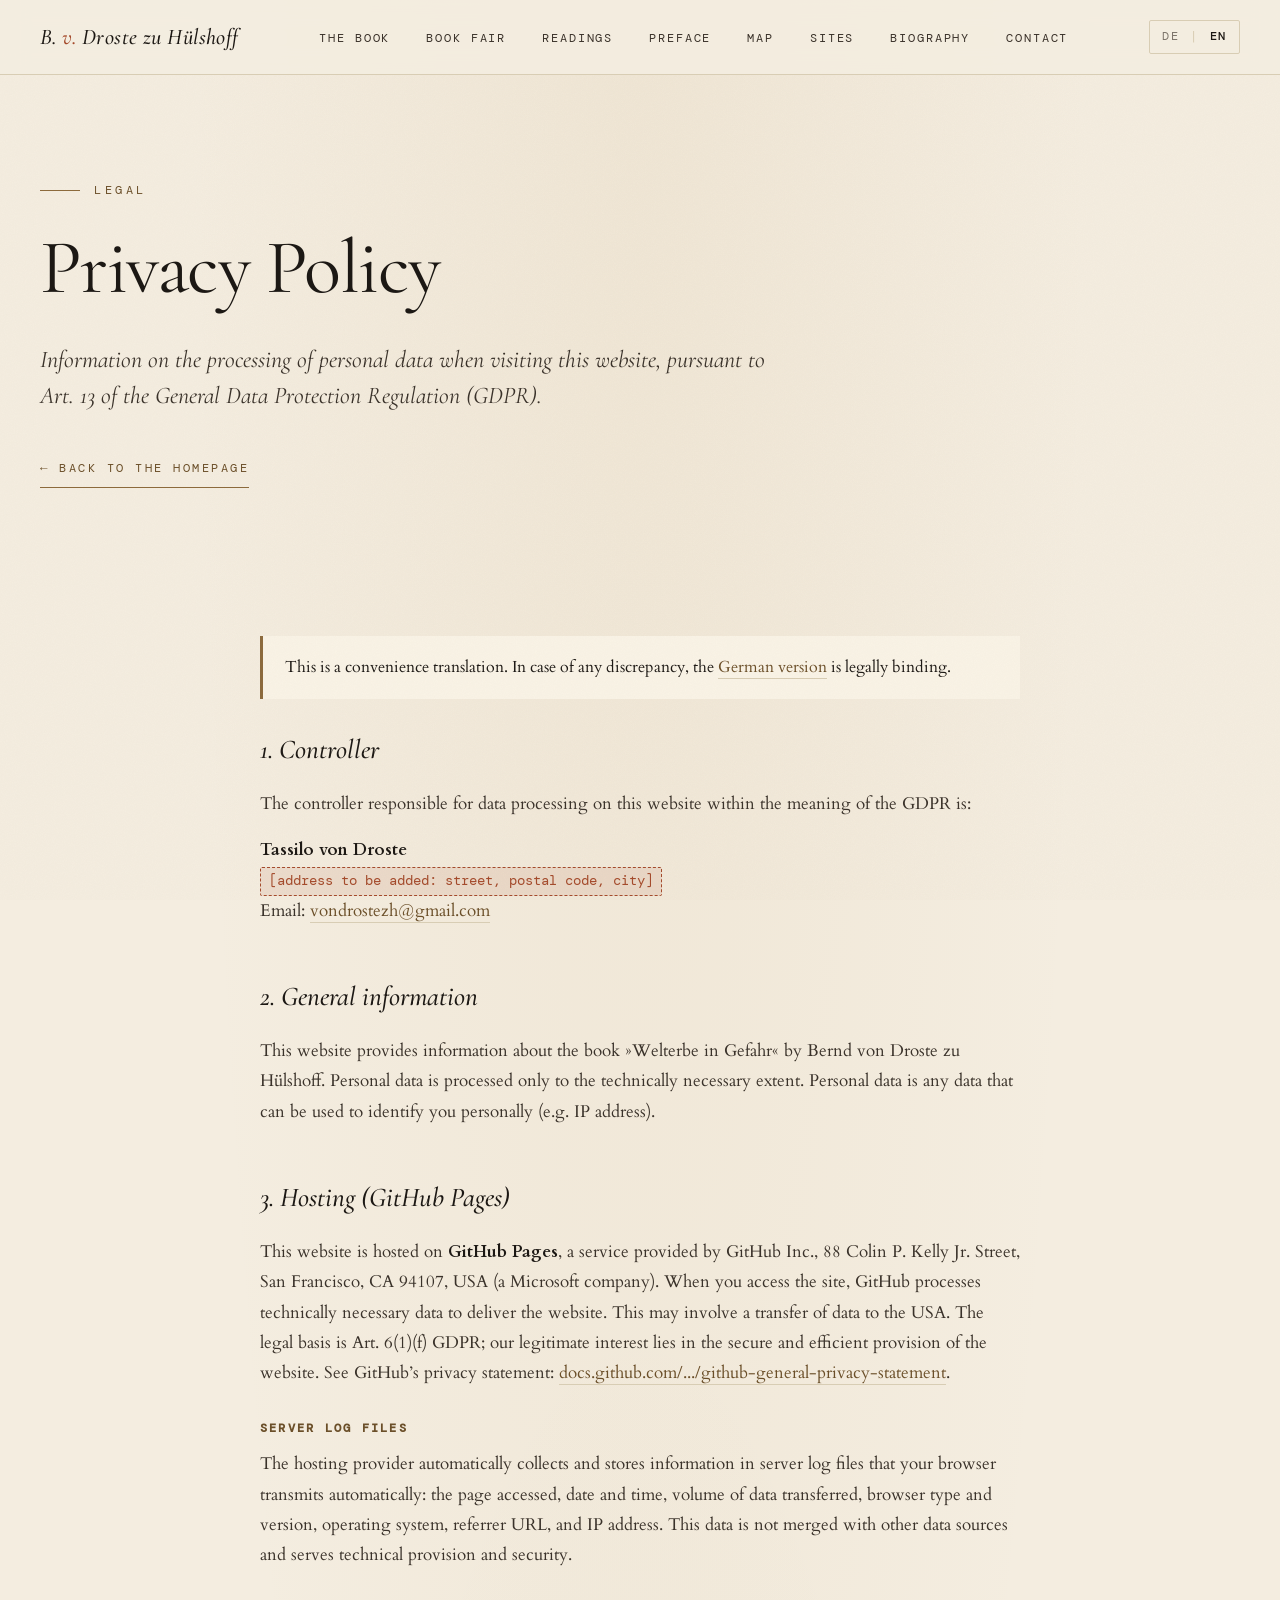
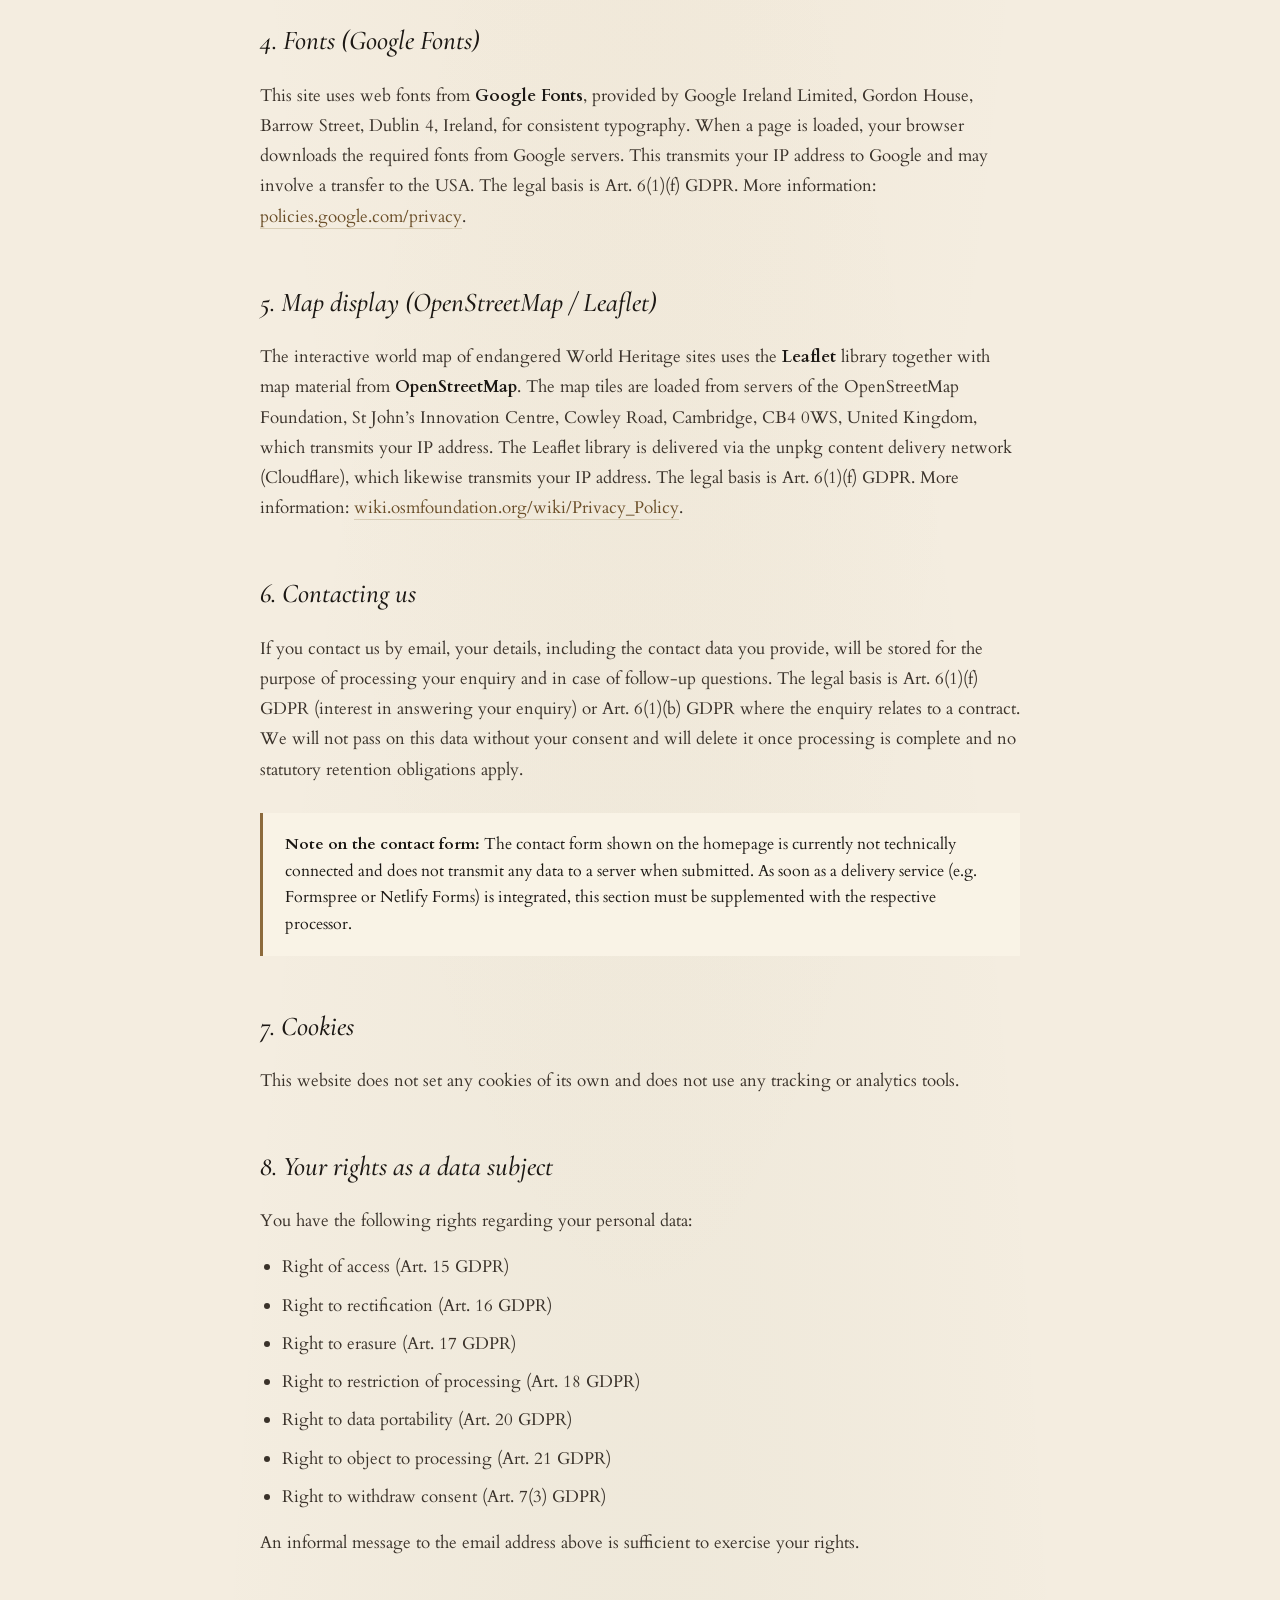
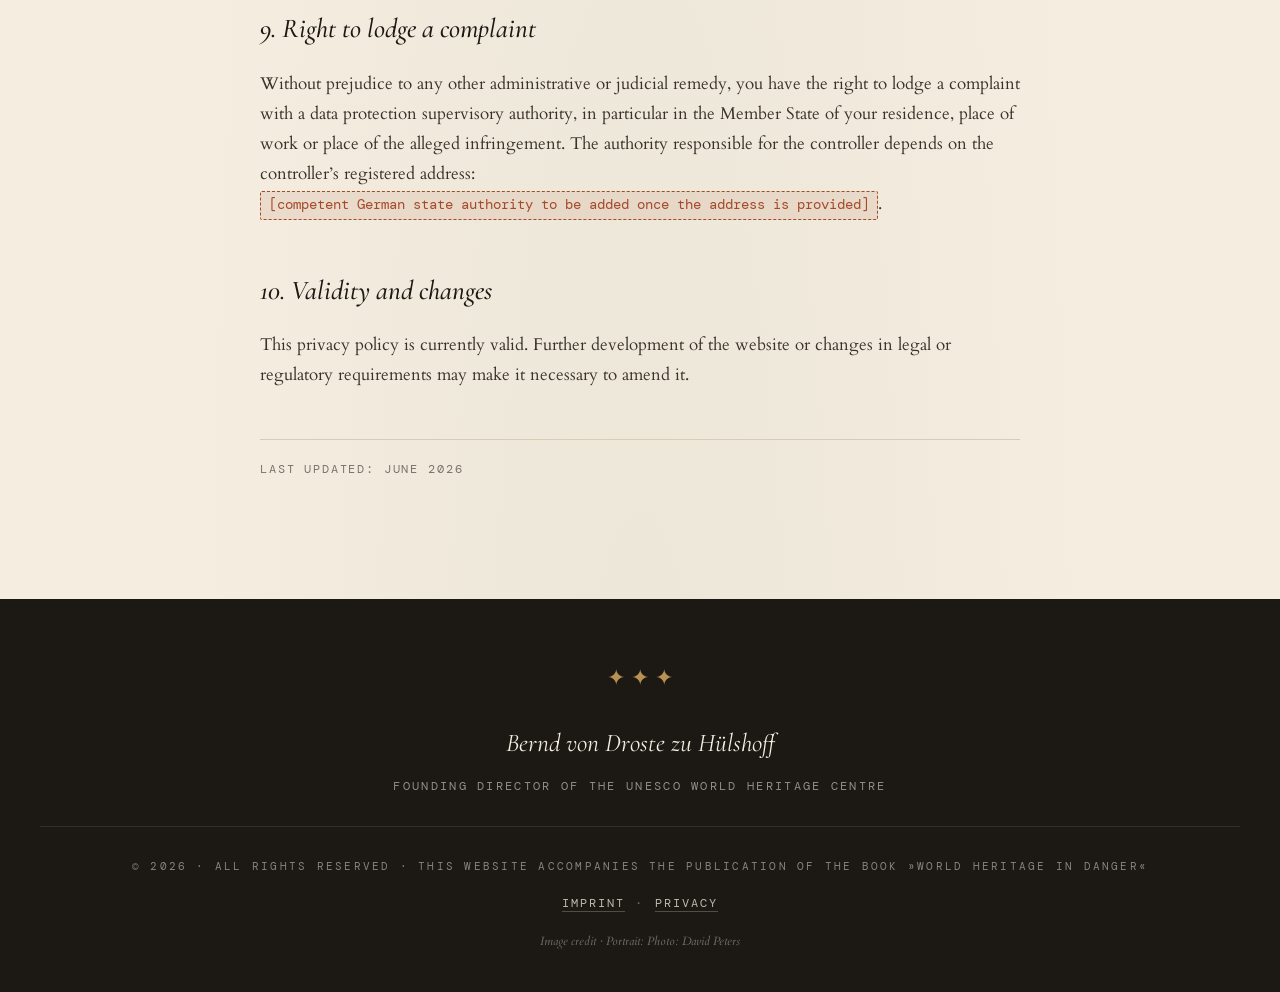
<file: en/privacy.html>
<!DOCTYPE html>
<html lang="en">
<head>
  <meta charset="UTF-8" />
  <meta name="viewport" content="width=device-width, initial-scale=1.0" />
  <title>Privacy Policy — World Heritage in Danger · Bernd von Droste zu Hülshoff</title>
  <meta name="description" content="Privacy policy of the website for the book »Welterbe in Gefahr« by Bernd von Droste zu Hülshoff." />
  <meta name="robots" content="noindex" />

  <link rel="icon" type="image/svg+xml" href="../assets/favicon.svg" />

  <link rel="preconnect" href="https://fonts.googleapis.com">
  <link rel="preconnect" href="https://fonts.gstatic.com" crossorigin>
  <link href="https://fonts.googleapis.com/css2?family=Cormorant+Garamond:ital,wght@0,300;0,400;0,500;0,600;0,700;1,300;1,400;1,500&family=Cardo:ital,wght@0,400;0,700;1,400&family=DM+Mono:wght@300;400;500&display=swap" rel="stylesheet">

  <link rel="stylesheet" href="../css/styles.css" />
</head>
<body>

<nav id="topnav">
  <div class="nav-inner">
    <a href="index.html" class="nav-logo">B. <span>v.</span> Droste zu Hülshoff</a>
    <ul class="nav-links" id="navlinks">
      <li><a href="index.html#buch">The Book</a></li>
      <li><a href="index.html#buchmesse">Book Fair</a></li>
      <li><a href="index.html#lesungen">Readings</a></li>
      <li><a href="preface.html">Preface</a></li>
      <li><a href="index.html#karte">Map</a></li>
      <li><a href="examples.html">Sites</a></li>
      <li><a href="index.html#biografie">Biography</a></li>
      <li><a href="index.html#kontakt">Contact</a></li>
    </ul>
    <a href="../datenschutz.html" class="lang-switch" aria-label="Zur deutschen Seite"><span class="lang-other">DE</span> <span class="lang-sep">|</span> <span class="lang-active">EN</span></a>
    <button class="nav-toggle" id="navtoggle" aria-label="Open menu">≡</button>
  </div>
</nav>

<!-- ============= PAGE HEADER ============= -->
<header class="page-header" id="top">
  <div class="page-header-inner">
    <div class="hero-eyebrow">Legal</div>
    <h1 class="page-title">Privacy Policy</h1>
    <p class="page-lead">
      Information on the processing of personal data when visiting this website, pursuant to Art. 13 of the General Data Protection Regulation (GDPR).
    </p>
    <a href="index.html" class="page-backlink">← back to the homepage</a>
  </div>
</header>

<!-- ============= CONTENT ============= -->
<article class="legal">
  <div class="legal-inner">

    <div class="legal-note">
      This is a convenience translation. In case of any discrepancy, the <a href="../datenschutz.html">German version</a> is legally binding.
    </div>

    <h2>1. Controller</h2>
    <p>
      The controller responsible for data processing on this website within the meaning of the GDPR is:
    </p>
    <p>
      <strong>Tassilo von Droste</strong><br>
      <span class="legal-placeholder">[address to be added: street, postal code, city]</span><br>
      Email: <a href="mailto:vondrostezh@gmail.com">vondrostezh@gmail.com</a>
    </p>

    <h2>2. General information</h2>
    <p>
      This website provides information about the book »Welterbe in Gefahr« by Bernd von Droste zu Hülshoff. Personal data is processed only to the technically necessary extent. Personal data is any data that can be used to identify you personally (e.g. IP address).
    </p>

    <h2>3. Hosting (GitHub Pages)</h2>
    <p>
      This website is hosted on <strong>GitHub Pages</strong>, a service provided by GitHub Inc., 88 Colin P. Kelly Jr. Street, San Francisco, CA 94107, USA (a Microsoft company). When you access the site, GitHub processes technically necessary data to deliver the website. This may involve a transfer of data to the USA. The legal basis is Art. 6(1)(f) GDPR; our legitimate interest lies in the secure and efficient provision of the website. See GitHub&rsquo;s privacy statement: <a href="https://docs.github.com/en/site-policy/privacy-policies/github-general-privacy-statement" target="_blank" rel="noopener">docs.github.com/.../github-general-privacy-statement</a>.
    </p>

    <h3>Server log files</h3>
    <p>
      The hosting provider automatically collects and stores information in server log files that your browser transmits automatically: the page accessed, date and time, volume of data transferred, browser type and version, operating system, referrer URL, and IP address. This data is not merged with other data sources and serves technical provision and security.
    </p>

    <h2>4. Fonts (Google Fonts)</h2>
    <p>
      This site uses web fonts from <strong>Google Fonts</strong>, provided by Google Ireland Limited, Gordon House, Barrow Street, Dublin 4, Ireland, for consistent typography. When a page is loaded, your browser downloads the required fonts from Google servers. This transmits your IP address to Google and may involve a transfer to the USA. The legal basis is Art. 6(1)(f) GDPR. More information: <a href="https://policies.google.com/privacy" target="_blank" rel="noopener">policies.google.com/privacy</a>.
    </p>

    <h2>5. Map display (OpenStreetMap / Leaflet)</h2>
    <p>
      The interactive world map of endangered World Heritage sites uses the <strong>Leaflet</strong> library together with map material from <strong>OpenStreetMap</strong>. The map tiles are loaded from servers of the OpenStreetMap Foundation, St John&rsquo;s Innovation Centre, Cowley Road, Cambridge, CB4 0WS, United Kingdom, which transmits your IP address. The Leaflet library is delivered via the unpkg content delivery network (Cloudflare), which likewise transmits your IP address. The legal basis is Art. 6(1)(f) GDPR. More information: <a href="https://wiki.osmfoundation.org/wiki/Privacy_Policy" target="_blank" rel="noopener">wiki.osmfoundation.org/wiki/Privacy_Policy</a>.
    </p>

    <h2>6. Contacting us</h2>
    <p>
      If you contact us by email, your details, including the contact data you provide, will be stored for the purpose of processing your enquiry and in case of follow-up questions. The legal basis is Art. 6(1)(f) GDPR (interest in answering your enquiry) or Art. 6(1)(b) GDPR where the enquiry relates to a contract. We will not pass on this data without your consent and will delete it once processing is complete and no statutory retention obligations apply.
    </p>
    <div class="legal-note">
      <strong>Note on the contact form:</strong> The contact form shown on the homepage is currently not technically connected and does not transmit any data to a server when submitted. As soon as a delivery service (e.g. Formspree or Netlify Forms) is integrated, this section must be supplemented with the respective processor.
    </div>

    <h2>7. Cookies</h2>
    <p>
      This website does not set any cookies of its own and does not use any tracking or analytics tools.
    </p>

    <h2>8. Your rights as a data subject</h2>
    <p>You have the following rights regarding your personal data:</p>
    <ul>
      <li>Right of access (Art. 15 GDPR)</li>
      <li>Right to rectification (Art. 16 GDPR)</li>
      <li>Right to erasure (Art. 17 GDPR)</li>
      <li>Right to restriction of processing (Art. 18 GDPR)</li>
      <li>Right to data portability (Art. 20 GDPR)</li>
      <li>Right to object to processing (Art. 21 GDPR)</li>
      <li>Right to withdraw consent (Art. 7(3) GDPR)</li>
    </ul>
    <p>An informal message to the email address above is sufficient to exercise your rights.</p>

    <h2>9. Right to lodge a complaint</h2>
    <p>
      Without prejudice to any other administrative or judicial remedy, you have the right to lodge a complaint with a data protection supervisory authority, in particular in the Member State of your residence, place of work or place of the alleged infringement. The authority responsible for the controller depends on the controller&rsquo;s registered address: <span class="legal-placeholder">[competent German state authority to be added once the address is provided]</span>.
    </p>

    <h2>10. Validity and changes</h2>
    <p>
      This privacy policy is currently valid. Further development of the website or changes in legal or regulatory requirements may make it necessary to amend it.
    </p>

    <div class="legal-updated">Last updated: June 2026</div>

  </div>
</article>

<!-- ============= FOOTER ============= -->
<footer>
  <div class="footer-inner">
    <div class="footer-ornament">✦ ✦ ✦</div>
    <div class="footer-name">Bernd von Droste zu Hülshoff</div>
    <div style="font-family: var(--mono); font-size:0.72rem; letter-spacing:0.2em; text-transform:uppercase; color:rgba(244,237,224,0.55);">
      Founding Director of the UNESCO World Heritage Centre
    </div>
    <div class="footer-meta">
      © 2026 · All rights reserved · This website accompanies the publication of the book »World Heritage in Danger«
    </div>
    <div class="footer-legal">
      <a href="imprint.html">Imprint</a><span class="sep">·</span><a href="privacy.html">Privacy</a>
    </div>
    <div class="footer-credits">
      Image credit · Portrait: Photo: David Peters
    </div>
  </div>
</footer>

</body>
</html>
</file>
<file: css/styles.css>
/* ============================================================
   Welterbe in Gefahr — Stylesheet
   © 2026 Bernd Freiherr von Droste zu Hülshoff
   ============================================================ */

:root {
  --ink: #1c1814;
  --ink-soft: #3a322a;
  --parchment: #f4ede0;
  --parchment-deep: #ebe1ce;
  --parchment-warm: #f9f3e6;
  --bronze: #8c6a3c;
  --bronze-deep: #6b4f29;
  --terracotta: #a44a2b;
  --moss: #5a6b3a;
  --stone: #7a7268;
  --line: #d8cdb4;
  --gold: #b89253;
  --shadow: rgba(28, 24, 20, 0.12);

  --serif-display: 'Cormorant Garamond', 'Georgia', serif;
  --serif-body: 'Cardo', 'Georgia', 'Times New Roman', serif;
  --mono: 'DM Mono', 'Courier New', monospace;
}

* { box-sizing: border-box; margin: 0; padding: 0; }

html { scroll-behavior: smooth; }

body {
  font-family: var(--serif-body);
  font-size: 18px;
  line-height: 1.7;
  color: var(--ink);
  background: var(--parchment);
  background-image:
    radial-gradient(ellipse at top, rgba(184, 146, 83, 0.08) 0%, transparent 50%),
    radial-gradient(ellipse at bottom, rgba(90, 107, 58, 0.05) 0%, transparent 50%);
  overflow-x: hidden;
}

/* Paper texture overlay */
body::before {
  content: '';
  position: fixed;
  inset: 0;
  pointer-events: none;
  z-index: 1;
  opacity: 0.4;
  background-image:
    url("data:image/svg+xml,%3Csvg xmlns='http://www.w3.org/2000/svg' width='200' height='200'%3E%3Cfilter id='n'%3E%3CfeTurbulence type='fractalNoise' baseFrequency='0.9' numOctaves='2' seed='5'/%3E%3CfeColorMatrix values='0 0 0 0 0.4 0 0 0 0 0.3 0 0 0 0 0.2 0 0 0 0.08 0'/%3E%3C/filter%3E%3Crect width='200' height='200' filter='url(%23n)'/%3E%3C/svg%3E");
}

/* ============= NAVIGATION ============= */
nav {
  position: fixed;
  top: 0;
  left: 0;
  right: 0;
  z-index: 1000;
  background: rgba(244, 237, 224, 0.92);
  backdrop-filter: blur(12px);
  -webkit-backdrop-filter: blur(12px);
  border-bottom: 1px solid var(--line);
  padding: 18px 0;
  transition: padding 0.3s ease;
}
nav.scrolled { padding: 12px 0; }

.nav-inner {
  max-width: 1400px;
  margin: 0 auto;
  padding: 0 40px;
  display: flex;
  justify-content: space-between;
  align-items: center;
  gap: 40px;
}
.nav-logo {
  font-family: var(--serif-display);
  font-style: italic;
  font-size: 1.4rem;
  font-weight: 500;
  color: var(--ink);
  letter-spacing: 0.02em;
  text-decoration: none;
}
.nav-logo span { color: var(--terracotta); }
.nav-links {
  display: flex;
  gap: 36px;
  list-style: none;
}
.nav-links a {
  color: var(--ink-soft);
  text-decoration: none;
  font-family: var(--mono);
  font-size: 0.78rem;
  text-transform: uppercase;
  letter-spacing: 0.15em;
  position: relative;
  padding: 4px 0;
  transition: color 0.2s;
}
.nav-links a:hover { color: var(--terracotta); }
.nav-links a::after {
  content: '';
  position: absolute;
  bottom: 0;
  left: 0;
  width: 0;
  height: 1px;
  background: var(--terracotta);
  transition: width 0.3s ease;
}
.nav-links a:hover::after { width: 100%; }
.nav-toggle {
  display: none;
  background: none;
  border: 1px solid var(--ink);
  width: 38px;
  height: 38px;
  cursor: pointer;
  color: var(--ink);
  font-size: 1.2rem;
  border-radius: 2px;
}
.lang-switch {
  font-family: var(--mono);
  font-size: 0.72rem;
  text-transform: uppercase;
  letter-spacing: 0.15em;
  text-decoration: none;
  padding: 6px 12px;
  border: 1px solid var(--line);
  border-radius: 2px;
  transition: border-color 0.2s, background 0.2s;
  white-space: nowrap;
}
.lang-switch:hover {
  border-color: var(--bronze);
  background: var(--parchment-warm);
}
.lang-switch .lang-active {
  color: var(--ink);
  font-weight: 500;
}
.lang-switch .lang-other {
  color: var(--stone);
}
.lang-switch .lang-sep {
  color: var(--line);
  margin: 0 2px;
}

/* ============= HERO ============= */
.hero {
  position: relative;
  min-height: 100vh;
  padding: 160px 40px 80px;
  display: grid;
  grid-template-columns: 1.1fr 1fr;
  gap: 80px;
  max-width: 1400px;
  margin: 0 auto;
  align-items: center;
  z-index: 2;
}

.hero-eyebrow {
  font-family: var(--mono);
  font-size: 0.75rem;
  text-transform: uppercase;
  letter-spacing: 0.3em;
  color: var(--bronze-deep);
  margin-bottom: 30px;
  display: flex;
  align-items: center;
  gap: 14px;
}
.hero-eyebrow::before {
  content: '';
  width: 40px;
  height: 1px;
  background: var(--bronze);
}

.hero h1 {
  font-family: var(--serif-display);
  font-weight: 400;
  font-size: clamp(3rem, 7vw, 6.5rem);
  line-height: 0.95;
  letter-spacing: -0.02em;
  color: var(--ink);
  margin-bottom: 24px;
}
.hero h1 em {
  font-style: italic;
  color: var(--terracotta);
  font-weight: 300;
}
.hero h1 .breakpoint { display: block; }

.hero-subtitle {
  font-family: var(--serif-body);
  font-style: italic;
  font-size: 1.4rem;
  color: var(--ink-soft);
  margin-bottom: 36px;
  max-width: 540px;
  line-height: 1.5;
}

.hero-meta {
  display: flex;
  gap: 36px;
  margin-top: 40px;
  padding-top: 32px;
  border-top: 1px solid var(--line);
  flex-wrap: wrap;
}
.hero-meta-item {
  font-family: var(--mono);
  font-size: 0.75rem;
  text-transform: uppercase;
  letter-spacing: 0.15em;
  color: var(--stone);
}
.hero-meta-item strong {
  display: block;
  font-family: var(--serif-display);
  font-size: 1.8rem;
  color: var(--ink);
  text-transform: none;
  letter-spacing: 0;
  font-weight: 500;
  margin-top: 4px;
}

/* Portrait illustration */
.hero-portrait {
  position: relative;
  aspect-ratio: 3/4;
  max-width: 460px;
  justify-self: center;
  background: var(--parchment-warm);
  border: 1px solid var(--line);
  overflow: hidden;
  box-shadow:
    0 1px 0 rgba(255,255,255,0.5) inset,
    0 30px 60px -20px rgba(28, 24, 20, 0.25),
    0 0 0 8px var(--parchment),
    0 0 0 9px var(--line);
}
.hero-portrait::after {
  content: '';
  position: absolute;
  inset: 0;
  background:
    linear-gradient(135deg, transparent 60%, rgba(28, 24, 20, 0.08) 100%),
    radial-gradient(ellipse at center, transparent 50%, rgba(140, 106, 60, 0.15) 100%);
  pointer-events: none;
}
.hero-portrait svg,
.hero-portrait img {
  width: 100%;
  height: 100%;
  display: block;
  object-fit: cover;
  object-position: center 25%;
}

/* ============= SECTION BASE ============= */
section {
  position: relative;
  z-index: 2;
  padding: 120px 40px;
  max-width: 1400px;
  margin: 0 auto;
}
.section-eyebrow {
  font-family: var(--mono);
  font-size: 0.75rem;
  text-transform: uppercase;
  letter-spacing: 0.3em;
  color: var(--bronze-deep);
  margin-bottom: 20px;
  display: flex;
  align-items: center;
  gap: 14px;
}
.section-eyebrow::before {
  content: '';
  width: 40px;
  height: 1px;
  background: var(--bronze);
}
.section-title {
  font-family: var(--serif-display);
  font-weight: 400;
  font-size: clamp(2.5rem, 5vw, 4.5rem);
  line-height: 1;
  letter-spacing: -0.015em;
  color: var(--ink);
  margin-bottom: 30px;
}
.section-title em { font-style: italic; color: var(--terracotta); }

.section-divider {
  position: relative;
  height: 80px;
  max-width: 1400px;
  margin: 0 auto;
  z-index: 2;
}
.section-divider::before {
  content: '';
  position: absolute;
  top: 50%;
  left: 40px;
  right: 40px;
  height: 1px;
  background: linear-gradient(90deg, transparent, var(--line) 20%, var(--line) 80%, transparent);
}
.section-divider::after {
  content: '';
  position: absolute;
  top: 50%;
  left: 50%;
  width: 6px;
  height: 6px;
  border-radius: 50%;
  transform: translate(-50%, -50%);
  background: var(--bronze);
}

/* ============= BOOK SECTION ============= */
.book-section {
  background: var(--parchment-deep);
  max-width: none;
  padding: 120px 0;
}
.book-inner {
  max-width: 1200px;
  margin: 0 auto;
  padding: 0 40px;
  display: flex;
  flex-direction: column;
  gap: 72px;
  align-items: center;
}
.book-mockups {
  display: grid;
  grid-template-columns: auto auto;
  gap: 60px;
  align-items: center;
  justify-content: center;
  width: 100%;
}
.book-mockup { margin: 0; }
.book-mockup img {
  display: block;
  height: auto;
  mix-blend-mode: multiply;
}
.book-mockup-cover img {
  width: 300px;
  max-width: 38vw;
}
.book-mockup-open img {
  width: 580px;
  max-width: 56vw;
}
.book-mockup-open figcaption {
  margin-top: 16px;
  font-family: var(--mono);
  font-size: 0.72rem;
  letter-spacing: 0.05em;
  line-height: 1.5;
  color: var(--bronze-deep);
  text-align: center;
}
.book-text { max-width: 780px; width: 100%; }
@media (max-width: 860px) {
  .book-mockups {
    grid-template-columns: 1fr;
    gap: 40px;
  }
  .book-mockup-cover img,
  .book-mockup-open img {
    width: auto;
    max-width: min(90%, 460px);
    margin: 0 auto;
  }
}
.book-cover {
  position: relative;
  aspect-ratio: 2/3;
  max-width: 380px;
  margin: 0 auto;
  perspective: 1000px;
}
.book-cover-img {
  display: block;
  width: 100%;
  height: 100%;
  object-fit: contain;
  transform: rotateY(-12deg);
  transition: transform 0.6s ease;
  box-shadow:
    0 40px 60px -20px rgba(28, 24, 20, 0.4),
    -20px 0 30px -10px rgba(28, 24, 20, 0.2);
  border-radius: 2px;
}
.book-cover:hover .book-cover-img { transform: rotateY(-5deg); }
.book-cover-inner {
  position: relative;
  width: 100%;
  height: 100%;
  transform-style: preserve-3d;
  transform: rotateY(-12deg);
  transition: transform 0.6s ease;
  box-shadow:
    0 40px 60px -20px rgba(28, 24, 20, 0.4),
    -20px 0 30px -10px rgba(28, 24, 20, 0.2);
}
.book-cover:hover .book-cover-inner { transform: rotateY(-5deg); }
.book-cover-front {
  position: absolute;
  inset: 0;
  background: linear-gradient(135deg, #2a3a2e 0%, #1c2820 50%, #0e1410 100%);
  display: flex;
  flex-direction: column;
  justify-content: space-between;
  padding: 40px 32px;
  overflow: hidden;
}
.book-cover-front::before {
  content: '';
  position: absolute;
  inset: 16px;
  border: 1px solid rgba(184, 146, 83, 0.4);
  pointer-events: none;
}
.book-cover-front::after {
  content: '';
  position: absolute;
  inset: 0;
  background-image:
    url("data:image/svg+xml,%3Csvg xmlns='http://www.w3.org/2000/svg' width='100' height='100'%3E%3Cfilter id='n'%3E%3CfeTurbulence type='fractalNoise' baseFrequency='0.85' numOctaves='3'/%3E%3CfeColorMatrix values='0 0 0 0 0.7 0 0 0 0 0.55 0 0 0 0 0.3 0 0 0 0.15 0'/%3E%3C/filter%3E%3Crect width='100' height='100' filter='url(%23n)'/%3E%3C/svg%3E");
  opacity: 0.6;
  mix-blend-mode: overlay;
  pointer-events: none;
}
.book-author {
  font-family: var(--mono);
  font-size: 0.7rem;
  text-transform: uppercase;
  letter-spacing: 0.25em;
  color: var(--gold);
  z-index: 2;
  position: relative;
}
.book-title {
  font-family: var(--serif-display);
  font-style: italic;
  font-size: 2.6rem;
  line-height: 1;
  color: #f4ede0;
  z-index: 2;
  position: relative;
  letter-spacing: -0.01em;
}
.book-title em { font-style: normal; color: var(--gold); display: block; }
.book-footer {
  z-index: 2;
  position: relative;
  font-family: var(--serif-display);
  font-size: 0.85rem;
  color: rgba(244, 237, 224, 0.7);
  text-align: center;
  border-top: 1px solid rgba(184, 146, 83, 0.3);
  padding-top: 16px;
}
.book-ornament {
  position: absolute;
  top: 50%;
  left: 50%;
  transform: translate(-50%, -50%);
  width: 120px;
  height: 120px;
  opacity: 0.2;
  z-index: 1;
}

.book-text h2 { margin-bottom: 28px; }
.book-text p {
  font-size: 1.15rem;
  line-height: 1.75;
  color: var(--ink-soft);
  margin-bottom: 20px;
}
.book-text .lead {
  font-family: var(--serif-display);
  font-size: 1.5rem;
  font-style: italic;
  line-height: 1.4;
  color: var(--ink);
  margin-bottom: 32px;
}
.book-details {
  margin-top: 36px;
  padding-top: 28px;
  border-top: 1px solid var(--line);
  display: grid;
  grid-template-columns: repeat(auto-fit, minmax(140px, 1fr));
  gap: 20px;
}
.book-detail-item {
  font-family: var(--mono);
  font-size: 0.7rem;
  text-transform: uppercase;
  letter-spacing: 0.15em;
  color: var(--stone);
}
.book-detail-item strong {
  display: block;
  font-family: var(--serif-body);
  font-size: 1.05rem;
  color: var(--ink);
  text-transform: none;
  letter-spacing: 0;
  margin-top: 4px;
}

/* ============= MAP SECTION ============= */
#karte { padding-bottom: 80px; }
.map-header {
  display: grid;
  grid-template-columns: 1fr 1fr;
  gap: 60px;
  margin-bottom: 50px;
  align-items: end;
}
.map-intro {
  font-size: 1.1rem;
  line-height: 1.75;
  color: var(--ink-soft);
}
.map-stats {
  display: grid;
  grid-template-columns: repeat(4, 1fr);
  gap: 20px;
  margin-bottom: 30px;
  padding: 24px 0;
  border-top: 1px solid var(--line);
  border-bottom: 1px solid var(--line);
}
.map-stat { text-align: center; }
.map-stat-number {
  font-family: var(--serif-display);
  font-size: 2.6rem;
  font-weight: 500;
  color: var(--terracotta);
  line-height: 1;
  display: block;
}
.map-stat-label {
  font-family: var(--mono);
  font-size: 0.65rem;
  text-transform: uppercase;
  letter-spacing: 0.2em;
  color: var(--stone);
  margin-top: 6px;
}

.map-controls {
  display: flex;
  flex-wrap: wrap;
  gap: 12px;
  margin-bottom: 24px;
  align-items: center;
}
.filter-btn {
  background: transparent;
  border: 1px solid var(--line);
  padding: 8px 18px;
  font-family: var(--mono);
  font-size: 0.72rem;
  text-transform: uppercase;
  letter-spacing: 0.15em;
  color: var(--ink-soft);
  cursor: pointer;
  transition: all 0.2s;
  border-radius: 2px;
}
.filter-btn:hover {
  border-color: var(--bronze);
  color: var(--bronze-deep);
}
.filter-btn.active {
  background: var(--ink);
  color: var(--parchment);
  border-color: var(--ink);
}
.filter-btn .count {
  margin-left: 8px;
  opacity: 0.6;
  font-size: 0.65rem;
}

.map-search {
  flex: 1;
  min-width: 200px;
  margin-left: auto;
  padding: 8px 16px;
  border: 1px solid var(--line);
  background: var(--parchment-warm);
  font-family: var(--serif-body);
  font-size: 0.95rem;
  color: var(--ink);
  border-radius: 2px;
  font-style: italic;
}
.map-search:focus {
  outline: none;
  border-color: var(--bronze);
}

#map {
  height: 640px;
  width: 100%;
  border: 1px solid var(--line);
  box-shadow: 0 30px 60px -30px var(--shadow);
  background: #c9d6c0;
  border-radius: 2px;
}

/* Leaflet overrides */
.leaflet-container {
  font-family: var(--serif-body) !important;
  background: #d4dac3 !important;
}
.leaflet-tile-pane {
  filter: sepia(0.35) hue-rotate(-10deg) saturate(0.7) brightness(1.02) contrast(0.95);
}
.leaflet-control-attribution {
  background: rgba(244, 237, 224, 0.85) !important;
  font-family: var(--mono) !important;
  font-size: 0.65rem !important;
  color: var(--ink-soft) !important;
}
.leaflet-control-attribution a { color: var(--terracotta) !important; }
.leaflet-control-zoom a {
  background: var(--parchment-warm) !important;
  color: var(--ink) !important;
  border: 1px solid var(--line) !important;
  font-family: var(--serif-display) !important;
}
.leaflet-control-zoom a:hover { background: var(--parchment-deep) !important; }
.leaflet-popup-content-wrapper {
  background: var(--parchment-warm) !important;
  border-radius: 2px !important;
  box-shadow: 0 12px 30px -8px rgba(28,24,20,0.3) !important;
  border: 1px solid var(--line);
}
.leaflet-popup-content {
  margin: 18px 22px !important;
  font-family: var(--serif-body) !important;
  line-height: 1.6 !important;
  color: var(--ink) !important;
  max-width: 280px;
}
.leaflet-popup-tip { background: var(--parchment-warm) !important; }
.popup-title {
  font-family: var(--serif-display) !important;
  font-size: 1.25rem !important;
  font-weight: 500 !important;
  color: var(--ink) !important;
  line-height: 1.2;
  margin-bottom: 8px !important;
  padding-bottom: 8px;
  border-bottom: 1px solid var(--line);
}
.popup-meta {
  font-family: var(--mono) !important;
  font-size: 0.7rem !important;
  text-transform: uppercase;
  letter-spacing: 0.15em;
  color: var(--bronze-deep) !important;
  margin-bottom: 10px;
}
.popup-meta .tag {
  display: inline-block;
  background: var(--terracotta);
  color: var(--parchment);
  padding: 2px 8px;
  margin-right: 6px;
  font-size: 0.6rem;
  border-radius: 1px;
}
.popup-meta .tag.natural { background: var(--moss); }
.popup-desc {
  font-size: 0.92rem !important;
  color: var(--ink-soft) !important;
  margin-top: 8px;
}
.leaflet-popup-close-button { color: var(--ink-soft) !important; }

/* Custom markers */
.danger-marker {
  width: 24px;
  height: 24px;
  border-radius: 50%;
  border: 2px solid var(--parchment);
  box-shadow: 0 4px 12px rgba(0,0,0,0.3);
  cursor: pointer;
  transition: transform 0.15s ease;
}
.danger-marker:hover { transform: scale(1.2); }
.danger-marker.cultural { background: var(--terracotta); }
.danger-marker.natural { background: var(--moss); }

.map-legend {
  margin-top: 18px;
  display: flex;
  gap: 32px;
  flex-wrap: wrap;
  font-family: var(--mono);
  font-size: 0.75rem;
  text-transform: uppercase;
  letter-spacing: 0.15em;
  color: var(--stone);
  padding-top: 18px;
  border-top: 1px solid var(--line);
}
.legend-item { display: flex; align-items: center; gap: 10px; }
.legend-dot {
  width: 14px;
  height: 14px;
  border-radius: 50%;
  border: 2px solid var(--parchment);
  box-shadow: 0 0 0 1px var(--line);
}
.legend-dot.cultural { background: var(--terracotta); }
.legend-dot.natural { background: var(--moss); }

/* ============= PREFACE PAGE ============= */
.vorwort-header {
  max-width: 760px;
}

.preface {
  padding: 40px 40px 120px;
  max-width: 1400px;
  margin: 0 auto;
}
.preface-inner {
  max-width: 720px;
  margin: 0 auto;
}
.preface-lead {
  font-family: var(--serif-display);
  font-size: 1.7rem;
  font-style: italic;
  font-weight: 400;
  line-height: 1.4;
  color: var(--ink);
  margin-bottom: 50px;
  padding-bottom: 36px;
  border-bottom: 1px solid var(--line);
  text-align: center;
}
.preface-heading {
  font-family: var(--serif-display);
  font-weight: 500;
  font-style: italic;
  font-size: 2.1rem;
  line-height: 1.15;
  color: var(--ink);
  margin: 56px 0 24px;
  letter-spacing: -0.01em;
  text-align: center;
}
.preface p {
  font-family: var(--serif-body);
  font-size: 1.1rem;
  line-height: 1.85;
  color: var(--ink-soft);
  margin-bottom: 22px;
  text-align: justify;
  hyphens: auto;
  -webkit-hyphens: auto;
}
.preface p:first-of-type::first-letter,
.preface-heading + p::first-letter {
  font-family: var(--serif-display);
  font-size: 4.4rem;
  font-weight: 500;
  float: left;
  line-height: 0.9;
  margin: 6px 12px 0 0;
  color: var(--terracotta);
}
.preface em {
  font-style: italic;
  color: var(--ink);
}
.preface-quote {
  font-family: var(--serif-display);
  font-style: italic;
  font-size: 1.35rem;
  line-height: 1.55;
  color: var(--ink);
  background: var(--parchment-deep);
  border-left: 3px solid var(--terracotta);
  padding: 28px 32px;
  margin: 36px 0;
  text-align: left;
}
.preface-signature {
  margin-top: 60px;
  padding-top: 36px;
  border-top: 1px solid var(--line);
  text-align: right;
}
.preface-figure {
  margin: 50px 0;
  position: relative;
}
.preface-figure-small {
  max-width: 360px;
  margin: 30px auto 40px;
}
.preface-figure img {
  width: 100%;
  height: auto;
  display: block;
  border: 1px solid var(--line);
  box-shadow: 0 20px 40px -20px var(--shadow);
  filter: saturate(0.92) contrast(1.02);
}
.preface-figure-fallback {
  display: none;
  width: 100%;
  aspect-ratio: 8/5;
  border: 1px solid var(--line);
  background: var(--parchment-deep);
  align-items: center;
  justify-content: center;
}
.preface-figure-fallback svg { width: 100%; height: 100%; display: block; }
/* Show fallback when image source is missing or hasn't loaded */
.preface-figure img:not([src]),
.preface-figure img[src=""] { display: none; }
.preface-figure img:not([src]) + .preface-figure-fallback,
.preface-figure img[src=""] + .preface-figure-fallback {
  display: flex;
}
.preface-figure figcaption {
  margin-top: 14px;
  font-family: var(--serif-display);
  font-style: italic;
  font-size: 0.95rem;
  line-height: 1.5;
  color: var(--stone);
  text-align: center;
  padding: 0 20px;
}

/* ============= PHOTO GALLERY ============= */
.preface-gallery {
  max-width: 1280px;
  margin: 100px auto 0;
  padding: 80px 40px 40px;
  border-top: 1px solid var(--line);
}
.preface-gallery-header {
  text-align: center;
  margin-bottom: 60px;
}
.preface-gallery-header .section-eyebrow {
  justify-content: center;
}
.preface-gallery-header .section-eyebrow::before {
  background: var(--bronze);
}
.preface-gallery-title {
  font-family: var(--serif-display);
  font-weight: 400;
  font-size: clamp(2.2rem, 4vw, 3.4rem);
  line-height: 1;
  letter-spacing: -0.015em;
  color: var(--ink);
  margin-top: 14px;
}
.preface-gallery-title em {
  font-style: italic;
  color: var(--terracotta);
  font-weight: 300;
}
.preface-gallery-grid {
  display: grid;
  grid-template-columns: repeat(3, 1fr);
  gap: 50px 36px;
}
.gallery-item {
  display: flex;
  flex-direction: column;
}
.gallery-item img {
  width: 100%;
  aspect-ratio: 4/3;
  object-fit: cover;
  display: block;
  border: 1px solid var(--line);
  box-shadow: 0 18px 36px -18px var(--shadow);
  filter: saturate(0.93) contrast(1.02);
  transition: transform 0.6s ease;
}
.gallery-item:hover img { transform: scale(1.02); }
.gallery-item figcaption {
  margin-top: 18px;
  padding: 0 4px;
  font-family: var(--serif-body);
  font-size: 0.95rem;
  line-height: 1.55;
  color: var(--ink-soft);
}
.gallery-item figcaption strong {
  display: block;
  font-family: var(--serif-display);
  font-weight: 500;
  font-style: italic;
  font-size: 1.15rem;
  color: var(--ink);
  margin-bottom: 4px;
}

@media (max-width: 900px) {
  .preface-gallery { padding: 60px 24px 30px; margin-top: 60px; }
  .preface-gallery-grid { grid-template-columns: 1fr 1fr; gap: 36px 20px; }
  .preface-figure-small { max-width: 260px; }
}
@media (max-width: 560px) {
  .preface-gallery-grid { grid-template-columns: 1fr; gap: 36px; }
}
.preface-signature-name {
  font-family: var(--serif-display);
  font-style: italic;
  font-size: 1.4rem;
  color: var(--ink);
  margin-bottom: 4px;
}
.preface-signature-title {
  font-family: var(--mono);
  font-size: 0.72rem;
  text-transform: uppercase;
  letter-spacing: 0.2em;
  color: var(--stone);
}

@media (max-width: 900px) {
  .preface { padding: 20px 24px 80px; }
  .preface-heading { font-size: 1.6rem; }
  .preface-lead { font-size: 1.35rem; }
  .preface p { font-size: 1rem; text-align: left; }
  .preface p:first-of-type::first-letter,
  .preface-heading + p::first-letter { font-size: 3.2rem; }
  .preface-quote { font-size: 1.1rem; padding: 20px 22px; }
  .preface-figure { margin: 36px 0; }
  .preface-figure figcaption { font-size: 0.88rem; padding: 0 8px; }
}

/* ============= PREFACE TEASER ON HOMEPAGE ============= */
.preface-teaser {
  margin-top: 40px;
  padding: 28px 32px;
  background: var(--parchment-warm);
  border-left: 3px solid var(--terracotta);
  border-radius: 2px;
}
.preface-teaser-label {
  font-family: var(--mono);
  font-size: 0.7rem;
  text-transform: uppercase;
  letter-spacing: 0.25em;
  color: var(--bronze-deep);
  margin-bottom: 14px;
}
.preface-teaser-quote {
  font-family: var(--serif-display);
  font-size: 1.3rem;
  font-style: italic;
  line-height: 1.45;
  color: var(--ink);
  margin-bottom: 18px;
}
.preface-teaser-link {
  font-family: var(--mono);
  font-size: 0.72rem;
  text-transform: uppercase;
  letter-spacing: 0.2em;
  color: var(--terracotta);
  text-decoration: none;
  border-bottom: 1px solid var(--terracotta);
  padding-bottom: 2px;
  transition: opacity 0.2s;
  display: inline-block;
}
.preface-teaser-link:hover { opacity: 0.7; }

/* ============= BUCH-AKTIONEN (Kauf / PDF) ============= */
.book-actions {
  display: flex;
  flex-wrap: wrap;
  gap: 16px;
  margin: 32px 0 8px;
}
.book-cta {
  display: inline-flex;
  align-items: center;
  gap: 10px;
  font-family: var(--mono);
  font-size: 0.78rem;
  text-transform: uppercase;
  letter-spacing: 0.2em;
  text-decoration: none;
  padding: 16px 28px;
  border-radius: 2px;
  transition: background 0.2s, color 0.2s, border-color 0.2s;
}
.book-cta-primary {
  background: var(--bronze);
  color: var(--parchment-warm);
  border: 1px solid var(--bronze);
}
.book-cta-primary:hover {
  background: var(--bronze-deep);
  border-color: var(--bronze-deep);
}
.book-cta-secondary {
  background: transparent;
  color: var(--ink);
  border: 1px solid var(--line);
}
.book-cta-secondary:hover {
  border-color: var(--bronze);
  color: var(--bronze-deep);
}
.book-cta-icon { font-size: 1rem; line-height: 1; }

@media (max-width: 900px) {
  .preface-teaser { padding: 22px 20px; }
  .preface-teaser-quote { font-size: 1.1rem; }
}

/* ============= READINGS / LESUNGEN ============= */
.readings-section {
  max-width: none;
  padding: 120px 0;
}
.readings-inner {
  max-width: 1100px;
  margin: 0 auto;
  padding: 0 40px;
}
.readings-header {
  max-width: 760px;
  margin-bottom: 64px;
}
.readings-list {
  display: flex;
  flex-direction: column;
  gap: 28px;
}
.reading-card {
  display: flex;
  gap: 36px;
  padding: 40px;
  background: var(--parchment-warm);
  border: 1px solid var(--line);
  border-radius: 3px;
  transition: border-color 0.25s, box-shadow 0.25s, transform 0.25s;
}
.reading-card:hover {
  border-color: var(--bronze);
  box-shadow: 0 18px 40px -28px rgba(28, 24, 20, 0.45);
  transform: translateY(-2px);
}
.reading-date {
  flex: 0 0 auto;
  width: 96px;
  display: flex;
  flex-direction: column;
  align-items: center;
  justify-content: center;
  text-align: center;
  padding: 18px 0;
  border: 1px solid var(--line);
  border-radius: 3px;
  background: var(--parchment);
}
.reading-day {
  font-family: var(--serif-display);
  font-size: 3rem;
  line-height: 1;
  color: var(--terracotta);
}
.reading-month {
  font-family: var(--mono);
  font-size: 0.8rem;
  letter-spacing: 0.25em;
  text-transform: uppercase;
  color: var(--bronze-deep);
  margin-top: 8px;
}
.reading-year {
  font-family: var(--mono);
  font-size: 0.68rem;
  letter-spacing: 0.22em;
  color: var(--ink-soft);
  opacity: 0.7;
  margin-top: 4px;
}
.reading-body { flex: 1 1 auto; }
.reading-city {
  font-family: var(--mono);
  font-size: 0.72rem;
  text-transform: uppercase;
  letter-spacing: 0.26em;
  color: var(--bronze-deep);
  margin-bottom: 10px;
}
.reading-venue {
  font-family: var(--serif-display);
  font-weight: 500;
  font-size: 1.9rem;
  line-height: 1.1;
  color: var(--ink);
  margin: 0 0 14px;
}
.reading-meta {
  font-family: var(--serif-body);
  font-size: 1.02rem;
  line-height: 1.6;
  color: var(--ink-soft);
  margin: 0 0 16px;
}
.reading-organizer {
  font-size: 0.92rem;
  color: var(--bronze-deep);
}
.reading-text {
  font-family: var(--serif-body);
  font-size: 1rem;
  line-height: 1.65;
  color: var(--ink-soft);
  margin: 0 0 22px;
  max-width: 620px;
}
.reading-actions {
  display: flex;
  flex-wrap: wrap;
  gap: 14px;
  margin-top: 4px;
}
.reading-cta {
  display: inline-flex;
  align-items: center;
  gap: 10px;
  font-family: var(--mono);
  font-size: 0.74rem;
  text-transform: uppercase;
  letter-spacing: 0.2em;
  text-decoration: none;
  padding: 13px 24px;
  border-radius: 2px;
  background: var(--bronze);
  color: var(--parchment-warm);
  border: 1px solid var(--bronze);
  transition: background 0.2s, color 0.2s, border-color 0.2s;
}
.reading-cta:hover {
  background: var(--bronze-deep);
  border-color: var(--bronze-deep);
}
.reading-cta-ghost {
  background: transparent;
  color: var(--ink);
  border: 1px solid var(--line);
}
.reading-cta-ghost:hover {
  background: transparent;
  border-color: var(--bronze);
  color: var(--bronze-deep);
}
.reading-cta-icon { font-size: 0.95rem; line-height: 1; }

@media (max-width: 760px) {
  .readings-section { padding: 80px 0; }
  .reading-card {
    flex-direction: column;
    gap: 22px;
    padding: 28px 24px;
  }
  .reading-date {
    flex-direction: row;
    gap: 12px;
    width: auto;
    align-self: flex-start;
    padding: 10px 18px;
  }
  .reading-day { font-size: 2rem; }
  .reading-month, .reading-year { margin-top: 0; }
  .reading-venue { font-size: 1.6rem; }
  .reading-actions { width: 100%; }
}

/* ============= BOOK PREMIERE / BUCHMESSE ============= */
.premiere-section {
  background: var(--parchment-deep);
  max-width: none;
  padding: 120px 0;
}
.premiere-inner {
  max-width: 1200px;
  margin: 0 auto;
  padding: 0 40px;
}
.premiere-header {
  max-width: 780px;
  margin-bottom: 56px;
}
.premiere-feature {
  margin: 0 0 24px;
}
.premiere-feature .premiere-lb {
  display: block;
  width: 100%;
  padding: 0;
  border: 1px solid var(--line);
  background: none;
  cursor: zoom-in;
  overflow: hidden;
  border-radius: 3px;
}
.premiere-feature img {
  display: block;
  width: 100%;
  height: auto;
  transition: transform 0.6s ease;
}
.premiere-feature .premiere-lb:hover img { transform: scale(1.02); }
.premiere-grid {
  display: grid;
  grid-template-columns: repeat(4, 1fr);
  gap: 24px;
}
.premiere-item { margin: 0; }
.premiere-item .premiere-lb {
  display: block;
  width: 100%;
  padding: 0;
  border: 1px solid var(--line);
  background: none;
  cursor: zoom-in;
  overflow: hidden;
  border-radius: 3px;
}
.premiere-item img {
  display: block;
  width: 100%;
  height: 340px;
  object-fit: cover;
  object-position: center 28%;
  transition: transform 0.6s ease;
}
.premiere-item .premiere-lb:hover img { transform: scale(1.04); }
.premiere-feature figcaption,
.premiere-item figcaption {
  margin-top: 12px;
  font-family: var(--serif-body);
  font-size: 0.92rem;
  line-height: 1.45;
  color: var(--ink-soft);
}
.premiere-credit {
  margin-top: 28px;
  font-family: var(--mono);
  font-size: 0.62rem;
  letter-spacing: 0.16em;
  text-transform: uppercase;
  color: var(--ink-soft);
  opacity: 0.75;
}

/* Lightbox overlay */
.lightbox {
  position: fixed;
  inset: 0;
  z-index: 1000;
  display: none;
  align-items: center;
  justify-content: center;
  padding: 40px;
  background: rgba(20, 16, 12, 0.92);
  cursor: zoom-out;
}
.lightbox.open { display: flex; }
.lightbox figure {
  margin: 0;
  max-width: 1100px;
  max-height: 100%;
  display: flex;
  flex-direction: column;
  align-items: center;
}
.lightbox img {
  max-width: 100%;
  max-height: 82vh;
  width: auto;
  height: auto;
  border-radius: 3px;
  box-shadow: 0 30px 80px -30px rgba(0, 0, 0, 0.8);
}
.lightbox figcaption {
  margin-top: 16px;
  max-width: 760px;
  text-align: center;
  font-family: var(--serif-body);
  font-size: 0.95rem;
  line-height: 1.5;
  color: var(--parchment);
}
.lightbox-close {
  position: absolute;
  top: 22px;
  right: 28px;
  width: 44px;
  height: 44px;
  border: 1px solid rgba(244, 237, 224, 0.4);
  background: transparent;
  color: var(--parchment);
  font-size: 1.5rem;
  line-height: 1;
  border-radius: 50%;
  cursor: pointer;
  transition: background 0.2s, border-color 0.2s;
}
.lightbox-close:hover {
  background: rgba(244, 237, 224, 0.12);
  border-color: var(--parchment);
}

@media (max-width: 900px) {
  .premiere-grid { grid-template-columns: repeat(2, 1fr); }
}
@media (max-width: 760px) {
  .premiere-section { padding: 80px 0; }
  .premiere-item img { height: 260px; }
  .lightbox { padding: 20px; }
}

/* ============= SUBPAGE HEADER (Beispiele, Vorwort) ============= */
.page-header {
  position: relative;
  z-index: 2;
  padding: 180px 40px 80px;
  max-width: 1400px;
  margin: 0 auto;
}
.page-header-inner {
  max-width: 900px;
}
.page-title {
  font-family: var(--serif-display);
  font-weight: 400;
  font-size: clamp(2.8rem, 6vw, 5.5rem);
  line-height: 0.98;
  letter-spacing: -0.02em;
  color: var(--ink);
  margin-bottom: 36px;
}
.page-title em {
  font-style: italic;
  color: var(--terracotta);
  font-weight: 300;
}
.page-title .breakpoint { display: block; }
.page-lead {
  font-family: var(--serif-display);
  font-size: 1.5rem;
  font-style: italic;
  line-height: 1.5;
  color: var(--ink-soft);
  margin-bottom: 36px;
  max-width: 760px;
}
.page-backlink {
  display: inline-block;
  font-family: var(--mono);
  font-size: 0.78rem;
  text-transform: uppercase;
  letter-spacing: 0.2em;
  color: var(--bronze-deep);
  text-decoration: none;
  padding: 8px 0;
  border-bottom: 1px solid var(--bronze);
  transition: color 0.2s, border-color 0.2s;
}
.page-backlink:hover {
  color: var(--terracotta);
  border-color: var(--terracotta);
}
.examples-feature {
  margin: 70px 0 0;
  display: grid;
  grid-template-columns: 1.4fr 1fr;
  gap: 0;
  border: 1px solid var(--line);
  background: var(--parchment-warm);
  box-shadow: 0 24px 48px -28px var(--shadow);
  overflow: hidden;
}
.examples-feature img {
  width: 100%;
  height: 100%;
  object-fit: cover;
  display: block;
  filter: saturate(0.93) contrast(1.02);
}
.examples-feature figcaption {
  padding: 44px 40px;
  display: flex;
  flex-direction: column;
  justify-content: center;
  font-family: var(--serif-body);
  font-size: 1.05rem;
  line-height: 1.7;
  color: var(--ink-soft);
}
.examples-feature figcaption strong {
  display: block;
  font-family: var(--serif-display);
  font-style: italic;
  font-weight: 500;
  font-size: 1.6rem;
  color: var(--ink);
  margin-bottom: 14px;
  line-height: 1.2;
}
.examples-feature-credit {
  display: block;
  margin-top: 16px;
  font-family: var(--mono);
  font-size: 0.62rem;
  letter-spacing: 0.16em;
  text-transform: uppercase;
  color: var(--ink-soft);
  opacity: 0.75;
}

.page-cta {
  margin-top: 60px;
  padding: 40px;
  background: var(--parchment-deep);
  border: 1px solid var(--line);
  text-align: center;
  border-radius: 2px;
}
.page-cta p {
  font-family: var(--serif-display);
  font-size: 1.4rem;
  font-style: italic;
  color: var(--ink);
  line-height: 1.5;
  margin: 0;
}
.page-cta strong {
  color: var(--terracotta);
  font-weight: 600;
  font-style: normal;
}
.page-cta a {
  color: var(--terracotta);
  text-decoration: none;
  border-bottom: 1px solid var(--terracotta);
  transition: opacity 0.2s;
}
.page-cta a:hover { opacity: 0.7; }
.nav-links a.active {
  color: var(--terracotta);
}
.nav-links a.active::after {
  width: 100%;
}

.examples-section {
  padding: 60px 40px 120px;
  max-width: 1400px;
  margin: 0 auto;
}
.examples-grid {
  display: grid;
  grid-template-columns: repeat(2, 1fr);
  gap: 50px 60px;
}
.example-card {
  display: flex;
  flex-direction: column;
}
.example-image {
  position: relative;
  width: 100%;
  aspect-ratio: 4/3;
  overflow: hidden;
  background: var(--parchment-deep);
  border: 1px solid var(--line);
  margin-bottom: 28px;
  box-shadow: 0 20px 40px -20px var(--shadow);
}
.example-image-fallback {
  position: absolute;
  inset: 0;
  display: flex;
  align-items: center;
  justify-content: center;
  z-index: 0;
}
.example-image-fallback svg { width: 100%; height: 100%; display: block; }
.example-image img {
  width: 100%;
  height: 100%;
  object-fit: cover;
  display: block;
  filter: saturate(0.92) contrast(1.03);
  transition: transform 0.6s ease;
  position: relative;
  z-index: 1;
}
.example-image:hover img { transform: scale(1.03); }
.example-credit {
  margin-top: -18px;
  margin-bottom: 20px;
  font-family: var(--mono);
  font-size: 0.68rem;
  letter-spacing: 0.04em;
  color: var(--bronze);
  opacity: 0.8;
}

.example-tag {
  font-family: var(--mono);
  font-size: 0.7rem;
  text-transform: uppercase;
  letter-spacing: 0.2em;
  color: var(--parchment);
  background: var(--terracotta);
  padding: 4px 12px;
  display: inline-block;
  align-self: flex-start;
  margin-bottom: 14px;
  border-radius: 1px;
}
.example-tag.natural { background: var(--moss); }
.example-name {
  font-family: var(--serif-display);
  font-weight: 500;
  font-size: 2.4rem;
  line-height: 1;
  color: var(--ink);
  margin-bottom: 10px;
  letter-spacing: -0.01em;
}
.example-meta {
  font-family: var(--mono);
  font-size: 0.72rem;
  text-transform: uppercase;
  letter-spacing: 0.15em;
  color: var(--bronze-deep);
  margin-bottom: 20px;
  padding-bottom: 16px;
  border-bottom: 1px solid var(--line);
}
.example-meta em {
  font-style: italic;
  font-family: var(--serif-body);
  text-transform: none;
  letter-spacing: 0;
  color: var(--moss);
  font-size: 0.85rem;
}
.example-content p {
  font-size: 1rem;
  line-height: 1.75;
  color: var(--ink-soft);
  margin-bottom: 16px;
}
.example-content p.example-update {
  margin-top: 20px;
  padding: 16px 20px;
  background: var(--parchment-deep);
  border-left: 3px solid var(--bronze);
  border-radius: 2px;
  font-size: 0.95rem;
  color: var(--ink);
}
.example-content p.example-update strong {
  font-family: var(--mono);
  font-size: 0.72rem;
  text-transform: uppercase;
  letter-spacing: 0.12em;
  color: var(--bronze-deep);
  display: block;
  margin-bottom: 6px;
}

@media (max-width: 900px) {
  .page-header { padding: 130px 24px 60px; }
  .examples-grid { grid-template-columns: 1fr; gap: 60px; }
  .examples-section { padding: 40px 24px 80px; }
  .page-cta { padding: 28px 20px; }
  .page-cta p { font-size: 1.15rem; }
  .examples-feature { grid-template-columns: 1fr; }
  .examples-feature img { aspect-ratio: 4/3; }
  .examples-feature figcaption { padding: 32px 24px; }
  .examples-feature figcaption strong { font-size: 1.35rem; }
}


.bio-grid {
  display: grid;
  grid-template-columns: 1fr 2fr;
  gap: 80px;
  margin-top: 40px;
}
.bio-aside {
  position: sticky;
  top: 120px;
  height: fit-content;
}
.bio-quote {
  font-family: var(--serif-display);
  font-style: italic;
  font-size: 1.5rem;
  line-height: 1.4;
  color: var(--ink);
  padding-left: 24px;
  border-left: 2px solid var(--terracotta);
  margin-bottom: 36px;
}
.bio-quote-attr {
  display: block;
  margin-top: 14px;
  font-family: var(--mono);
  font-style: normal;
  font-size: 0.7rem;
  text-transform: uppercase;
  letter-spacing: 0.2em;
  color: var(--stone);
}

.bio-text p {
  font-size: 1.1rem;
  line-height: 1.85;
  color: var(--ink-soft);
  margin-bottom: 24px;
}
.bio-text p:first-of-type::first-letter {
  font-family: var(--serif-display);
  font-size: 5.5rem;
  font-weight: 500;
  float: left;
  line-height: 0.9;
  margin: 4px 12px 0 0;
  color: var(--terracotta);
}

.bio-text h3 {
  font-family: var(--serif-display);
  font-weight: 500;
  font-size: 1.8rem;
  margin: 40px 0 18px;
  color: var(--ink);
  font-style: italic;
}
.bio-figure {
  margin: 32px 0;
}
.bio-figure img {
  width: 100%;
  height: auto;
  display: block;
  border: 1px solid var(--line);
  box-shadow: 0 18px 36px -18px var(--shadow);
  filter: saturate(0.93) contrast(1.02);
}
.bio-figure figcaption {
  margin-top: 12px;
  font-family: var(--serif-display);
  font-style: italic;
  font-size: 0.95rem;
  line-height: 1.5;
  color: var(--stone);
  text-align: center;
}

/* Timeline */
.timeline {
  margin-top: 60px;
  position: relative;
  padding-left: 0;
}
.timeline-title {
  font-family: var(--serif-display);
  font-weight: 500;
  font-style: italic;
  font-size: 2rem;
  margin-bottom: 36px;
  color: var(--ink);
}
.timeline-list {
  list-style: none;
  position: relative;
}
.timeline-list::before {
  content: '';
  position: absolute;
  left: 90px;
  top: 8px;
  bottom: 8px;
  width: 1px;
  background: var(--line);
}
.timeline-item {
  display: grid;
  grid-template-columns: 90px 1fr;
  gap: 30px;
  padding: 16px 0;
  position: relative;
}
.timeline-item::before {
  content: '';
  position: absolute;
  left: 86px;
  top: 24px;
  width: 9px;
  height: 9px;
  border-radius: 50%;
  background: var(--parchment);
  border: 2px solid var(--bronze);
}
.timeline-year {
  font-family: var(--mono);
  font-size: 0.85rem;
  color: var(--bronze-deep);
  font-weight: 500;
  padding-top: 4px;
  text-align: right;
}
.timeline-content {
  font-size: 1rem;
  color: var(--ink-soft);
  line-height: 1.6;
}
.timeline-content strong {
  color: var(--ink);
  font-weight: 700;
  display: block;
  margin-bottom: 2px;
  font-family: var(--serif-display);
  font-size: 1.15rem;
}

/* ============= HONORS ============= */
.honors-section {
  background: var(--ink);
  max-width: none;
  color: var(--parchment);
  padding: 120px 0;
  position: relative;
  overflow: hidden;
}
.honors-section::before {
  content: '';
  position: absolute;
  inset: 0;
  background-image:
    url("data:image/svg+xml,%3Csvg xmlns='http://www.w3.org/2000/svg' width='200' height='200'%3E%3Cfilter id='n'%3E%3CfeTurbulence type='fractalNoise' baseFrequency='0.85' numOctaves='2'/%3E%3CfeColorMatrix values='0 0 0 0 0.8 0 0 0 0 0.65 0 0 0 0 0.4 0 0 0 0.1 0'/%3E%3C/filter%3E%3Crect width='200' height='200' filter='url(%23n)'/%3E%3C/svg%3E");
  opacity: 0.4;
  pointer-events: none;
}
.honors-inner {
  max-width: 1400px;
  margin: 0 auto;
  padding: 0 40px;
  position: relative;
  z-index: 2;
}
.honors-section .section-title { color: var(--parchment); }
.honors-section .section-eyebrow { color: var(--gold); }
.honors-section .section-eyebrow::before { background: var(--gold); }

.honors-grid {
  display: grid;
  grid-template-columns: repeat(auto-fill, minmax(280px, 1fr));
  gap: 1px;
  background: rgba(184, 146, 83, 0.2);
  margin-top: 40px;
}
.honor-card {
  background: var(--ink);
  padding: 32px 28px;
  transition: background 0.3s;
}
.honor-card:hover { background: #2a241e; }
.honor-year {
  font-family: var(--mono);
  font-size: 0.7rem;
  letter-spacing: 0.25em;
  color: var(--gold);
  text-transform: uppercase;
  margin-bottom: 10px;
}
.honor-title {
  font-family: var(--serif-display);
  font-size: 1.3rem;
  line-height: 1.3;
  color: var(--parchment);
  margin-bottom: 8px;
  font-style: italic;
  font-weight: 400;
}
.honor-where {
  font-family: var(--serif-body);
  font-size: 0.9rem;
  color: rgba(244, 237, 224, 0.6);
}

/* ============= PUBLICATIONS ============= */
.publications {
  display: grid;
  gap: 1px;
  background: var(--line);
  margin-top: 40px;
  border-top: 1px solid var(--line);
  border-bottom: 1px solid var(--line);
}
.pub-item {
  background: var(--parchment);
  padding: 28px 0;
  display: grid;
  grid-template-columns: 100px 1fr auto;
  gap: 30px;
  align-items: baseline;
  transition: background 0.2s;
}
.pub-item:hover { background: var(--parchment-warm); }
.pub-year {
  font-family: var(--mono);
  font-size: 0.85rem;
  color: var(--bronze-deep);
  font-weight: 500;
}
.pub-title {
  font-family: var(--serif-display);
  font-size: 1.3rem;
  line-height: 1.4;
  color: var(--ink);
  font-style: italic;
}
.pub-publisher {
  font-family: var(--mono);
  font-size: 0.75rem;
  text-transform: uppercase;
  letter-spacing: 0.15em;
  color: var(--stone);
  text-align: right;
}

/* ============= CONTACT ============= */
.contact-section {
  background: var(--parchment-deep);
  max-width: none;
  padding: 120px 0;
  position: relative;
}
.contact-inner {
  max-width: 1400px;
  margin: 0 auto;
  padding: 0 40px;
  display: grid;
  grid-template-columns: 1fr 1fr;
  gap: 80px;
  align-items: start;
}
.contact-form-wrap {
  background: var(--parchment-warm);
  padding: 48px;
  border: 1px solid var(--line);
}
.contact-form { display: grid; gap: 24px; }
.form-group label {
  font-family: var(--mono);
  font-size: 0.7rem;
  text-transform: uppercase;
  letter-spacing: 0.2em;
  color: var(--stone);
  display: block;
  margin-bottom: 8px;
}
.form-group input,
.form-group textarea {
  width: 100%;
  padding: 12px 16px;
  border: 1px solid var(--line);
  background: var(--parchment);
  font-family: var(--serif-body);
  font-size: 1rem;
  color: var(--ink);
  border-radius: 2px;
  transition: border-color 0.2s;
}
.form-group input:focus,
.form-group textarea:focus {
  outline: none;
  border-color: var(--bronze);
  background: #fff;
}
.form-group textarea { resize: vertical; min-height: 140px; font-family: var(--serif-body); }
.form-submit {
  background: var(--ink);
  color: var(--parchment);
  border: none;
  padding: 16px 32px;
  font-family: var(--mono);
  font-size: 0.78rem;
  text-transform: uppercase;
  letter-spacing: 0.25em;
  cursor: pointer;
  transition: background 0.2s;
  border-radius: 2px;
  justify-self: start;
}
.form-submit:hover { background: var(--terracotta); }

.contact-info p {
  font-size: 1.1rem;
  line-height: 1.75;
  color: var(--ink-soft);
  margin-bottom: 30px;
}
.contact-detail {
  margin-top: 30px;
  padding-top: 24px;
  border-top: 1px solid var(--line);
}
.contact-detail-label {
  font-family: var(--mono);
  font-size: 0.7rem;
  text-transform: uppercase;
  letter-spacing: 0.2em;
  color: var(--stone);
  margin-bottom: 6px;
}
.contact-detail-value {
  font-family: var(--serif-display);
  font-size: 1.3rem;
  color: var(--ink);
  font-style: italic;
}
.contact-detail-value a {
  color: var(--bronze-deep);
  text-decoration: none;
  border-bottom: 1px solid var(--line);
  transition: color 0.2s ease, border-color 0.2s ease;
}
.contact-detail-value a:hover {
  color: var(--terracotta);
  border-color: var(--terracotta);
}

/* ============= FOOTER ============= */
footer {
  background: var(--ink);
  color: var(--parchment);
  padding: 60px 40px 40px;
  text-align: center;
  position: relative;
  z-index: 2;
}
footer .footer-inner { max-width: 1400px; margin: 0 auto; }
footer .footer-ornament {
  font-size: 1.4rem;
  color: var(--gold);
  margin-bottom: 24px;
}
footer .footer-name {
  font-family: var(--serif-display);
  font-style: italic;
  font-size: 1.6rem;
  margin-bottom: 12px;
}
footer .footer-meta {
  font-family: var(--mono);
  font-size: 0.7rem;
  text-transform: uppercase;
  letter-spacing: 0.2em;
  color: rgba(244, 237, 224, 0.5);
  margin-top: 30px;
  padding-top: 30px;
  border-top: 1px solid rgba(244, 237, 224, 0.1);
}
footer .footer-credits {
  font-family: var(--serif-body);
  font-style: italic;
  font-size: 0.78rem;
  color: rgba(244, 237, 224, 0.4);
  margin-top: 18px;
  line-height: 1.6;
}
footer .footer-credits a {
  color: rgba(244, 237, 224, 0.7);
  text-decoration: none;
  border-bottom: 1px solid rgba(244, 237, 224, 0.2);
  transition: color 0.2s;
}
footer .footer-credits a:hover {
  color: var(--gold);
  border-bottom-color: var(--gold);
}

/* ============= RESPONSIVE ============= */
@media (max-width: 900px) {
  body { font-size: 16px; }
  .nav-toggle { display: block; }
  .nav-links {
    position: absolute;
    top: 100%;
    left: 0;
    right: 0;
    background: var(--parchment);
    flex-direction: column;
    padding: 20px 40px 30px;
    gap: 18px;
    border-bottom: 1px solid var(--line);
    max-height: 0;
    overflow: hidden;
    transition: max-height 0.3s ease;
  }
  .nav-links.open { max-height: 400px; }
  .hero, .book-inner, .bio-grid, .map-header, .contact-inner {
    grid-template-columns: 1fr;
    gap: 50px;
  }
  .hero { padding-top: 130px; }
  .hero-portrait { max-width: 320px; }
  section { padding: 80px 24px; }
  .book-section, .honors-section, .contact-section { padding: 80px 0; }
  .book-inner, .honors-inner, .contact-inner { padding: 0 24px; }
  .nav-inner { padding: 0 24px; }
  .bio-aside { position: static; }
  .map-stats { grid-template-columns: repeat(2, 1fr); }
  .pub-item { grid-template-columns: 80px 1fr; }
  .pub-publisher { grid-column: 2; text-align: left; }
  .timeline-list::before { left: 70px; }
  .timeline-item { grid-template-columns: 70px 1fr; gap: 20px; }
  .timeline-item::before { left: 66px; }
  .contact-form-wrap { padding: 32px 24px; }
  #map { height: 500px; }
}

@media (max-width: 600px) {
  .hero h1 { font-size: 3rem; }
  .section-title { font-size: 2.2rem; }
  .map-stats { grid-template-columns: 1fr 1fr; }
  .map-controls { flex-direction: column; align-items: stretch; }
  .map-search { margin-left: 0; }
  .book-title { font-size: 2rem; }
  .bio-text p:first-of-type::first-letter { font-size: 4rem; }
}

/* Scroll reveal animation */
.reveal {
  opacity: 0;
  transform: translateY(30px);
  transition: opacity 0.8s cubic-bezier(0.16, 1, 0.3, 1), transform 0.8s cubic-bezier(0.16, 1, 0.3, 1);
}
.reveal.in-view { opacity: 1; transform: none; }

@media (prefers-reduced-motion: reduce) {
  .reveal { opacity: 1; transform: none; transition: none; }
  html { scroll-behavior: auto; }
}

/* ============= QUOTE BAND (full-bleed photo) ============= */
.quote-band {
  position: relative;
  width: 100vw;
  left: 50%;
  transform: translateX(-50%);
  margin: 32px 0;
  min-height: 62vh;
  display: flex;
  align-items: flex-end;
  overflow: hidden;
  background: var(--ink);
}
.quote-band > img {
  position: absolute;
  inset: 0;
  width: 100%;
  height: 100%;
  object-fit: cover;
  object-position: center 35%;
  filter: saturate(0.92) contrast(1.03);
}
.quote-band::after {
  content: '';
  position: absolute;
  inset: 0;
  background: linear-gradient(90deg, rgba(28,24,20,0.82) 0%, rgba(28,24,20,0.5) 42%, rgba(28,24,20,0.08) 72%, transparent 100%);
}
.quote-band-inner {
  position: relative;
  z-index: 2;
  max-width: 1400px;
  margin: 0 auto;
  width: 100%;
  padding: 90px 40px;
}
.quote-band blockquote {
  max-width: 640px;
  font-family: var(--serif-display);
  font-style: italic;
  font-weight: 400;
  font-size: clamp(1.9rem, 3.3vw, 3.1rem);
  line-height: 1.24;
  letter-spacing: -0.01em;
  color: var(--parchment-warm);
  text-shadow: 0 2px 28px rgba(0,0,0,0.45);
  margin: 0;
}
.quote-band cite {
  display: block;
  margin-top: 26px;
  font-family: var(--mono);
  font-style: normal;
  font-size: 0.74rem;
  letter-spacing: 0.25em;
  text-transform: uppercase;
  color: var(--gold);
}
.quote-band-credit {
  position: absolute;
  right: 16px;
  bottom: 12px;
  z-index: 2;
  font-family: var(--mono);
  font-size: 0.6rem;
  letter-spacing: 0.16em;
  text-transform: uppercase;
  color: rgba(244,237,224,0.62);
}
@media (max-width: 760px) {
  .quote-band {
    min-height: 72vh;
  }
  .quote-band > img { object-position: center 25%; }
  .quote-band::after {
    background: linear-gradient(180deg, rgba(28,24,20,0.25) 0%, rgba(28,24,20,0.55) 50%, rgba(28,24,20,0.85) 100%);
  }
  .quote-band-inner { padding: 56px 28px; }
}

/* ============= LESEPROBEN (book excerpts) ============= */
.excerpts-grid {
  display: grid;
  gap: 40px;
  margin-top: 50px;
}
.excerpt {
  position: relative;
  background: var(--parchment-warm);
  border: 1px solid var(--line);
  box-shadow: 0 18px 40px -24px var(--shadow);
  padding: 44px 48px;
}
.excerpt::before {
  content: '';
  position: absolute;
  top: 0;
  left: 0;
  width: 3px;
  height: 100%;
  background: var(--bronze);
}
.excerpt-eyebrow {
  font-family: var(--mono);
  font-size: 0.72rem;
  text-transform: uppercase;
  letter-spacing: 0.26em;
  color: var(--bronze-deep);
  margin-bottom: 14px;
}
.excerpt-title {
  font-family: var(--serif-display);
  font-style: italic;
  font-weight: 500;
  font-size: clamp(1.6rem, 2.6vw, 2.1rem);
  line-height: 1.15;
  color: var(--ink);
  margin-bottom: 24px;
}
.excerpt-body p {
  font-size: 1.08rem;
  line-height: 1.85;
  color: var(--ink-soft);
  margin-bottom: 20px;
}
.excerpt-body > p:first-of-type::first-letter {
  font-family: var(--serif-display);
  font-size: 3.6rem;
  font-weight: 500;
  float: left;
  line-height: 0.8;
  margin: 6px 12px 0 0;
  color: var(--terracotta);
}
.excerpt-more {
  display: grid;
  grid-template-rows: 0fr;
  transition: grid-template-rows 0.5s ease;
}
.excerpt-more > div { overflow: hidden; }
.excerpt.open .excerpt-more { grid-template-rows: 1fr; }
.excerpt-toggle {
  margin-top: 6px;
  background: none;
  border: none;
  cursor: pointer;
  font-family: var(--mono);
  font-size: 0.72rem;
  text-transform: uppercase;
  letter-spacing: 0.22em;
  color: var(--bronze-deep);
  display: inline-flex;
  align-items: center;
  gap: 10px;
  padding: 8px 0;
  transition: color 0.25s ease;
}
.excerpt-toggle:hover { color: var(--terracotta); }
.excerpt-toggle .excerpt-toggle-icon {
  display: inline-block;
  transition: transform 0.4s ease;
}
.excerpt.open .excerpt-toggle .excerpt-toggle-icon { transform: rotate(90deg); }
.excerpt-source {
  margin-top: 26px;
  font-family: var(--mono);
  font-size: 0.68rem;
  letter-spacing: 0.18em;
  text-transform: uppercase;
  color: var(--stone);
}
@media (max-width: 760px) {
  .excerpt { padding: 32px 26px; }
}

/* ============= RECHTSSEITEN (Impressum / Datenschutz) ============= */
.legal {
  padding: 40px 40px 120px;
  max-width: 1400px;
  margin: 0 auto;
}
.legal-inner {
  max-width: 760px;
  margin: 0 auto;
}
.legal h2 {
  font-family: var(--serif-display);
  font-weight: 500;
  font-style: italic;
  font-size: 1.7rem;
  color: var(--ink);
  margin: 48px 0 16px;
}
.legal h2:first-of-type { margin-top: 0; }
.legal h3 {
  font-family: var(--mono);
  font-size: 0.78rem;
  text-transform: uppercase;
  letter-spacing: 0.18em;
  color: var(--bronze-deep);
  margin: 30px 0 10px;
}
.legal p,
.legal li {
  font-family: var(--serif-body);
  font-size: 1.05rem;
  line-height: 1.8;
  color: var(--ink-soft);
  margin-bottom: 16px;
}
.legal ul { margin: 0 0 16px 1.2em; }
.legal li { margin-bottom: 8px; }
.legal a {
  color: var(--bronze-deep);
  text-decoration: none;
  border-bottom: 1px solid var(--line);
  transition: border-color 0.2s, color 0.2s;
}
.legal a:hover { color: var(--terracotta); border-color: var(--terracotta); }
.legal strong { color: var(--ink); }
.legal-updated {
  font-family: var(--mono);
  font-size: 0.72rem;
  letter-spacing: 0.16em;
  text-transform: uppercase;
  color: var(--stone);
  margin-top: 48px;
  padding-top: 20px;
  border-top: 1px solid var(--line);
}
.legal-placeholder {
  display: inline-block;
  background: rgba(164, 74, 43, 0.1);
  border: 1px dashed var(--terracotta);
  color: var(--terracotta);
  font-family: var(--mono);
  font-size: 0.85rem;
  padding: 1px 8px;
  border-radius: 2px;
}
.legal-note {
  background: var(--parchment-warm);
  border-left: 3px solid var(--bronze);
  padding: 18px 22px;
  margin: 28px 0;
  font-size: 0.98rem;
}

/* Footer-Rechtslinks */
.footer-legal {
  margin-top: 18px;
  font-family: var(--mono);
  font-size: 0.72rem;
  letter-spacing: 0.18em;
  text-transform: uppercase;
}
.footer-legal a {
  color: rgba(244, 237, 224, 0.75);
  text-decoration: none;
  border-bottom: 1px solid rgba(244, 237, 224, 0.25);
  transition: color 0.2s, border-color 0.2s;
}
.footer-legal a:hover { color: var(--parchment-warm); border-color: var(--parchment-warm); }
.footer-legal .sep { color: rgba(244, 237, 224, 0.4); margin: 0 10px; }

/* ============= PRESSE ============= */
.press {
  position: relative;
  z-index: 2;
  max-width: 1400px;
  margin: 0 auto;
  padding: 0 40px 40px;
}
.press-inner { max-width: 900px; }
.press-list {
  display: flex;
  flex-direction: column;
  gap: 64px;
}
.press-release {
  border: 1px solid var(--line);
  background: var(--parchment-warm);
  box-shadow: 0 24px 48px -30px var(--shadow);
  padding: 48px 52px;
  border-radius: 2px;
}
.press-tags {
  display: flex;
  flex-wrap: wrap;
  gap: 10px;
  align-items: center;
  margin-bottom: 22px;
}
.press-tag {
  font-family: var(--mono);
  font-size: 0.68rem;
  letter-spacing: 0.16em;
  text-transform: uppercase;
  color: var(--bronze-deep);
  border: 1px solid var(--line);
  background: var(--parchment);
  padding: 4px 10px;
  border-radius: 2px;
}
.press-date {
  font-family: var(--mono);
  font-size: 0.72rem;
  letter-spacing: 0.14em;
  text-transform: uppercase;
  color: var(--bronze);
}
.press-headline {
  font-family: var(--serif-display);
  font-weight: 400;
  font-size: clamp(1.9rem, 3.4vw, 2.8rem);
  line-height: 1.08;
  letter-spacing: -0.01em;
  color: var(--ink);
  margin-bottom: 22px;
}
.press-standfirst {
  font-family: var(--serif-display);
  font-size: 1.3rem;
  font-style: italic;
  line-height: 1.5;
  color: var(--ink-soft);
  margin-bottom: 34px;
  padding-bottom: 34px;
  border-bottom: 1px solid var(--line);
}
.press-body h3 {
  font-family: var(--mono);
  font-size: 0.76rem;
  font-weight: 500;
  text-transform: uppercase;
  letter-spacing: 0.14em;
  color: var(--bronze-deep);
  margin: 34px 0 14px;
}
.press-body p {
  font-family: var(--serif-body);
  font-size: 1.05rem;
  line-height: 1.75;
  color: var(--ink-soft);
  margin-bottom: 16px;
}
.press-body blockquote {
  font-family: var(--serif-display);
  font-style: italic;
  font-size: 1.25rem;
  line-height: 1.5;
  color: var(--ink);
  border-left: 3px solid var(--bronze);
  padding: 6px 0 6px 24px;
  margin: 22px 0;
}
.press-facts {
  margin: 30px 0 4px;
  padding: 22px 26px;
  background: var(--parchment-deep);
  border: 1px solid var(--line);
  border-radius: 2px;
}
.press-facts h3 { margin-top: 0; }
.press-facts ul {
  list-style: none;
  margin: 0;
  padding: 0;
}
.press-facts li {
  font-family: var(--serif-body);
  font-size: 1rem;
  line-height: 1.6;
  color: var(--ink-soft);
  padding-left: 20px;
  position: relative;
  margin-bottom: 10px;
}
.press-facts li::before {
  content: "●";
  position: absolute;
  left: 0;
  top: 0;
  color: var(--bronze);
  font-size: 0.7rem;
  line-height: 1.9;
}
.press-contact {
  margin-top: 30px;
  padding-top: 26px;
  border-top: 1px solid var(--line);
  font-family: var(--serif-body);
  font-size: 0.98rem;
  line-height: 1.65;
  color: var(--ink-soft);
}
.press-contact strong {
  font-family: var(--mono);
  font-size: 0.72rem;
  text-transform: uppercase;
  letter-spacing: 0.14em;
  color: var(--bronze-deep);
  display: block;
  margin-bottom: 8px;
}
.press-contact a {
  color: var(--bronze-deep);
  text-decoration: none;
  border-bottom: 1px solid var(--line);
}
.press-contact a:hover { color: var(--terracotta); border-color: var(--terracotta); }
.press-download {
  margin-top: 30px;
}
.press-download-btn {
  display: inline-flex;
  align-items: center;
  gap: 10px;
  font-family: var(--mono);
  font-size: 0.76rem;
  text-transform: uppercase;
  letter-spacing: 0.16em;
  color: var(--parchment);
  background: var(--bronze-deep);
  text-decoration: none;
  padding: 13px 22px;
  border-radius: 2px;
  transition: background 0.2s, transform 0.2s;
}
.press-download-btn:hover {
  background: var(--terracotta);
  transform: translateY(-1px);
}
.press-download-btn svg {
  width: 15px;
  height: 15px;
  flex-shrink: 0;
}
@media (max-width: 720px) {
  .press { padding: 0 20px 30px; }
  .press-release { padding: 32px 24px; }
  .press-list { gap: 44px; }
}
</file>
